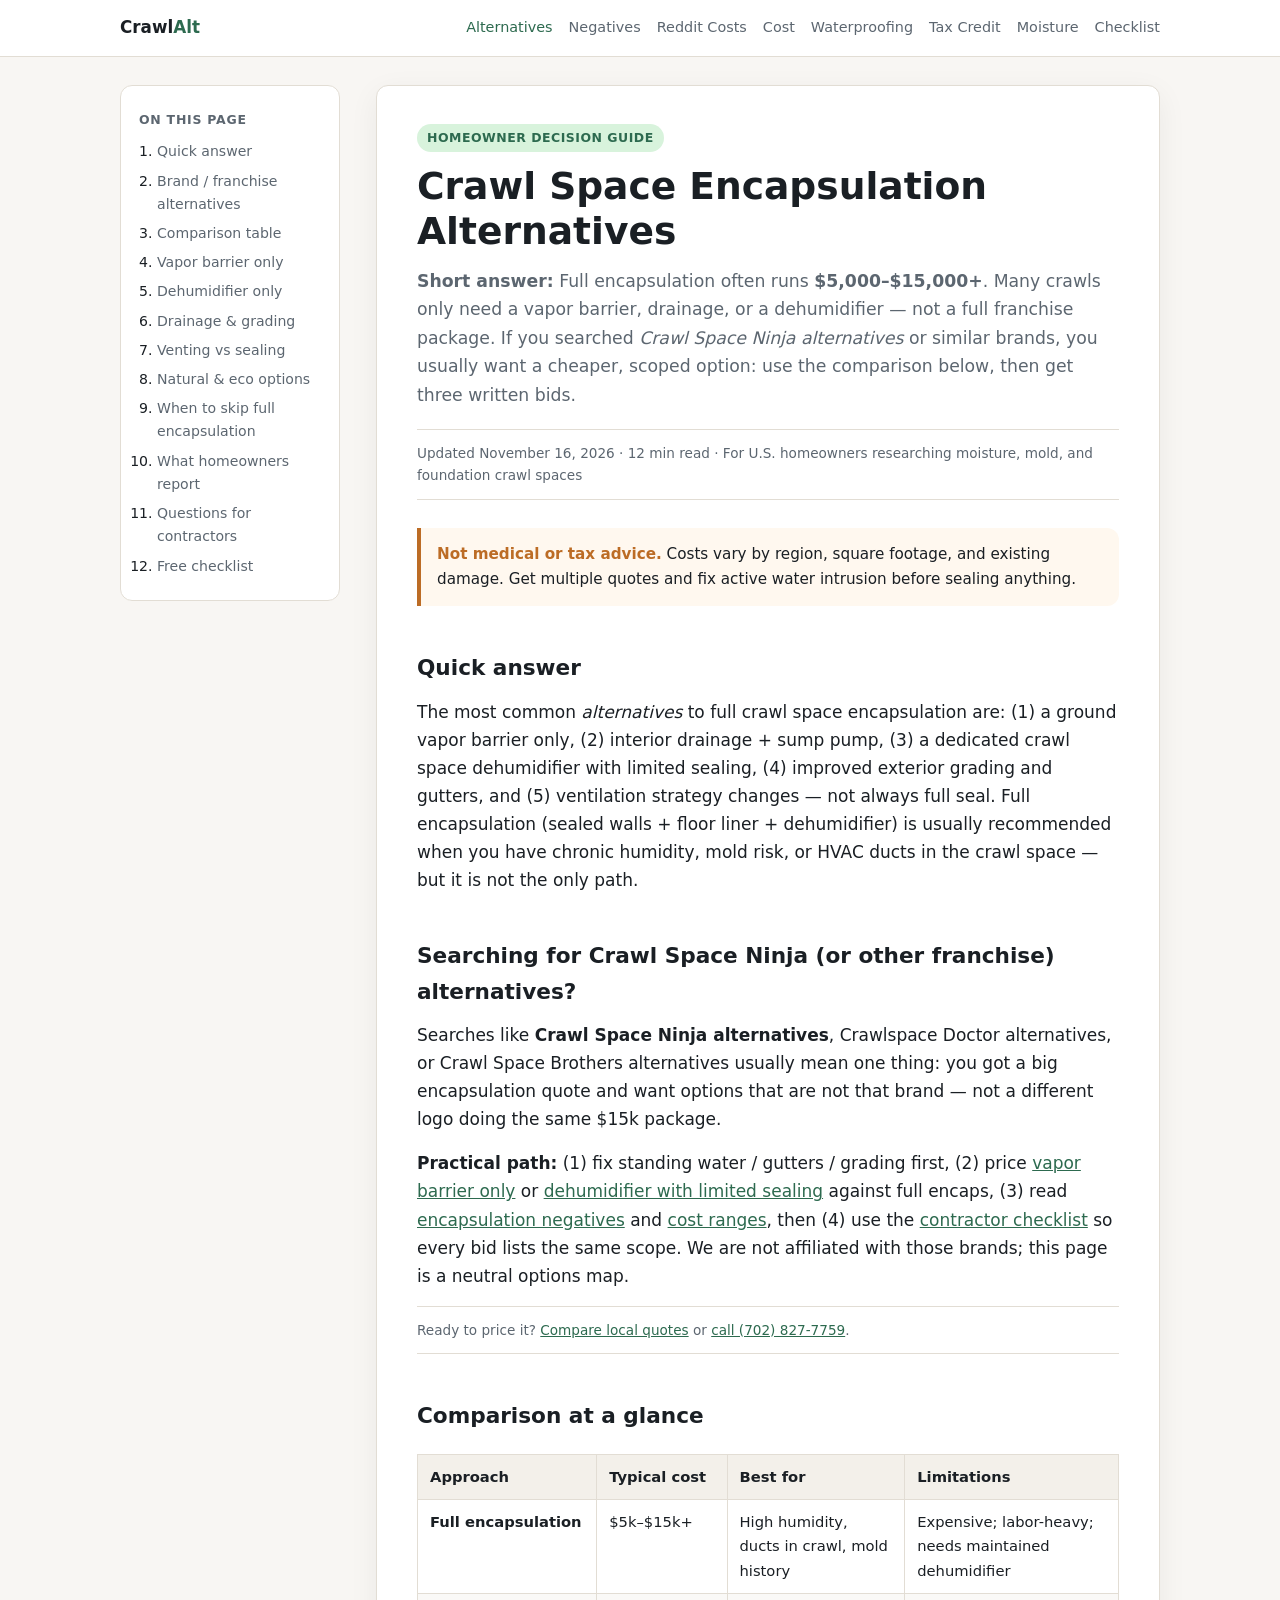
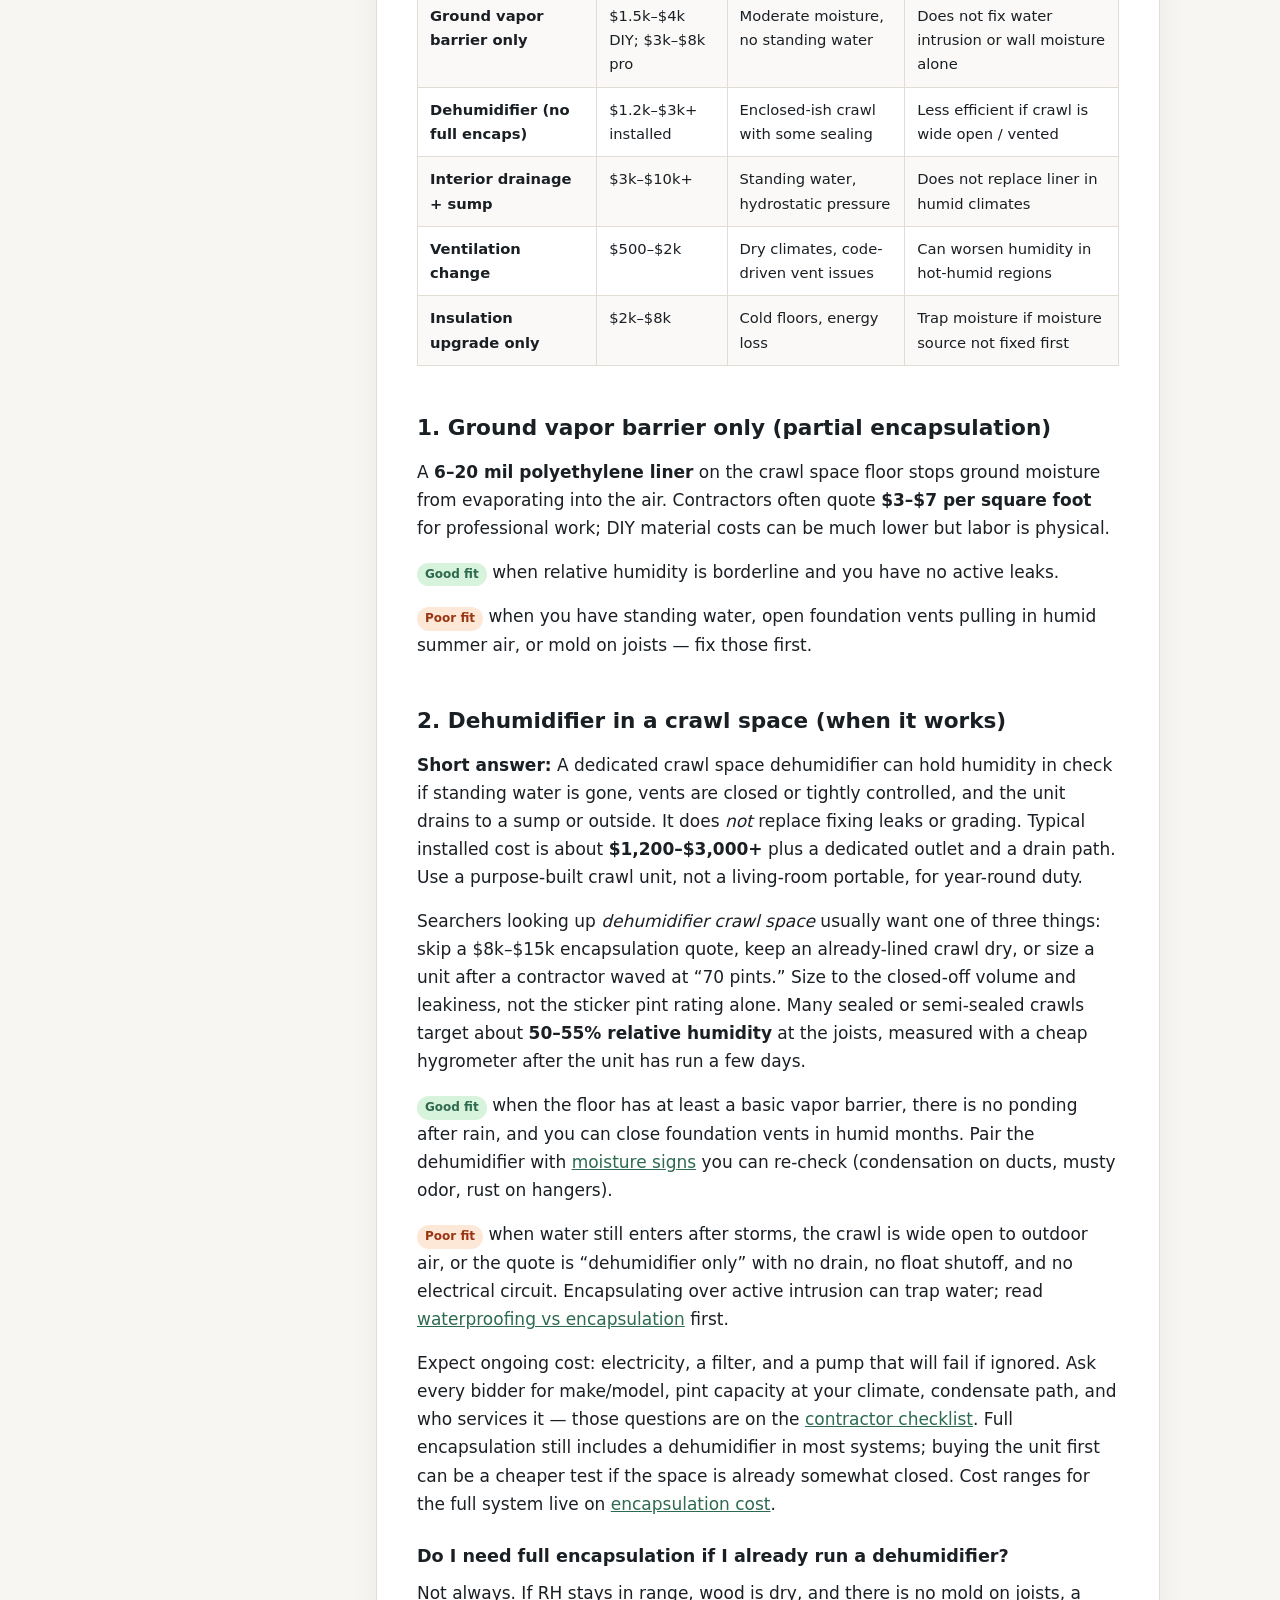
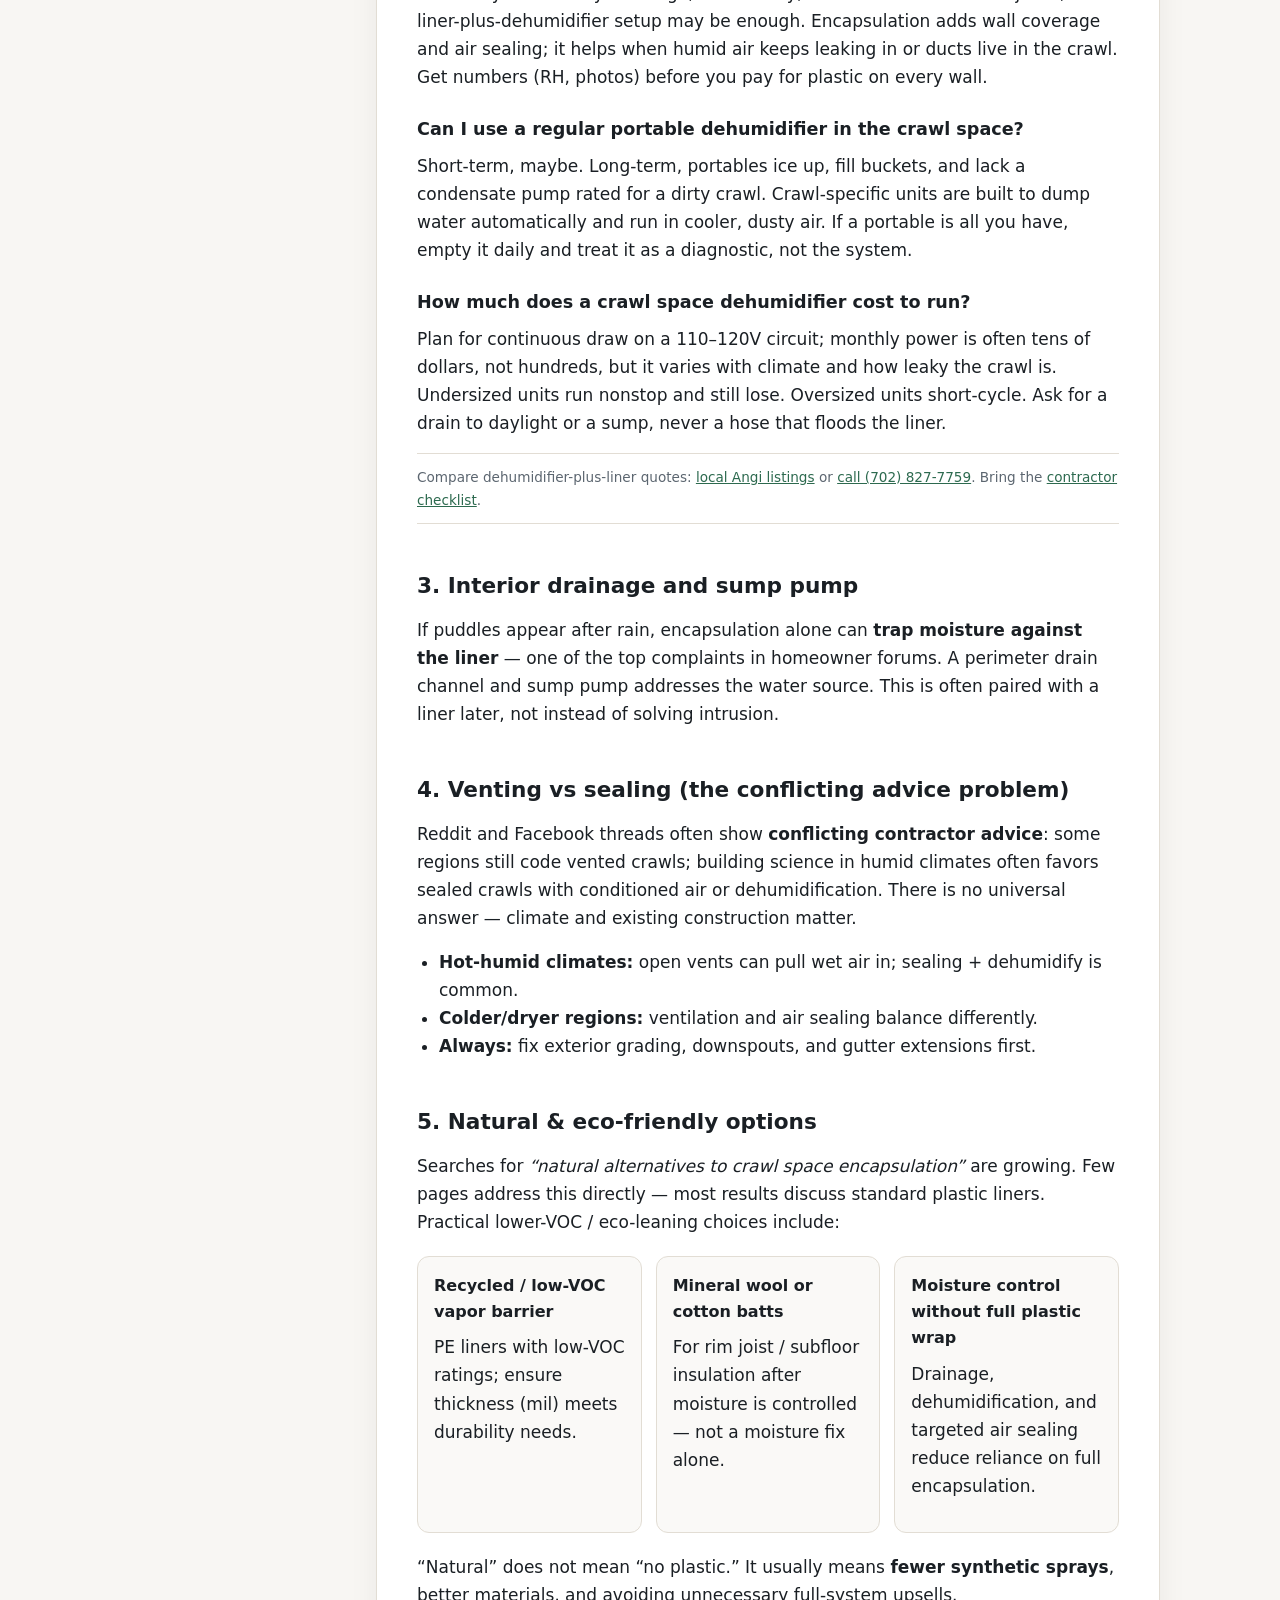
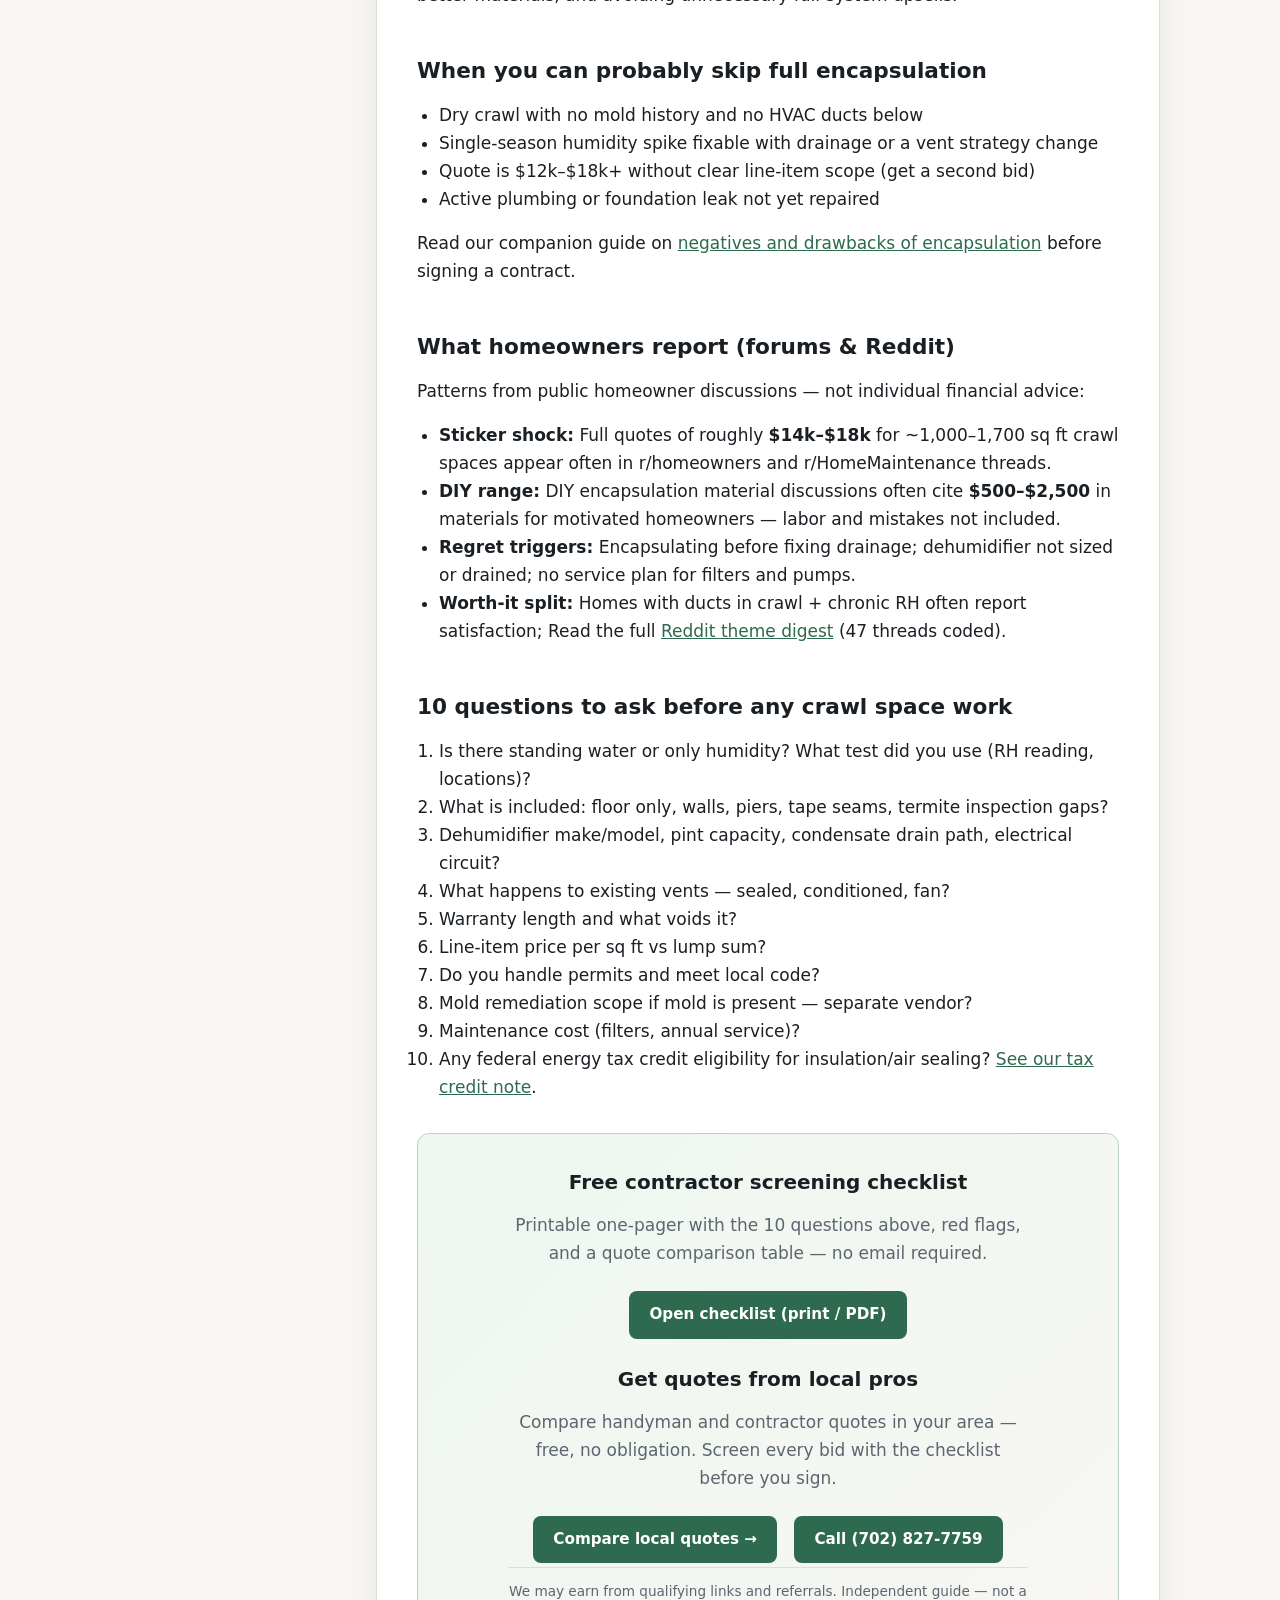
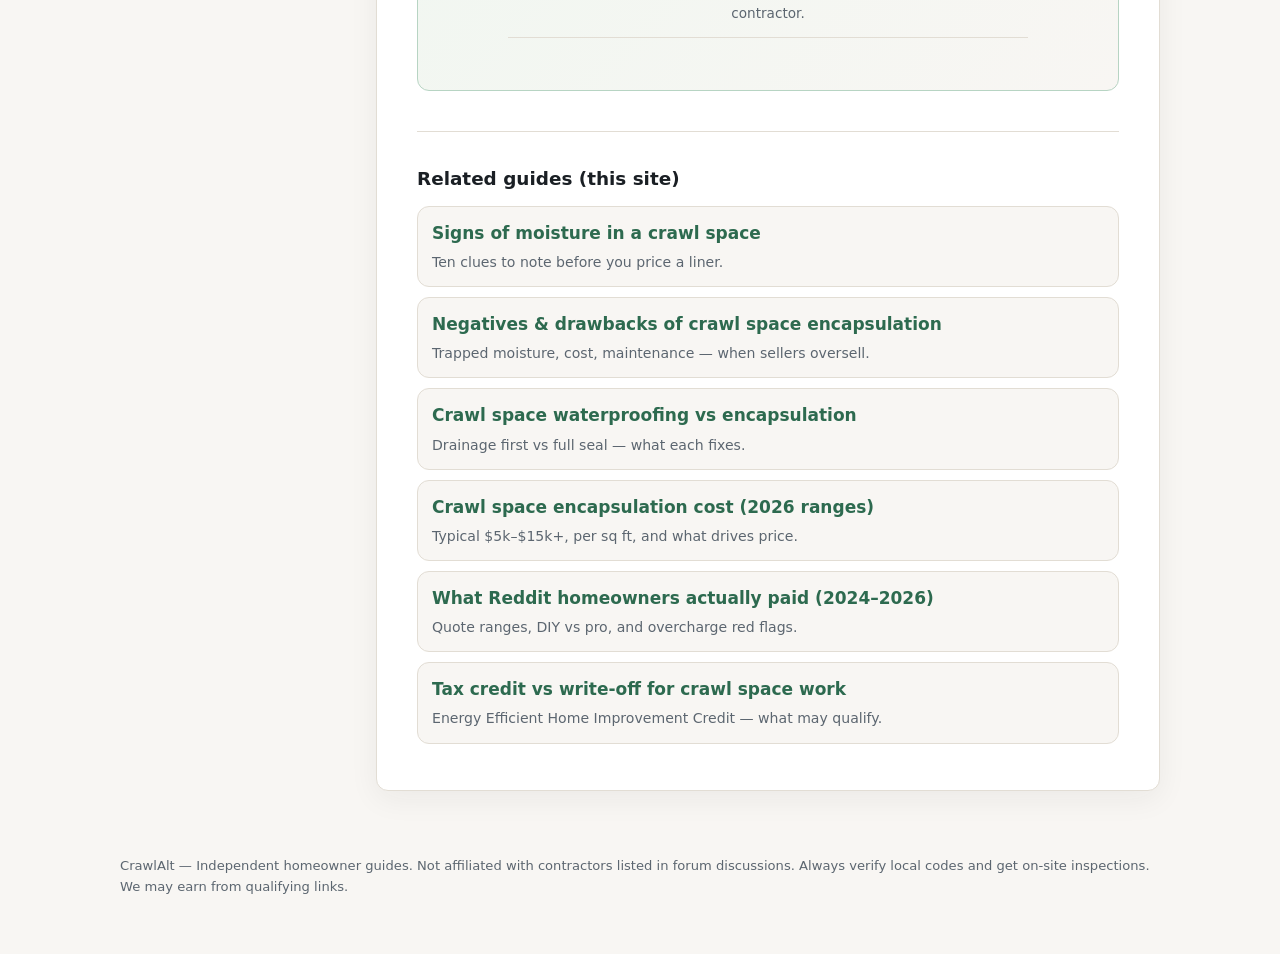
<file: index.html>
<!DOCTYPE html>
<html lang="en">
  <head>
    <meta charset="UTF-8" />
    <meta name="viewport" content="width=device-width, initial-scale=1.0" />
    <title>Crawl Space Encapsulation Alternatives (vs Ninja &amp; Franchise Quotes)</title>
    <meta
      name="description"
      content="Looking for Crawl Space Ninja alternatives or a cheaper path than a franchise encapsulation quote? Compare vapor barrier, dehumidifier, drainage, and when to skip full seal."
    />
    <link rel="stylesheet" href="css/style.css" />
    <link rel="canonical" href="https://crawlalt.com/" />
    <script type="application/ld+json">
      {
        "@context": "https://schema.org",
        "@type": "Article",
        "headline": "Crawl Space Encapsulation Alternatives (vs Ninja & Franchise Quotes)",
        "description": "Neutral comparison of moisture-control options when full crawl space encapsulation is too expensive or unnecessary — including what brand-alternative searches usually mean.",
        "datePublished": "2026-07-04",
        "dateModified": "2026-11-16",
        "author": { "@type": "Organization", "name": "Crawl Space Alternatives" }
      }
    </script>
  </head>
  <body>
    <header class="site-header">
      <div class="site-header-inner">
        <a class="brand" href="/">Crawl<span>Alt</span></a>
        <nav class="nav-links" aria-label="Primary">
          <a class="active" href="/">Alternatives</a>
          <a href="/negatives">Negatives</a>
          <a href="/diy-cost-reddit">Reddit Costs</a>
          <a href="/encapsulation-cost">Cost</a>
          <a href="/waterproofing-vs-encapsulation">Waterproofing</a>
          <a href="/tax-credit">Tax Credit</a>
          <a href="/moisture-signs">Moisture</a>
          <a href="/checklist">Checklist</a>
        </nav>
      </div>
    </header>

    <div class="layout">
      <aside class="toc" aria-label="Table of contents">
        <h2>On this page</h2>
        <ol>
          <li><a href="#tldr">Quick answer</a></li>
          <li><a href="#brand-alts">Brand / franchise alternatives</a></li>
          <li><a href="#compare">Comparison table</a></li>
          <li><a href="#vapor-barrier">Vapor barrier only</a></li>
          <li><a href="#dehumidifier">Dehumidifier only</a></li>
          <li><a href="#drainage">Drainage &amp; grading</a></li>
          <li><a href="#venting">Venting vs sealing</a></li>
          <li><a href="#natural">Natural &amp; eco options</a></li>
          <li><a href="#skip">When to skip full encapsulation</a></li>
          <li><a href="#community">What homeowners report</a></li>
          <li><a href="#contractors">Questions for contractors</a></li>
          <li><a href="#checklist-cta">Free checklist</a></li>
        </ol>
      </aside>

      <main>
        <article>
          <span class="eyebrow">Homeowner decision guide</span>
          <h1>Crawl Space Encapsulation Alternatives</h1>
          <p class="dek">
            <strong>Short answer:</strong> Full encapsulation often runs <strong>$5,000–$15,000+</strong>.
            Many crawls only need a vapor barrier, drainage, or a dehumidifier — not a full franchise package.
            If you searched <em>Crawl Space Ninja alternatives</em> or similar brands, you usually want a
            cheaper, scoped option: use the comparison below, then get three written bids.
          </p>
          <p class="meta">
            Updated November 16, 2026 · 12 min read · For U.S. homeowners researching moisture, mold, and
            foundation crawl spaces
          </p>

          <div class="callout">
            <strong>Not medical or tax advice.</strong> Costs vary by region, square footage, and existing
            damage. Get multiple quotes and fix active water intrusion before sealing anything.
          </div>

          <h2 id="tldr">Quick answer</h2>
          <p>
            The most common <em>alternatives</em> to full crawl space encapsulation are: (1) a ground vapor
            barrier only, (2) interior drainage + sump pump, (3) a dedicated crawl space dehumidifier with
            limited sealing, (4) improved exterior grading and gutters, and (5) ventilation strategy changes
            — not always full seal. Full encapsulation (sealed walls + floor liner + dehumidifier) is
            usually recommended when you have chronic humidity, mold risk, or HVAC ducts in the crawl space —
            but it is not the only path.
          </p>

          <h2 id="brand-alts">Searching for Crawl Space Ninja (or other franchise) alternatives?</h2>
          <p>
            Searches like <strong>Crawl Space Ninja alternatives</strong>, Crawlspace Doctor alternatives,
            or Crawl Space Brothers alternatives usually mean one thing: you got a big encapsulation quote
            and want options that are not that brand — not a different logo doing the same $15k package.
          </p>
          <p>
            <strong>Practical path:</strong> (1) fix standing water / gutters / grading first,
            (2) price <a href="#vapor-barrier">vapor barrier only</a> or
            <a href="#dehumidifier">dehumidifier with limited sealing</a> against full encaps,
            (3) read <a href="/negatives">encapsulation negatives</a> and
            <a href="/encapsulation-cost">cost ranges</a>, then
            (4) use the <a href="/checklist">contractor checklist</a> so every bid lists the same scope.
            We are not affiliated with those brands; this page is a neutral options map.
          </p>
          <p class="meta">
            Ready to price it?
            <a href="https://www.jdoqocy.com/click-101879827-17141193" rel="nofollow sponsored" target="_blank" referrerpolicy="no-referrer-when-downgrade">Compare local quotes</a>
            or
            <a href="tel:+17028277759">call (702) 827-7759</a>.
          </p>

          <h2 id="compare">Comparison at a glance</h2>
          <table>
            <thead>
              <tr>
                <th>Approach</th>
                <th>Typical cost</th>
                <th>Best for</th>
                <th>Limitations</th>
              </tr>
            </thead>
            <tbody>
              <tr>
                <td><strong>Full encapsulation</strong></td>
                <td>$5k–$15k+</td>
                <td>High humidity, ducts in crawl, mold history</td>
                <td>Expensive; labor-heavy; needs maintained dehumidifier</td>
              </tr>
              <tr>
                <td><strong>Ground vapor barrier only</strong></td>
                <td>$1.5k–$4k DIY; $3k–$8k pro</td>
                <td>Moderate moisture, no standing water</td>
                <td>Does not fix water intrusion or wall moisture alone</td>
              </tr>
              <tr>
                <td><strong>Dehumidifier (no full encaps)</strong></td>
                <td>$1.2k–$3k+ installed</td>
                <td>Enclosed-ish crawl with some sealing</td>
                <td>Less efficient if crawl is wide open / vented</td>
              </tr>
              <tr>
                <td><strong>Interior drainage + sump</strong></td>
                <td>$3k–$10k+</td>
                <td>Standing water, hydrostatic pressure</td>
                <td>Does not replace liner in humid climates</td>
              </tr>
              <tr>
                <td><strong>Ventilation change</strong></td>
                <td>$500–$2k</td>
                <td>Dry climates, code-driven vent issues</td>
                <td>Can worsen humidity in hot-humid regions</td>
              </tr>
              <tr>
                <td><strong>Insulation upgrade only</strong></td>
                <td>$2k–$8k</td>
                <td>Cold floors, energy loss</td>
                <td>Trap moisture if moisture source not fixed first</td>
              </tr>
            </tbody>
          </table>

          <h2 id="vapor-barrier">1. Ground vapor barrier only (partial encapsulation)</h2>
          <p>
            A <strong>6–20 mil polyethylene liner</strong> on the crawl space floor stops ground moisture
            from evaporating into the air. Contractors often quote <strong>$3–$7 per square foot</strong> for
            professional work; DIY material costs can be much lower but labor is physical.
          </p>
          <p><span class="tag">Good fit</span> when relative humidity is borderline and you have no active leaks.</p>
          <p>
            <span class="tag warn">Poor fit</span> when you have standing water, open foundation vents pulling
            in humid summer air, or mold on joists — fix those first.
          </p>

          <h2 id="dehumidifier">2. Dehumidifier in a crawl space (when it works)</h2>
          <p>
            <strong>Short answer:</strong> A dedicated crawl space dehumidifier can hold humidity in check
            if standing water is gone, vents are closed or tightly controlled, and the unit drains to a
            sump or outside. It does <em>not</em> replace fixing leaks or grading. Typical installed cost
            is about <strong>$1,200–$3,000+</strong> plus a dedicated outlet and a drain path. Use a
            purpose-built crawl unit, not a living-room portable, for year-round duty.
          </p>
          <p>
            Searchers looking up <em>dehumidifier crawl space</em> usually want one of three things: skip a
            $8k–$15k encapsulation quote, keep an already-lined crawl dry, or size a unit after a contractor
            waved at “70 pints.” Size to the closed-off volume and leakiness, not the sticker pint rating
            alone. Many sealed or semi-sealed crawls target about <strong>50–55% relative humidity</strong>
            at the joists, measured with a cheap hygrometer after the unit has run a few days.
          </p>
          <p>
            <span class="tag">Good fit</span> when the floor has at least a basic vapor barrier, there is
            no ponding after rain, and you can close foundation vents in humid months. Pair the dehumidifier
            with <a href="/moisture-signs">moisture signs</a> you can re-check (condensation on ducts, musty
            odor, rust on hangers).
          </p>
          <p>
            <span class="tag warn">Poor fit</span> when water still enters after storms, the crawl is wide
            open to outdoor air, or the quote is “dehumidifier only” with no drain, no float shutoff, and
            no electrical circuit. Encapsulating over active intrusion can trap water; read
            <a href="/waterproofing-vs-encapsulation">waterproofing vs encapsulation</a> first.
          </p>
          <p>
            Expect ongoing cost: electricity, a filter, and a pump that will fail if ignored. Ask every
            bidder for make/model, pint capacity at your climate, condensate path, and who services it —
            those questions are on the <a href="/checklist">contractor checklist</a>. Full encapsulation
            still includes a dehumidifier in most systems; buying the unit first can be a cheaper test if
            the space is already somewhat closed. Cost ranges for the full system live on
            <a href="/encapsulation-cost">encapsulation cost</a>.
          </p>
          <h3>Do I need full encapsulation if I already run a dehumidifier?</h3>
          <p>
            Not always. If RH stays in range, wood is dry, and there is no mold on joists, a liner-plus-dehumidifier
            setup may be enough. Encapsulation adds wall coverage and air sealing; it helps when humid air
            keeps leaking in or ducts live in the crawl. Get numbers (RH, photos) before you pay for plastic
            on every wall.
          </p>
          <h3>Can I use a regular portable dehumidifier in the crawl space?</h3>
          <p>
            Short-term, maybe. Long-term, portables ice up, fill buckets, and lack a condensate pump rated
            for a dirty crawl. Crawl-specific units are built to dump water automatically and run in cooler,
            dusty air. If a portable is all you have, empty it daily and treat it as a diagnostic, not the
            system.
          </p>
          <h3>How much does a crawl space dehumidifier cost to run?</h3>
          <p>
            Plan for continuous draw on a 110–120V circuit; monthly power is often tens of dollars, not
            hundreds, but it varies with climate and how leaky the crawl is. Undersized units run nonstop
            and still lose. Oversized units short-cycle. Ask for a drain to daylight or a sump, never a
            hose that floods the liner.
          </p>
          <p class="meta">
            Compare dehumidifier-plus-liner quotes:
            <a href="https://www.jdoqocy.com/click-101879827-17141193" rel="nofollow sponsored" target="_blank" referrerpolicy="no-referrer-when-downgrade">local Angi listings</a>
            or
            <a href="tel:+17028277759">call (702) 827-7759</a>.
            Bring the <a href="/checklist">contractor checklist</a>.
          </p>

          <h2 id="drainage">3. Interior drainage and sump pump</h2>
          <p>
            If puddles appear after rain, encapsulation alone can
            <strong>trap moisture against the liner</strong> — one of the top complaints in homeowner forums.
            A perimeter drain channel and sump pump addresses the water source. This is often paired with a
            liner later, not instead of solving intrusion.
          </p>

          <h2 id="venting">4. Venting vs sealing (the conflicting advice problem)</h2>
          <p>
            Reddit and Facebook threads often show <strong>conflicting contractor advice</strong>: some
            regions still code vented crawls; building science in humid climates often favors sealed crawls
            with conditioned air or dehumidification. There is no universal answer — climate and existing
            construction matter.
          </p>
          <ul>
            <li><strong>Hot-humid climates:</strong> open vents can pull wet air in; sealing + dehumidify is common.</li>
            <li><strong>Colder/dryer regions:</strong> ventilation and air sealing balance differently.</li>
            <li><strong>Always:</strong> fix exterior grading, downspouts, and gutter extensions first.</li>
          </ul>

          <h2 id="natural">5. Natural &amp; eco-friendly options</h2>
          <p>
            Searches for <em>“natural alternatives to crawl space encapsulation”</em> are growing. Few pages
            address this directly — most results discuss standard plastic liners. Practical lower-VOC /
            eco-leaning choices include:
          </p>
          <div class="card-grid">
            <div class="card">
              <h3>Recycled / low-VOC vapor barrier</h3>
              <p>PE liners with low-VOC ratings; ensure thickness (mil) meets durability needs.</p>
            </div>
            <div class="card">
              <h3>Mineral wool or cotton batts</h3>
              <p>For rim joist / subfloor insulation after moisture is controlled — not a moisture fix alone.</p>
            </div>
            <div class="card">
              <h3>Moisture control without full plastic wrap</h3>
              <p>Drainage, dehumidification, and targeted air sealing reduce reliance on full encapsulation.</p>
            </div>
          </div>
          <p>
            “Natural” does not mean “no plastic.” It usually means <strong>fewer synthetic sprays</strong>,
            better materials, and avoiding unnecessary full-system upsells.
          </p>

          <h2 id="skip">When you can probably skip full encapsulation</h2>
          <ul>
            <li>Dry crawl with no mold history and no HVAC ducts below</li>
            <li>Single-season humidity spike fixable with drainage or a vent strategy change</li>
            <li>Quote is $12k–$18k+ without clear line-item scope (get a second bid)</li>
            <li>Active plumbing or foundation leak not yet repaired</li>
          </ul>
          <p>
            Read our companion guide on
            <a href="/negatives">negatives and drawbacks of encapsulation</a> before signing a contract.
          </p>

          <h2 id="community">What homeowners report (forums &amp; Reddit)</h2>
          <p>Patterns from public homeowner discussions — not individual financial advice:</p>
          <ul>
            <li>
              <strong>Sticker shock:</strong> Full quotes of roughly <strong>$14k–$18k</strong> for ~1,000–1,700
              sq ft crawl spaces appear often in r/homeowners and r/HomeMaintenance threads.
            </li>
            <li>
              <strong>DIY range:</strong> DIY encapsulation material discussions often cite
              <strong>$500–$2,500</strong> in materials for motivated homeowners — labor and mistakes not
              included.
            </li>
            <li>
              <strong>Regret triggers:</strong> Encapsulating before fixing drainage; dehumidifier not sized or
              drained; no service plan for filters and pumps.
            </li>
            <li>
              <strong>Worth-it split:</strong> Homes with ducts in crawl + chronic RH often report satisfaction;
            Read the full <a href="/diy-cost-reddit#digest">Reddit theme digest</a> (47 threads coded).
            </li>
          </ul>

          <h2 id="contractors">10 questions to ask before any crawl space work</h2>
          <ol>
            <li>Is there standing water or only humidity? What test did you use (RH reading, locations)?</li>
            <li>What is included: floor only, walls, piers, tape seams, termite inspection gaps?</li>
            <li>Dehumidifier make/model, pint capacity, condensate drain path, electrical circuit?</li>
            <li>What happens to existing vents — sealed, conditioned, fan?</li>
            <li>Warranty length and what voids it?</li>
            <li>Line-item price per sq ft vs lump sum?</li>
            <li>Do you handle permits and meet local code?</li>
            <li>Mold remediation scope if mold is present — separate vendor?</li>
            <li>Maintenance cost (filters, annual service)?</li>
            <li>
              Any federal energy tax credit eligibility for insulation/air sealing?
              <a href="/tax-credit">See our tax credit note</a>.
            </li>
          </ol>

          <section class="cta-box" id="checklist-cta">
            <h2>Free contractor screening checklist</h2>
            <p>
              Printable one-pager with the 10 questions above, red flags, and a quote comparison table —
              no email required.
            </p>
            <p>
              <a class="btn-primary" href="/checklist">Open checklist (print / PDF)</a>
            </p>
            <h2>Get quotes from local pros</h2>
            <p>
              Compare handyman and contractor quotes in your area — free, no obligation. Screen every bid
              with the checklist before you sign.
            </p>
            <p class="cta-actions">
              <a
                class="btn-primary"
                href="https://www.jdoqocy.com/click-101879827-17141193"
                rel="nofollow sponsored"
                target="_blank"
                referrerpolicy="no-referrer-when-downgrade"
                >Compare local quotes →</a
              >
              <a class="btn-primary" href="tel:+17028277759">Call (702) 827-7759</a>
            </p>
            <p class="meta">
              We may earn from qualifying links and referrals. Independent guide — not a contractor.
            </p>
          </section>

          <section class="related">
            <h2>Related guides (this site)</h2>
            <ul>
              <li>
                <a href="/moisture-signs">Signs of moisture in a crawl space</a>
                <span>Ten clues to note before you price a liner.</span>
              </li>
              <li>
                <a href="/negatives">Negatives &amp; drawbacks of crawl space encapsulation</a>
                <span>Trapped moisture, cost, maintenance — when sellers oversell.</span>
              </li>
              <li>
                <a href="/waterproofing-vs-encapsulation">Crawl space waterproofing vs encapsulation</a>
                <span>Drainage first vs full seal — what each fixes.</span>
              </li>
              <li>
                <a href="/encapsulation-cost">Crawl space encapsulation cost (2026 ranges)</a>
                <span>Typical $5k–$15k+, per sq ft, and what drives price.</span>
              </li>
              <li>
                <a href="/diy-cost-reddit">What Reddit homeowners actually paid (2024–2026)</a>
                <span>Quote ranges, DIY vs pro, and overcharge red flags.</span>
              </li>
              <li>
                <a href="/tax-credit">Tax credit vs write-off for crawl space work</a>
                <span>Energy Efficient Home Improvement Credit — what may qualify.</span>
              </li>
            </ul>
          </section>
        </article>
      </main>
    </div>

    <footer class="site-footer">
      <p>
        CrawlAlt — Independent homeowner guides. Not affiliated with contractors listed in forum discussions.
        Always verify local codes and get on-site inspections. We may earn from qualifying links.
      </p>
    </footer>
  </body>
</html>
</file>
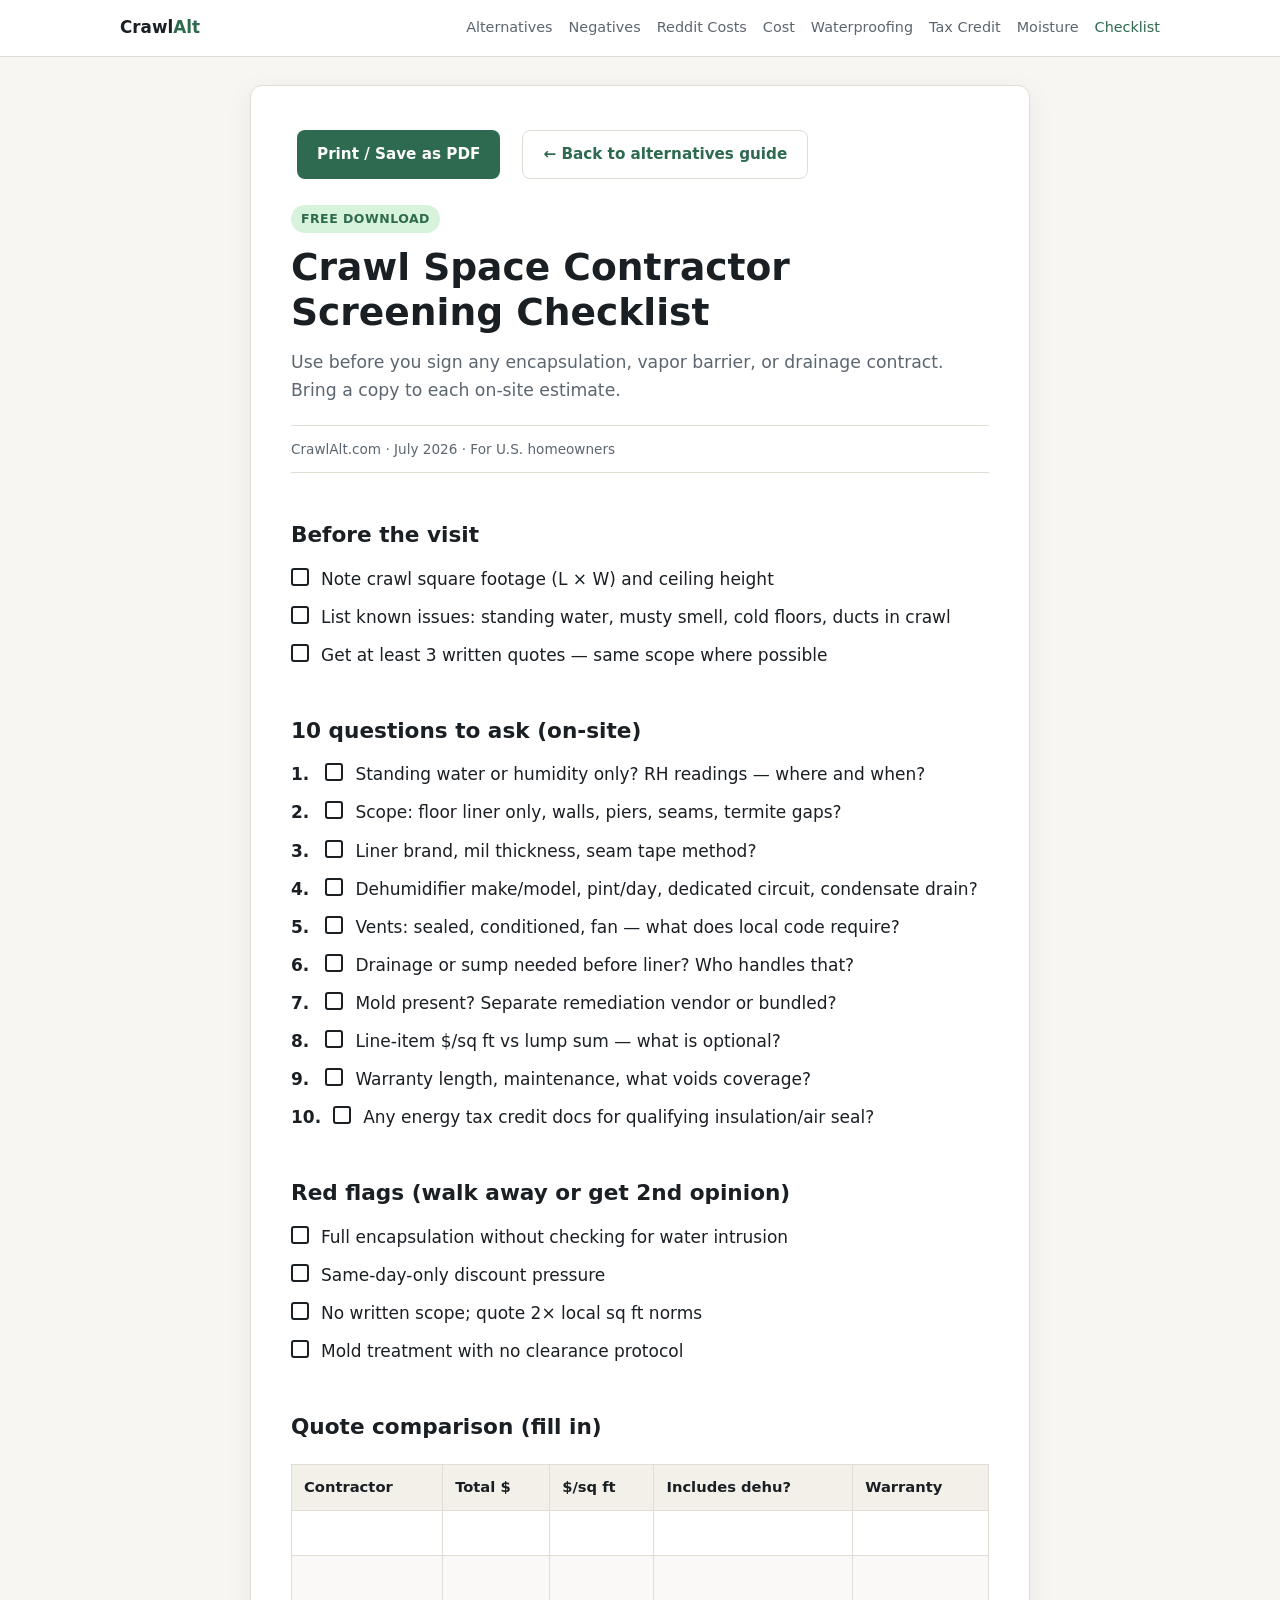
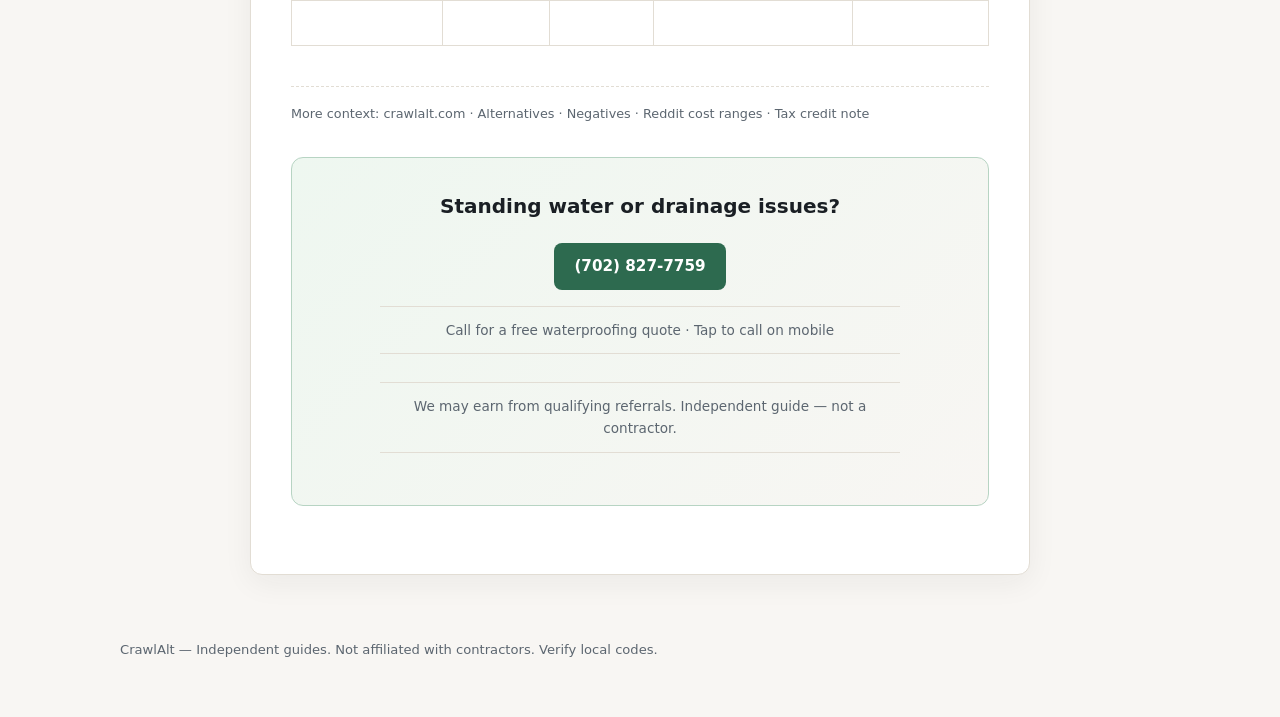
<file: checklist.html>
<!DOCTYPE html>
<html lang="en">
  <head>
    <meta charset="UTF-8" />
    <meta name="viewport" content="width=device-width, initial-scale=1.0" />
    <title>Contractor Screening Checklist — Crawl Space Work</title>
    <meta
      name="description"
      content="Free printable checklist: 10 questions and scope items before signing a crawl space encapsulation or moisture-control contract."
    />
    <link rel="stylesheet" href="css/style.css" />
    <link rel="canonical" href="https://crawlalt.com/checklist" />
  </head>
  <body class="checklist-page">
    <header class="site-header no-print">
      <div class="site-header-inner">
        <a class="brand" href="/">Crawl<span>Alt</span></a>
        <nav class="nav-links" aria-label="Primary">
          <a href="/">Alternatives</a>
          <a href="/negatives">Negatives</a>
          <a href="/diy-cost-reddit">Reddit Costs</a>
          <a href="/encapsulation-cost">Cost</a>
          <a href="/waterproofing-vs-encapsulation">Waterproofing</a>
          <a href="/tax-credit">Tax Credit</a>
          <a href="/moisture-signs">Moisture</a>
          <a class="active" href="/checklist">Checklist</a>
        </nav>
      </div>
    </header>

    <div class="layout layout-single">
      <main>
        <article class="checklist-doc">
          <div class="no-print cta-bar">
            <button type="button" class="btn-primary" onclick="window.print()">Print / Save as PDF</button>
            <a class="btn-ghost" href="/">← Back to alternatives guide</a>
          </div>

          <span class="eyebrow">Free download</span>
          <h1>Crawl Space Contractor Screening Checklist</h1>
          <p class="dek">
            Use before you sign any encapsulation, vapor barrier, or drainage contract. Bring a copy to
            each on-site estimate.
          </p>
          <p class="meta">CrawlAlt.com · July 2026 · For U.S. homeowners</p>

          <h2>Before the visit</h2>
          <ul class="check-list">
            <li><span class="box"></span> Note crawl square footage (L × W) and ceiling height</li>
            <li><span class="box"></span> List known issues: standing water, musty smell, cold floors, ducts in crawl</li>
            <li><span class="box"></span> Get at least 3 written quotes — same scope where possible</li>
          </ul>

          <h2>10 questions to ask (on-site)</h2>
          <ol class="check-list numbered">
            <li><span class="box"></span> Standing water or humidity only? RH readings — where and when?</li>
            <li><span class="box"></span> Scope: floor liner only, walls, piers, seams, termite gaps?</li>
            <li><span class="box"></span> Liner brand, mil thickness, seam tape method?</li>
            <li><span class="box"></span> Dehumidifier make/model, pint/day, dedicated circuit, condensate drain?</li>
            <li><span class="box"></span> Vents: sealed, conditioned, fan — what does local code require?</li>
            <li><span class="box"></span> Drainage or sump needed before liner? Who handles that?</li>
            <li><span class="box"></span> Mold present? Separate remediation vendor or bundled?</li>
            <li><span class="box"></span> Line-item $/sq ft vs lump sum — what is optional?</li>
            <li><span class="box"></span> Warranty length, maintenance, what voids coverage?</li>
            <li><span class="box"></span> Any energy tax credit docs for qualifying insulation/air seal?</li>
          </ol>

          <h2>Red flags (walk away or get 2nd opinion)</h2>
          <ul class="check-list">
            <li><span class="box"></span> Full encapsulation without checking for water intrusion</li>
            <li><span class="box"></span> Same-day-only discount pressure</li>
            <li><span class="box"></span> No written scope; quote 2× local sq ft norms</li>
            <li><span class="box"></span> Mold treatment with no clearance protocol</li>
          </ul>

          <h2>Quote comparison (fill in)</h2>
          <table class="fill-table">
            <thead>
              <tr>
                <th>Contractor</th>
                <th>Total $</th>
                <th>$/sq ft</th>
                <th>Includes dehu?</th>
                <th>Warranty</th>
              </tr>
            </thead>
            <tbody>
              <tr><td>&nbsp;</td><td></td><td></td><td></td><td></td></tr>
              <tr><td>&nbsp;</td><td></td><td></td><td></td><td></td></tr>
              <tr><td>&nbsp;</td><td></td><td></td><td></td><td></td></tr>
            </tbody>
          </table>

          <p class="print-footer">
            More context: crawlalt.com · Alternatives · Negatives · Reddit cost ranges · Tax credit note
          </p>

          <section class="cta-box no-print" aria-label="Get local quotes">
            <h2>Standing water or drainage issues?</h2>
            <p>
              <a class="btn-primary" href="tel:+17028277759">(702) 827-7759</a>
            </p>
            <p class="meta">Call for a free waterproofing quote · Tap to call on mobile</p>
            <p class="meta">
              We may earn from qualifying referrals. Independent guide — not a contractor.
            </p>
          </section>
        </article>
      </main>
    </div>

    <footer class="site-footer no-print">
      <p>CrawlAlt — Independent guides. Not affiliated with contractors. Verify local codes.</p>
    </footer>
  </body>
</html>
</file>
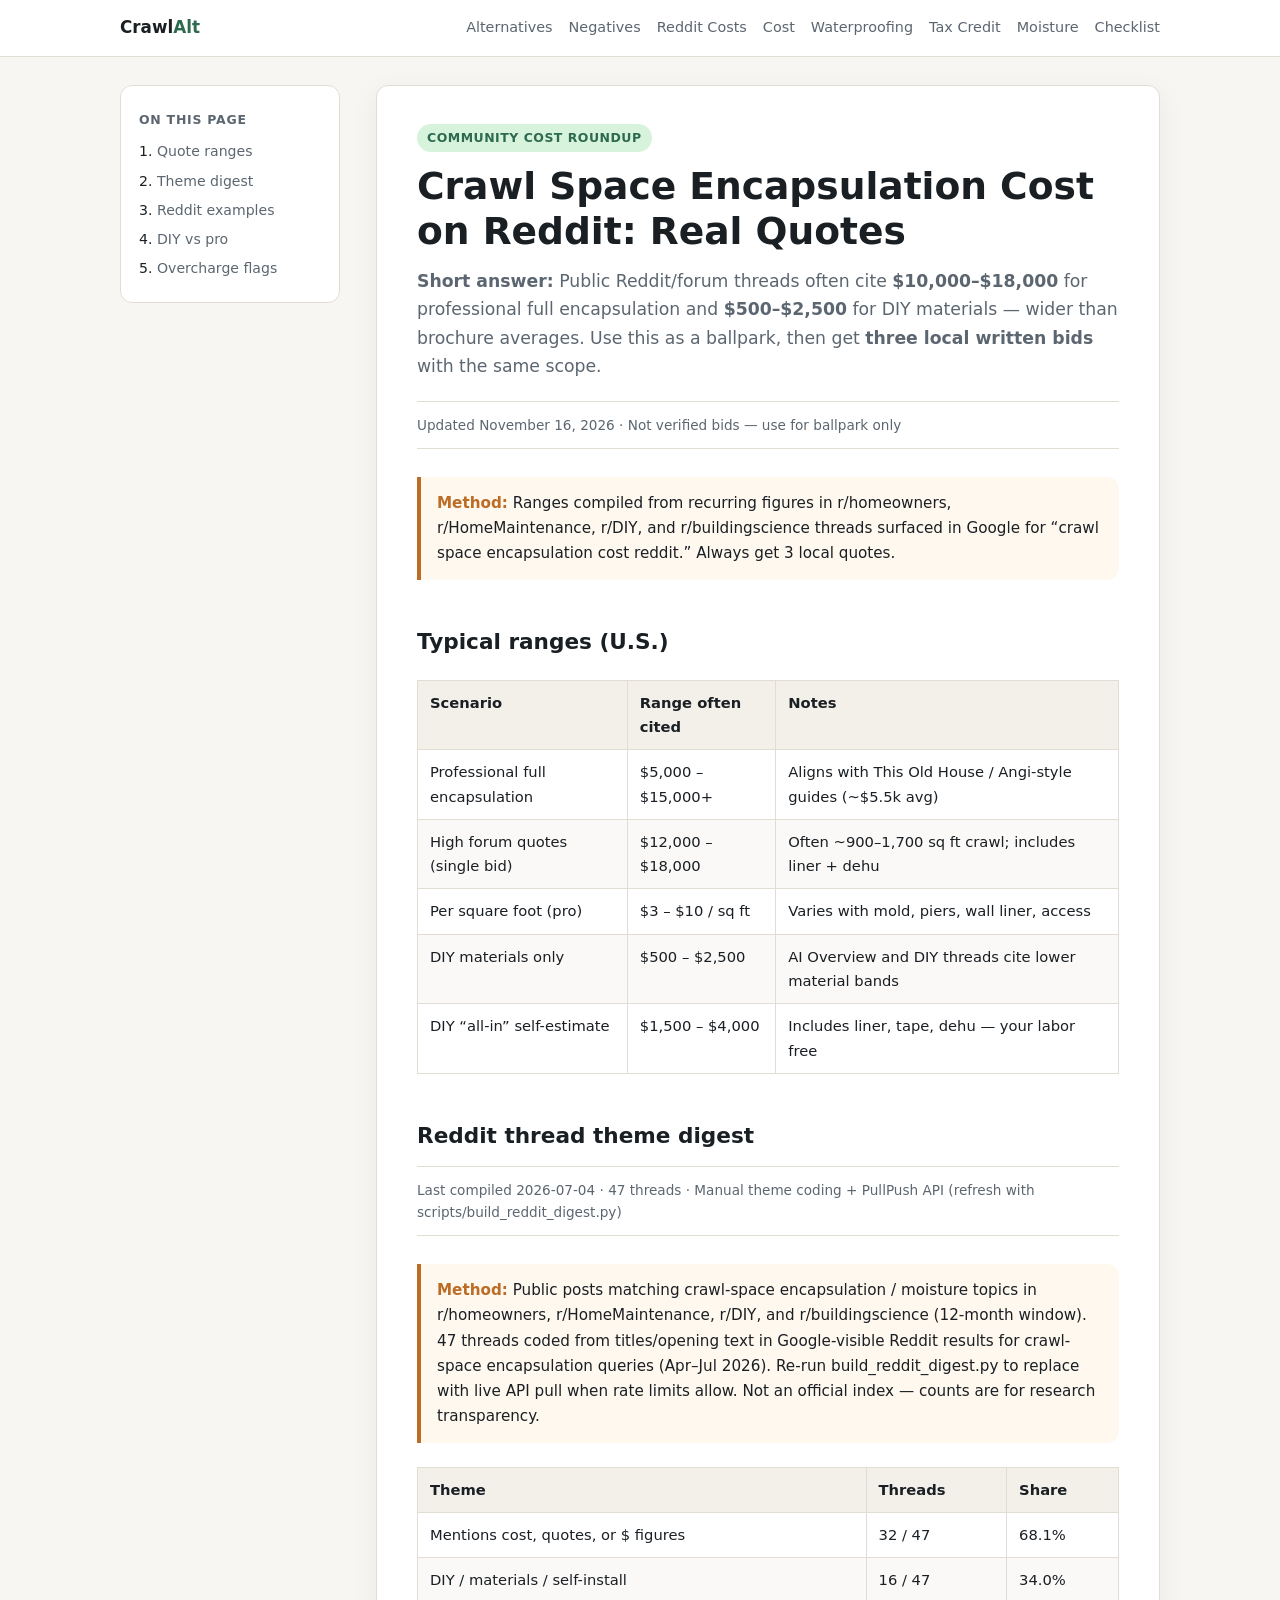
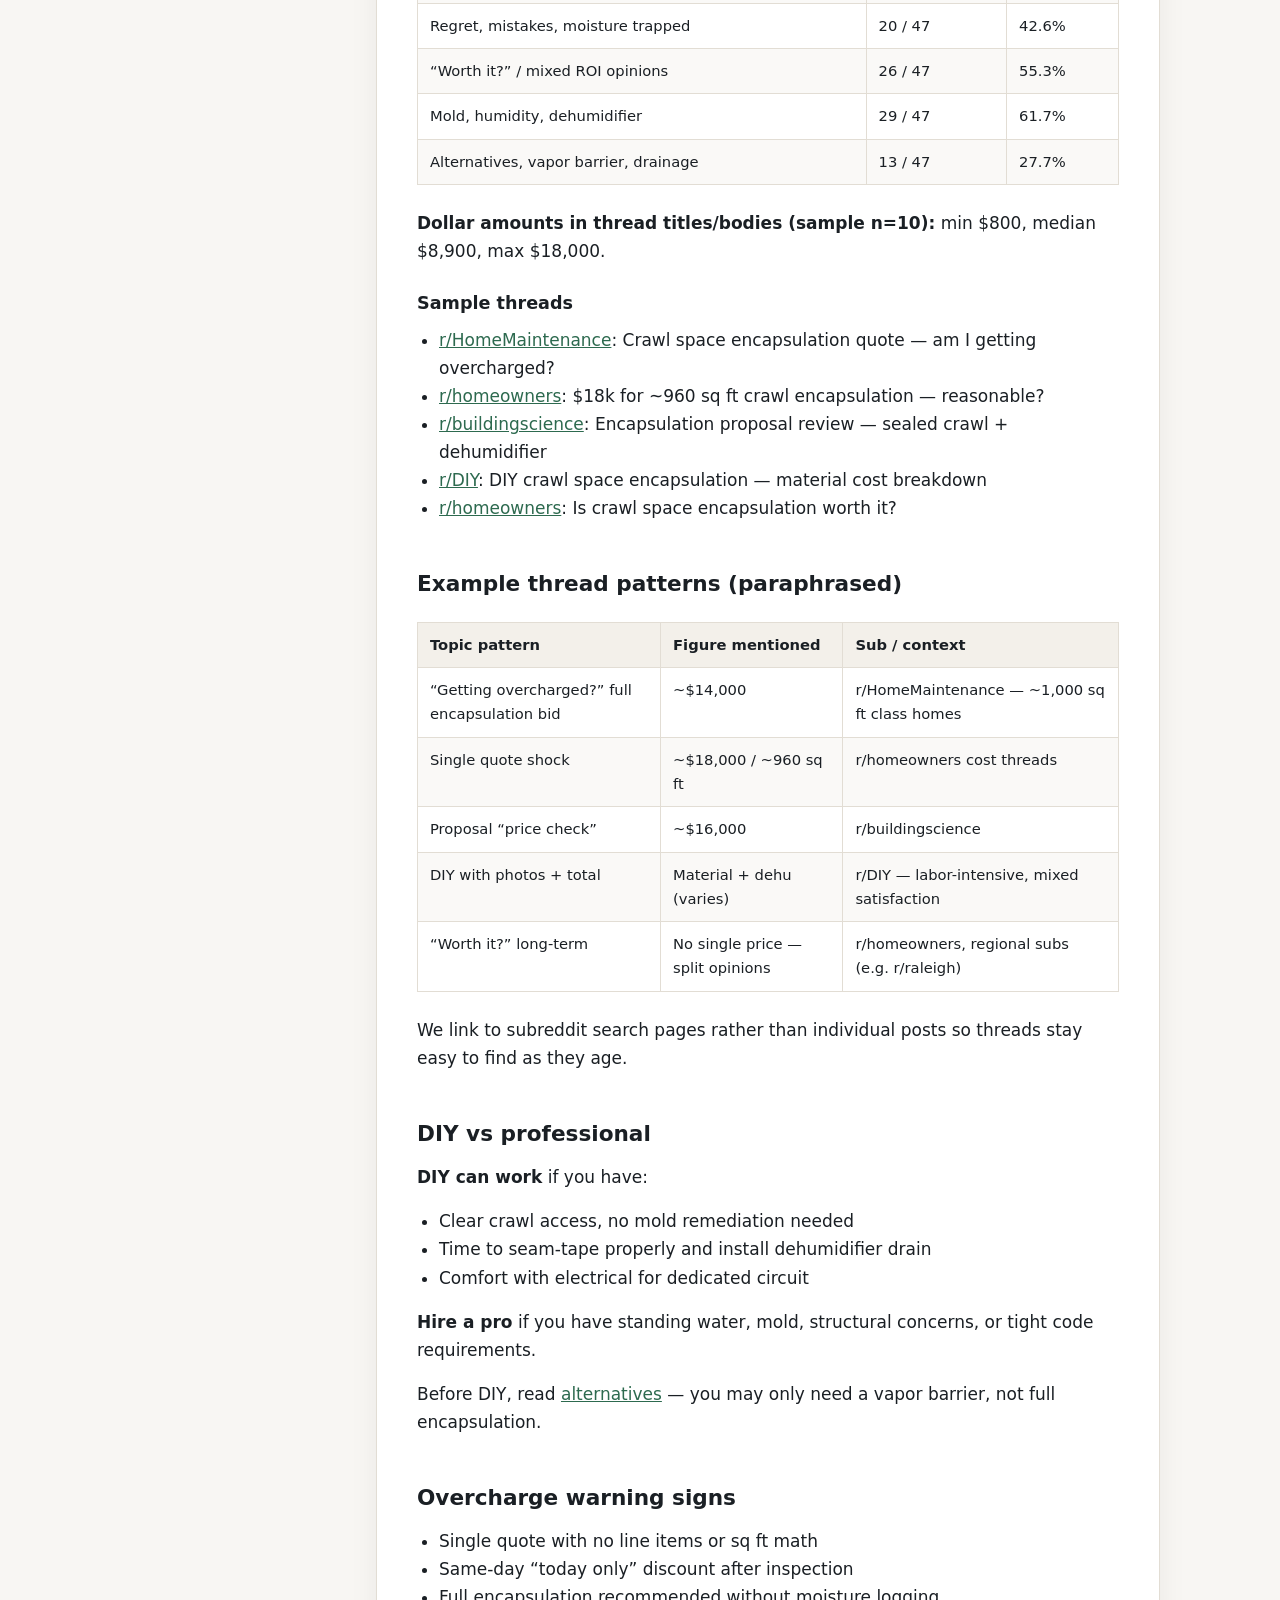
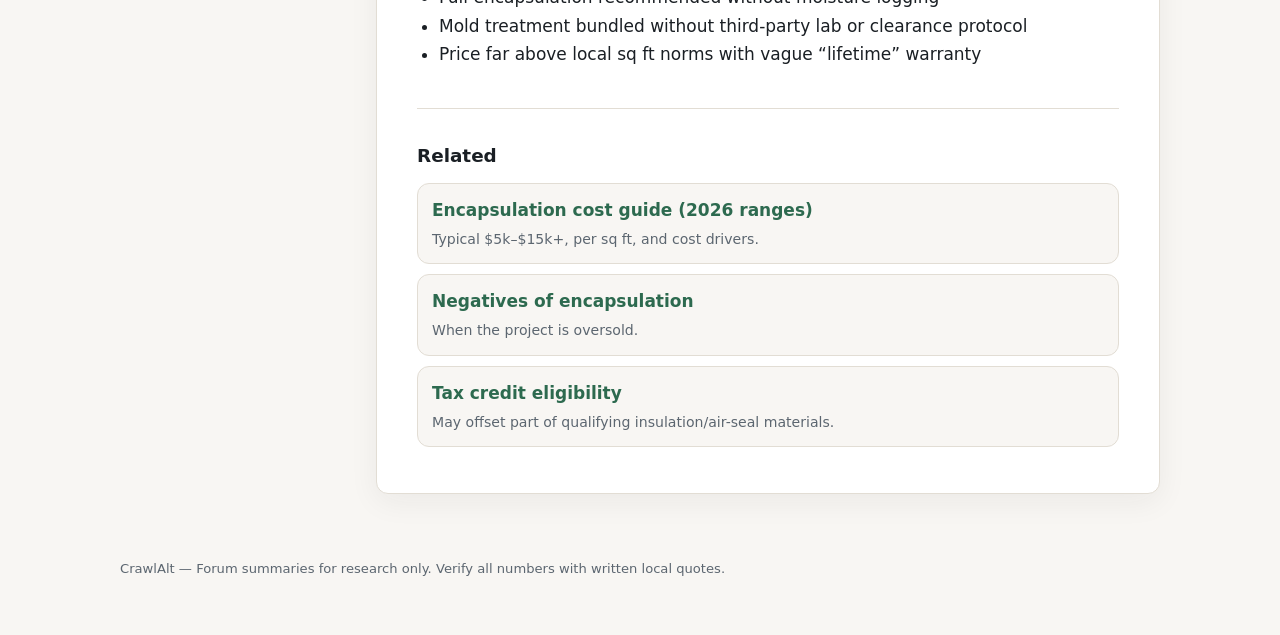
<file: diy-cost-reddit.html>
<!DOCTYPE html>
<html lang="en">
  <head>
    <meta charset="UTF-8" />
    <meta name="viewport" content="width=device-width, initial-scale=1.0" />
    <title>Crawl Space Encapsulation Cost Reddit: What Owners Really Paid (2026)</title>
    <meta
      name="description"
      content="Crawl space encapsulation cost Reddit roundup: pro bids often $10k–$18k, DIY materials $500–$2,500, and overcharge red flags before you sign."
    />
    <link rel="stylesheet" href="css/style.css" />
    <link rel="canonical" href="https://crawlalt.com/diy-cost-reddit" />
  </head>
  <body>
    <header class="site-header">
      <div class="site-header-inner">
        <a class="brand" href="/">Crawl<span>Alt</span></a>
        <nav class="nav-links" aria-label="Primary">
          <a href="/">Alternatives</a>
          <a href="/negatives">Negatives</a>
          <a href="/diy-cost-reddit">Reddit Costs</a>
          <a href="/encapsulation-cost">Cost</a>
          <a href="/waterproofing-vs-encapsulation">Waterproofing</a>
          <a href="/tax-credit">Tax Credit</a>
          <a href="/moisture-signs">Moisture</a>
          <a href="/checklist">Checklist</a>
        </nav>
      </div>
    </header>

    <div class="layout">
      <aside class="toc">
        <h2>On this page</h2>
        <ol>
          <li><a href="#ranges">Quote ranges</a></li>
          <li><a href="#digest">Theme digest</a></li>
          <li><a href="#table">Reddit examples</a></li>
          <li><a href="#diy">DIY vs pro</a></li>
          <li><a href="#flags">Overcharge flags</a></li>
        </ol>
      </aside>

      <main>
        <article>
          <span class="eyebrow">Community cost roundup</span>
          <h1>Crawl Space Encapsulation Cost on Reddit: Real Quotes</h1>
          <p class="dek">
            <strong>Short answer:</strong> Public Reddit/forum threads often cite
            <strong>$10,000–$18,000</strong> for professional full encapsulation and
            <strong>$500–$2,500</strong> for DIY materials — wider than brochure averages.
            Use this as a ballpark, then get <strong>three local written bids</strong> with the same scope.
          </p>
          <p class="meta">Updated November 16, 2026 · Not verified bids — use for ballpark only</p>

          <div class="callout">
            <strong>Method:</strong> Ranges compiled from recurring figures in r/homeowners,
            r/HomeMaintenance, r/DIY, and r/buildingscience threads surfaced in Google for
            “crawl space encapsulation cost reddit.” Always get 3 local quotes.
          </div>

          <h2 id="ranges">Typical ranges (U.S.)</h2>
          <table>
            <thead>
              <tr>
                <th>Scenario</th>
                <th>Range often cited</th>
                <th>Notes</th>
              </tr>
            </thead>
            <tbody>
              <tr>
                <td>Professional full encapsulation</td>
                <td>$5,000 – $15,000+</td>
                <td>Aligns with This Old House / Angi-style guides (~$5.5k avg)</td>
              </tr>
              <tr>
                <td>High forum quotes (single bid)</td>
                <td>$12,000 – $18,000</td>
                <td>Often ~900–1,700 sq ft crawl; includes liner + dehu</td>
              </tr>
              <tr>
                <td>Per square foot (pro)</td>
                <td>$3 – $10 / sq ft</td>
                <td>Varies with mold, piers, wall liner, access</td>
              </tr>
              <tr>
                <td>DIY materials only</td>
                <td>$500 – $2,500</td>
                <td>AI Overview and DIY threads cite lower material bands</td>
              </tr>
              <tr>
                <td>DIY “all-in” self-estimate</td>
                <td>$1,500 – $4,000</td>
                <td>Includes liner, tape, dehu — your labor free</td>
              </tr>
            </tbody>
          </table>

          <h2 id="digest">Reddit thread theme digest</h2>
          <p class="meta">Last compiled 2026-07-04 · 47 threads · Manual theme coding + PullPush API (refresh with scripts/build_reddit_digest.py)</p>
          <div class="callout">
            <strong>Method:</strong> Public posts matching crawl-space encapsulation / moisture topics
            in r/homeowners, r/HomeMaintenance, r/DIY, and r/buildingscience (12-month window).
            47 threads coded from titles/opening text in Google-visible Reddit results for crawl-space encapsulation queries (Apr–Jul 2026). Re-run build_reddit_digest.py to replace with live API pull when rate limits allow. Not an official index — counts are for research transparency.
          </div>
          <table>
            <thead>
              <tr>
                <th>Theme</th>
                <th>Threads</th>
                <th>Share</th>
              </tr>
            </thead>
            <tbody>
              <tr>
                <td>Mentions cost, quotes, or $ figures</td>
                <td>32 / 47</td>
                <td>68.1%</td>
              </tr>
              <tr>
                <td>DIY / materials / self-install</td>
                <td>16 / 47</td>
                <td>34.0%</td>
              </tr>
              <tr>
                <td>Regret, mistakes, moisture trapped</td>
                <td>20 / 47</td>
                <td>42.6%</td>
              </tr>
              <tr>
                <td>“Worth it?” / mixed ROI opinions</td>
                <td>26 / 47</td>
                <td>55.3%</td>
              </tr>
              <tr>
                <td>Mold, humidity, dehumidifier</td>
                <td>29 / 47</td>
                <td>61.7%</td>
              </tr>
              <tr>
                <td>Alternatives, vapor barrier, drainage</td>
                <td>13 / 47</td>
                <td>27.7%</td>
              </tr>
            </tbody>
          </table>
          <p><strong>Dollar amounts in thread titles/bodies (sample n=10):</strong> min $800, median $8,900, max $18,000.</p>
          <h3>Sample threads</h3>
          <ul>
              <li><a href="https://www.reddit.com/r/HomeMaintenance/search/?q=crawl+space+encapsulation+quote" rel="noopener noreferrer">r/HomeMaintenance</a>: Crawl space encapsulation quote — am I getting overcharged?</li>
              <li><a href="https://www.reddit.com/r/homeowners/search/?q=crawl+space+encapsulation+18000" rel="noopener noreferrer">r/homeowners</a>: $18k for ~960 sq ft crawl encapsulation — reasonable?</li>
              <li><a href="https://www.reddit.com/r/buildingscience/search/?q=crawl+space+encapsulation" rel="noopener noreferrer">r/buildingscience</a>: Encapsulation proposal review — sealed crawl + dehumidifier</li>
              <li><a href="https://www.reddit.com/r/DIY/search/?q=crawl+space+encapsulation+diy" rel="noopener noreferrer">r/DIY</a>: DIY crawl space encapsulation — material cost breakdown</li>
              <li><a href="https://www.reddit.com/r/homeowners/search/?q=crawl+space+encapsulation+worth+it" rel="noopener noreferrer">r/homeowners</a>: Is crawl space encapsulation worth it?</li>
          </ul>

          <h2 id="table">Example thread patterns (paraphrased)</h2>
          <table>
            <thead>
              <tr>
                <th>Topic pattern</th>
                <th>Figure mentioned</th>
                <th>Sub / context</th>
              </tr>
            </thead>
            <tbody>
              <tr>
                <td>“Getting overcharged?” full encapsulation bid</td>
                <td>~$14,000</td>
                <td>r/HomeMaintenance — ~1,000 sq ft class homes</td>
              </tr>
              <tr>
                <td>Single quote shock</td>
                <td>~$18,000 / ~960 sq ft</td>
                <td>r/homeowners cost threads</td>
              </tr>
              <tr>
                <td>Proposal “price check”</td>
                <td>~$16,000</td>
                <td>r/buildingscience</td>
              </tr>
              <tr>
                <td>DIY with photos + total</td>
                <td>Material + dehu (varies)</td>
                <td>r/DIY — labor-intensive, mixed satisfaction</td>
              </tr>
              <tr>
                <td>“Worth it?” long-term</td>
                <td>No single price — split opinions</td>
                <td>r/homeowners, regional subs (e.g. r/raleigh)</td>
              </tr>
            </tbody>
          </table>
          <p>
            We link to subreddit search pages rather than individual posts so threads stay easy to find as
            they age.
          </p>

          <h2 id="diy">DIY vs professional</h2>
          <p><strong>DIY can work</strong> if you have:</p>
          <ul>
            <li>Clear crawl access, no mold remediation needed</li>
            <li>Time to seam-tape properly and install dehumidifier drain</li>
            <li>Comfort with electrical for dedicated circuit</li>
          </ul>
          <p><strong>Hire a pro</strong> if you have standing water, mold, structural concerns, or tight code requirements.</p>
          <p>
            Before DIY, read <a href="/">alternatives</a> — you may only need a vapor barrier, not full encapsulation.
          </p>

          <h2 id="flags">Overcharge warning signs</h2>
          <ul>
            <li>Single quote with no line items or sq ft math</li>
            <li>Same-day “today only” discount after inspection</li>
            <li>Full encapsulation recommended without moisture logging</li>
            <li>Mold treatment bundled without third-party lab or clearance protocol</li>
            <li>Price far above local sq ft norms with vague “lifetime” warranty</li>
          </ul>

          <section class="related">
            <h2>Related</h2>
            <ul>
              <li>
                <a href="/encapsulation-cost">Encapsulation cost guide (2026 ranges)</a>
                <span>Typical $5k–$15k+, per sq ft, and cost drivers.</span>
              </li>
              <li>
                <a href="/negatives">Negatives of encapsulation</a>
                <span>When the project is oversold.</span>
              </li>
              <li>
                <a href="/tax-credit">Tax credit eligibility</a>
                <span>May offset part of qualifying insulation/air-seal materials.</span>
              </li>
            </ul>
          </section>
        </article>
      </main>
    </div>

    <footer class="site-footer">
      <p>CrawlAlt — Forum summaries for research only. Verify all numbers with written local quotes.</p>
    </footer>
  </body>
</html>
</file>
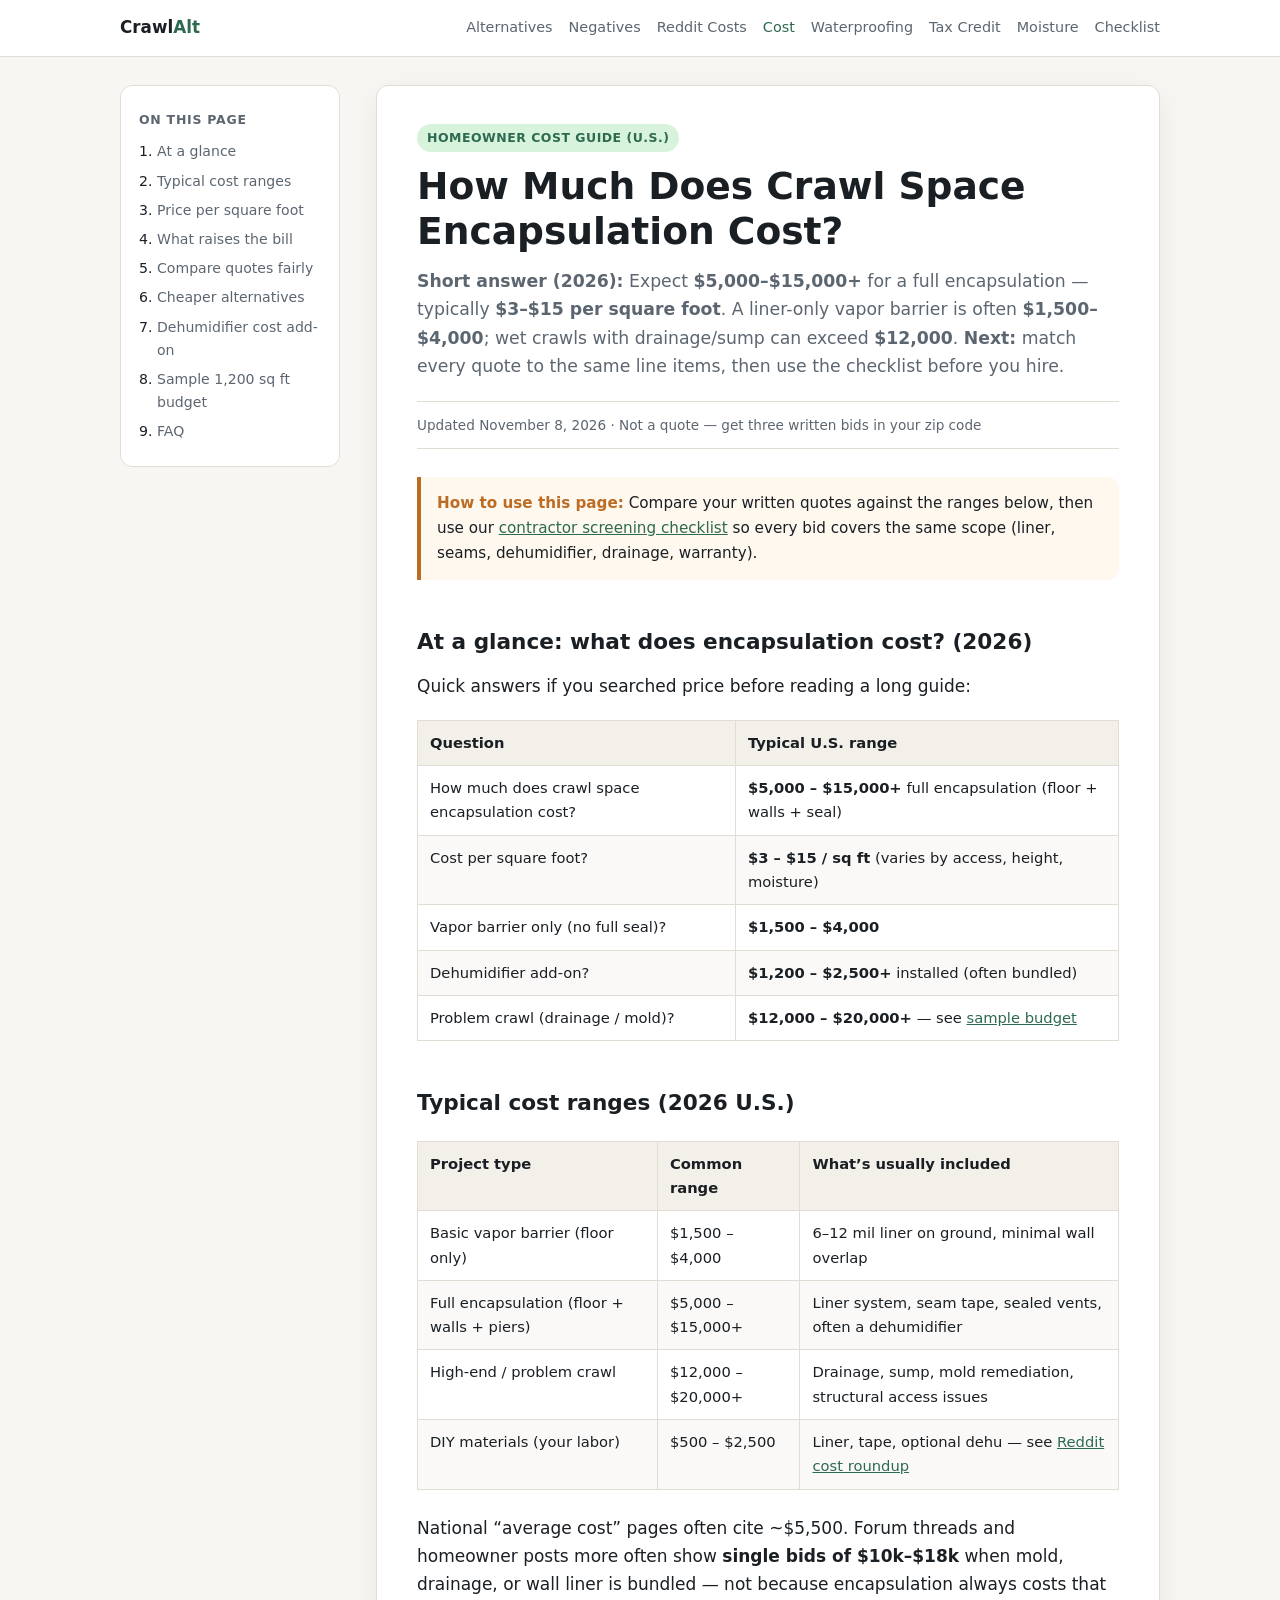
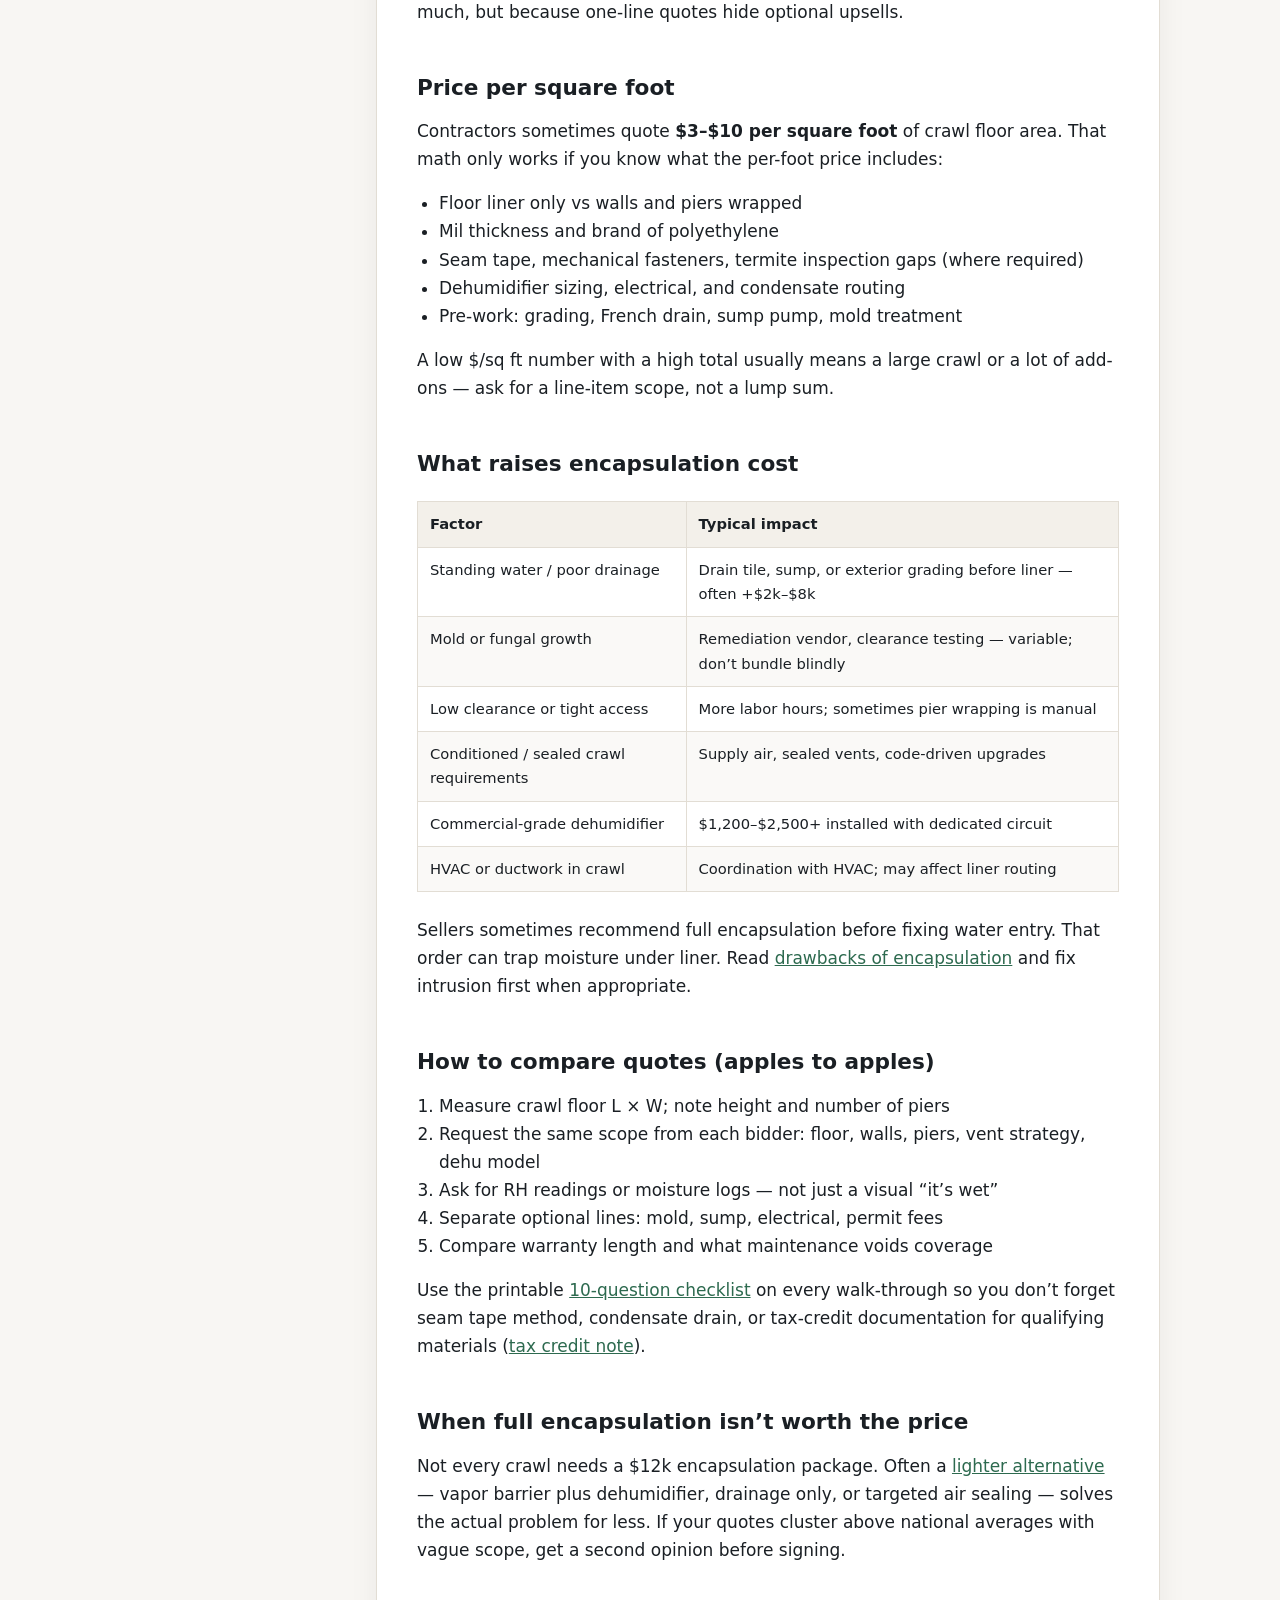
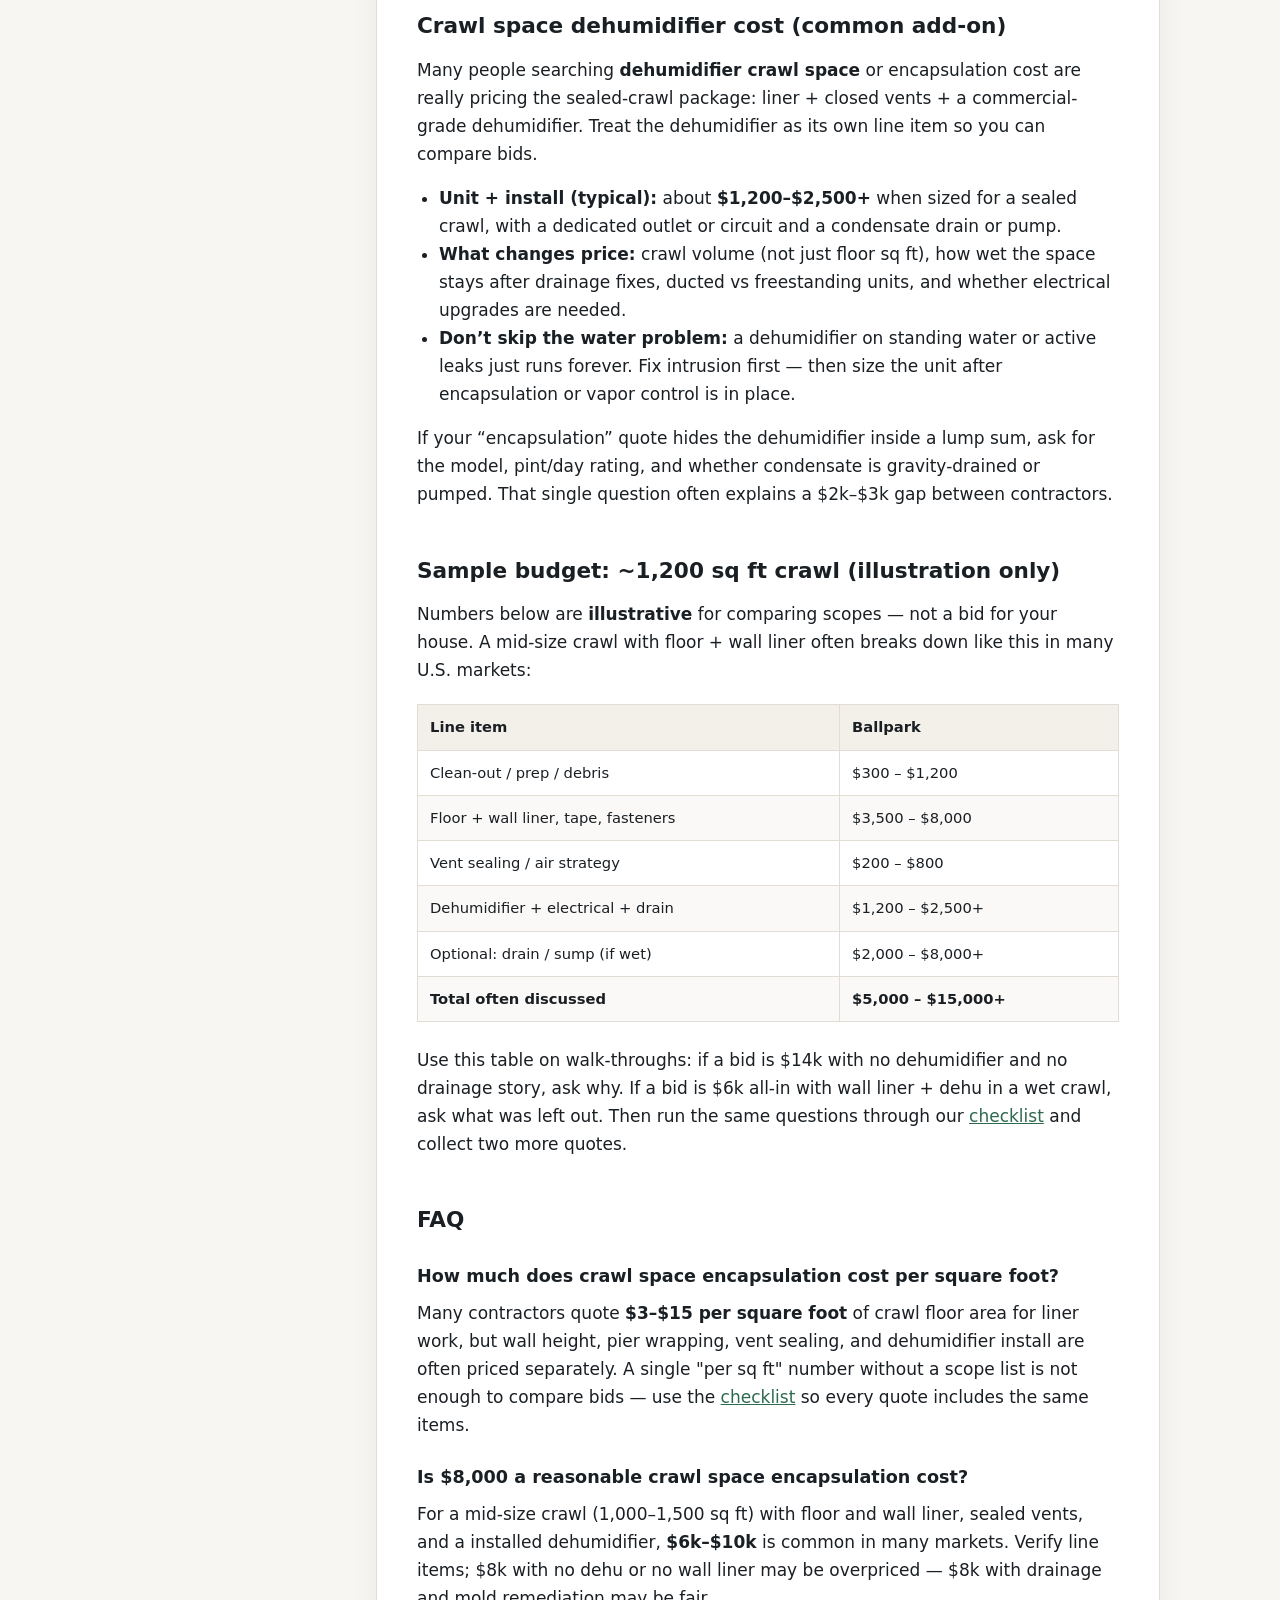
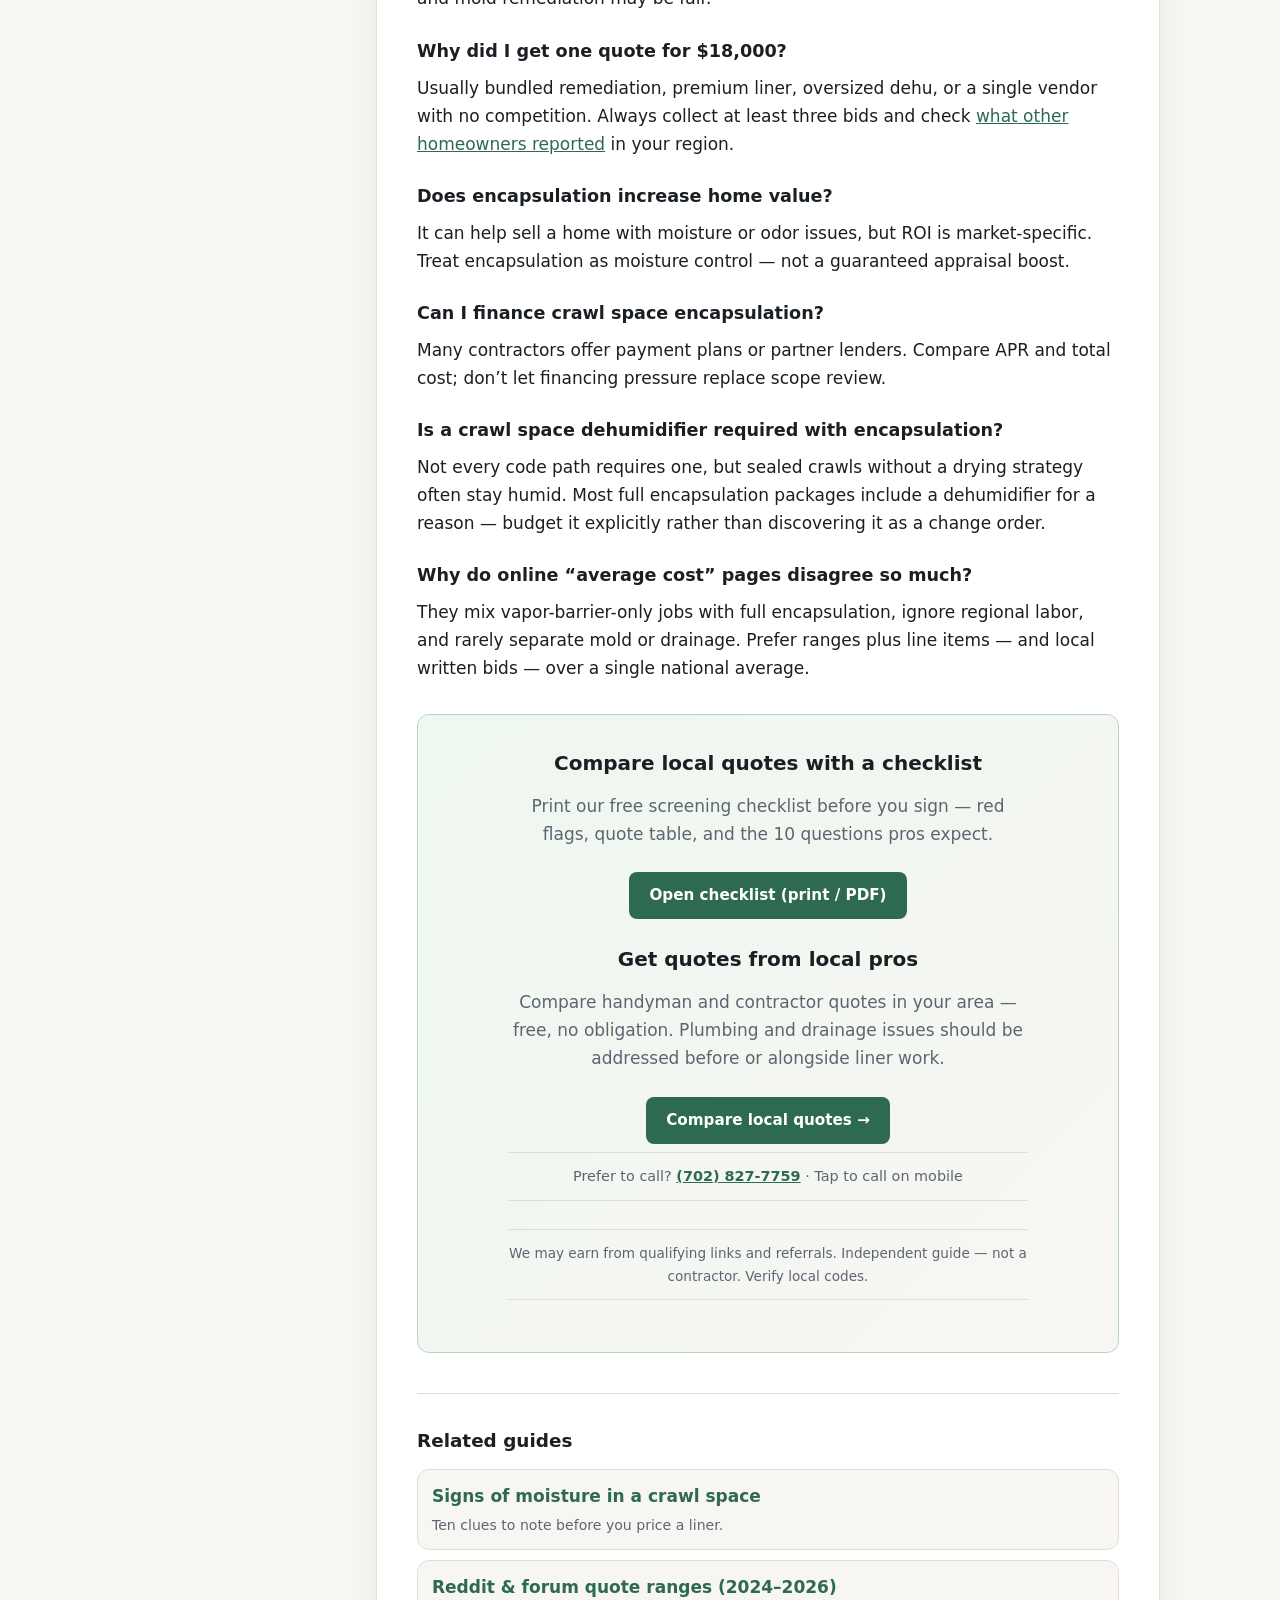
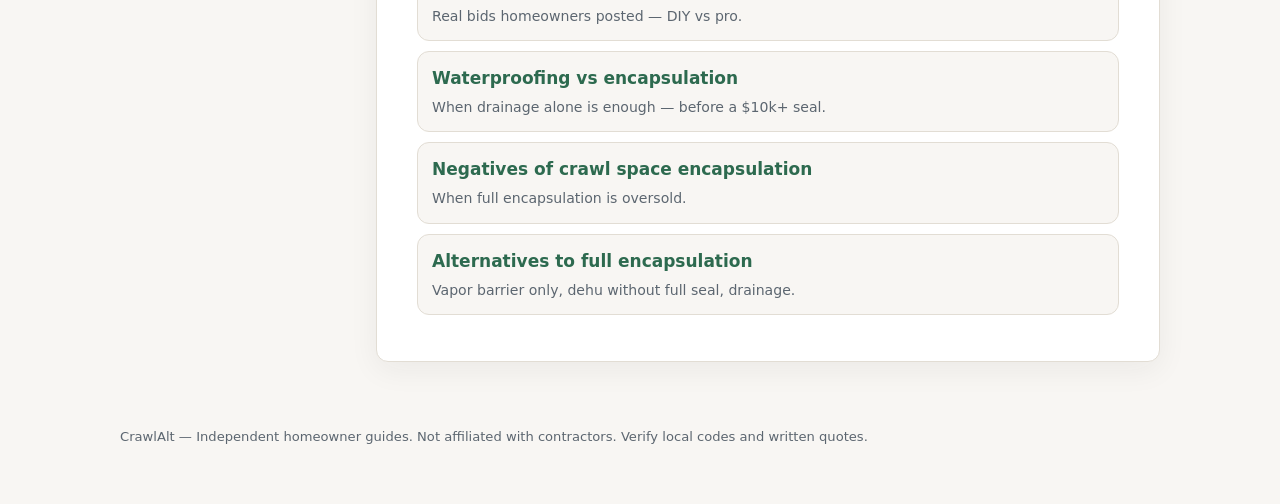
<file: encapsulation-cost.html>
<!DOCTYPE html>
<html lang="en">
  <head>
    <meta charset="UTF-8" />
    <meta name="viewport" content="width=device-width, initial-scale=1.0" />
    <title>How Much Does Crawl Space Encapsulation Cost? $5k–$15k (2026)</title>
    <meta
      name="description"
      content="How much does crawl space encapsulation cost in 2026? Most full jobs: $5,000–$15,000+ ($3–$15 per sq ft). Vapor barrier only $1,500–$4,000. See per-sq-ft table, what raises price, and a 1,200 sq ft sample budget."
    />
    <link rel="stylesheet" href="css/style.css" />
    <link rel="canonical" href="https://crawlalt.com/encapsulation-cost" />
  </head>
  <body>
    <header class="site-header">
      <div class="site-header-inner">
        <a class="brand" href="/">Crawl<span>Alt</span></a>
        <nav class="nav-links" aria-label="Primary">
          <a href="/">Alternatives</a>
          <a href="/negatives">Negatives</a>
          <a href="/diy-cost-reddit">Reddit Costs</a>
          <a class="active" href="/encapsulation-cost">Cost</a>
          <a href="/waterproofing-vs-encapsulation">Waterproofing</a>
          <a href="/tax-credit">Tax Credit</a>
          <a href="/moisture-signs">Moisture</a>
          <a href="/checklist">Checklist</a>
        </nav>
      </div>
    </header>

    <div class="layout">
      <aside class="toc">
        <h2>On this page</h2>
        <ol>
          <li><a href="#at-a-glance">At a glance</a></li>
          <li><a href="#average">Typical cost ranges</a></li>
          <li><a href="#sqft">Price per square foot</a></li>
          <li><a href="#drivers">What raises the bill</a></li>
          <li><a href="#compare">Compare quotes fairly</a></li>
          <li><a href="#alternatives">Cheaper alternatives</a></li>
          <li><a href="#dehumidifier-cost">Dehumidifier cost add-on</a></li>
          <li><a href="#sample-budget">Sample 1,200 sq ft budget</a></li>
          <li><a href="#faq">FAQ</a></li>
        </ol>
      </aside>

      <main>
        <article>
          <span class="eyebrow">Homeowner cost guide (U.S.)</span>
          <h1>How Much Does Crawl Space Encapsulation Cost?</h1>
          <p class="dek">
            <strong>Short answer (2026):</strong> Expect <strong>$5,000–$15,000+</strong> for a full encapsulation —
            typically <strong>$3–$15 per square foot</strong>. A liner-only vapor barrier is often
            <strong>$1,500–$4,000</strong>; wet crawls with drainage/sump can exceed <strong>$12,000</strong>.
            <strong>Next:</strong> match every quote to the same line items, then use the checklist before you hire.
          </p>
          <p class="meta">Updated November 8, 2026 · Not a quote — get three written bids in your zip code</p>

          <div class="callout">
            <strong>How to use this page:</strong> Compare your written quotes against the ranges below, then use our
            <a href="/checklist">contractor screening checklist</a> so every bid covers the same scope (liner, seams,
            dehumidifier, drainage, warranty).
          </div>

          <h2 id="at-a-glance">At a glance: what does encapsulation cost? (2026)</h2>
          <p>Quick answers if you searched price before reading a long guide:</p>
          <table>
            <thead>
              <tr>
                <th>Question</th>
                <th>Typical U.S. range</th>
              </tr>
            </thead>
            <tbody>
              <tr>
                <td>How much does crawl space encapsulation cost?</td>
                <td><strong>$5,000 – $15,000+</strong> full encapsulation (floor + walls + seal)</td>
              </tr>
              <tr>
                <td>Cost per square foot?</td>
                <td><strong>$3 – $15 / sq ft</strong> (varies by access, height, moisture)</td>
              </tr>
              <tr>
                <td>Vapor barrier only (no full seal)?</td>
                <td><strong>$1,500 – $4,000</strong></td>
              </tr>
              <tr>
                <td>Dehumidifier add-on?</td>
                <td><strong>$1,200 – $2,500+</strong> installed (often bundled)</td>
              </tr>
              <tr>
                <td>Problem crawl (drainage / mold)?</td>
                <td><strong>$12,000 – $20,000+</strong> — see <a href="#sample-budget">sample budget</a></td>
              </tr>
            </tbody>
          </table>

          <h2 id="average">Typical cost ranges (2026 U.S.)</h2>
          <table>
            <thead>
              <tr>
                <th>Project type</th>
                <th>Common range</th>
                <th>What’s usually included</th>
              </tr>
            </thead>
            <tbody>
              <tr>
                <td>Basic vapor barrier (floor only)</td>
                <td>$1,500 – $4,000</td>
                <td>6–12 mil liner on ground, minimal wall overlap</td>
              </tr>
              <tr>
                <td>Full encapsulation (floor + walls + piers)</td>
                <td>$5,000 – $15,000+</td>
                <td>Liner system, seam tape, sealed vents, often a dehumidifier</td>
              </tr>
              <tr>
                <td>High-end / problem crawl</td>
                <td>$12,000 – $20,000+</td>
                <td>Drainage, sump, mold remediation, structural access issues</td>
              </tr>
              <tr>
                <td>DIY materials (your labor)</td>
                <td>$500 – $2,500</td>
                <td>Liner, tape, optional dehu — see <a href="/diy-cost-reddit">Reddit cost roundup</a></td>
              </tr>
            </tbody>
          </table>
          <p>
            National “average cost” pages often cite ~$5,500. Forum threads and homeowner posts more often show
            <strong>single bids of $10k–$18k</strong> when mold, drainage, or wall liner is bundled — not because
            encapsulation always costs that much, but because one-line quotes hide optional upsells.
          </p>

          <h2 id="sqft">Price per square foot</h2>
          <p>
            Contractors sometimes quote <strong>$3–$10 per square foot</strong> of crawl floor area. That math only
            works if you know what the per-foot price includes:
          </p>
          <ul>
            <li>Floor liner only vs walls and piers wrapped</li>
            <li>Mil thickness and brand of polyethylene</li>
            <li>Seam tape, mechanical fasteners, termite inspection gaps (where required)</li>
            <li>Dehumidifier sizing, electrical, and condensate routing</li>
            <li>Pre-work: grading, French drain, sump pump, mold treatment</li>
          </ul>
          <p>
            A low $/sq ft number with a high total usually means a large crawl or a lot of add-ons — ask for a
            line-item scope, not a lump sum.
          </p>

          <h2 id="drivers">What raises encapsulation cost</h2>
          <table>
            <thead>
              <tr>
                <th>Factor</th>
                <th>Typical impact</th>
              </tr>
            </thead>
            <tbody>
              <tr>
                <td>Standing water / poor drainage</td>
                <td>Drain tile, sump, or exterior grading before liner — often +$2k–$8k</td>
              </tr>
              <tr>
                <td>Mold or fungal growth</td>
                <td>Remediation vendor, clearance testing — variable; don’t bundle blindly</td>
              </tr>
              <tr>
                <td>Low clearance or tight access</td>
                <td>More labor hours; sometimes pier wrapping is manual</td>
              </tr>
              <tr>
                <td>Conditioned / sealed crawl requirements</td>
                <td>Supply air, sealed vents, code-driven upgrades</td>
              </tr>
              <tr>
                <td>Commercial-grade dehumidifier</td>
                <td>$1,200–$2,500+ installed with dedicated circuit</td>
              </tr>
              <tr>
                <td>HVAC or ductwork in crawl</td>
                <td>Coordination with HVAC; may affect liner routing</td>
              </tr>
            </tbody>
          </table>
          <p>
            Sellers sometimes recommend full encapsulation before fixing water entry. That order can trap moisture
            under liner. Read <a href="/negatives">drawbacks of encapsulation</a> and fix intrusion first when
            appropriate.
          </p>

          <h2 id="compare">How to compare quotes (apples to apples)</h2>
          <ol>
            <li>Measure crawl floor L × W; note height and number of piers</li>
            <li>Request the same scope from each bidder: floor, walls, piers, vent strategy, dehu model</li>
            <li>Ask for RH readings or moisture logs — not just a visual “it’s wet”</li>
            <li>Separate optional lines: mold, sump, electrical, permit fees</li>
            <li>Compare warranty length and what maintenance voids coverage</li>
          </ol>
          <p>
            Use the printable <a href="/checklist">10-question checklist</a> on every walk-through so you don’t forget
            seam tape method, condensate drain, or tax-credit documentation for qualifying materials
            (<a href="/tax-credit">tax credit note</a>).
          </p>

          <h2 id="alternatives">When full encapsulation isn’t worth the price</h2>
          <p>
            Not every crawl needs a $12k encapsulation package. Often a
            <a href="/">lighter alternative</a> — vapor barrier plus dehumidifier, drainage only, or targeted air
            sealing — solves the actual problem for less. If your quotes cluster above national averages with vague
            scope, get a second opinion before signing.
          </p>

          <h2 id="dehumidifier-cost">Crawl space dehumidifier cost (common add-on)</h2>
          <p>
            Many people searching <strong>dehumidifier crawl space</strong> or encapsulation cost are really pricing
            the sealed-crawl package: liner + closed vents + a commercial-grade dehumidifier. Treat the dehumidifier as
            its own line item so you can compare bids.
          </p>
          <ul>
            <li>
              <strong>Unit + install (typical):</strong> about <strong>$1,200–$2,500+</strong> when sized for a sealed
              crawl, with a dedicated outlet or circuit and a condensate drain or pump.
            </li>
            <li>
              <strong>What changes price:</strong> crawl volume (not just floor sq ft), how wet the space stays after
              drainage fixes, ducted vs freestanding units, and whether electrical upgrades are needed.
            </li>
            <li>
              <strong>Don’t skip the water problem:</strong> a dehumidifier on standing water or active leaks just
              runs forever. Fix intrusion first — then size the unit after encapsulation or vapor control is in place.
            </li>
          </ul>
          <p>
            If your “encapsulation” quote hides the dehumidifier inside a lump sum, ask for the model, pint/day rating,
            and whether condensate is gravity-drained or pumped. That single question often explains a $2k–$3k gap
            between contractors.
          </p>

          <h2 id="sample-budget">Sample budget: ~1,200 sq ft crawl (illustration only)</h2>
          <p>
            Numbers below are <strong>illustrative</strong> for comparing scopes — not a bid for your house. A
            mid-size crawl with floor + wall liner often breaks down like this in many U.S. markets:
          </p>
          <table>
            <thead>
              <tr>
                <th>Line item</th>
                <th>Ballpark</th>
              </tr>
            </thead>
            <tbody>
              <tr>
                <td>Clean-out / prep / debris</td>
                <td>$300 – $1,200</td>
              </tr>
              <tr>
                <td>Floor + wall liner, tape, fasteners</td>
                <td>$3,500 – $8,000</td>
              </tr>
              <tr>
                <td>Vent sealing / air strategy</td>
                <td>$200 – $800</td>
              </tr>
              <tr>
                <td>Dehumidifier + electrical + drain</td>
                <td>$1,200 – $2,500+</td>
              </tr>
              <tr>
                <td>Optional: drain / sump (if wet)</td>
                <td>$2,000 – $8,000+</td>
              </tr>
              <tr>
                <td><strong>Total often discussed</strong></td>
                <td><strong>$5,000 – $15,000+</strong></td>
              </tr>
            </tbody>
          </table>
          <p>
            Use this table on walk-throughs: if a bid is $14k with no dehumidifier and no drainage story, ask why. If
            a bid is $6k all-in with wall liner + dehu in a wet crawl, ask what was left out. Then run the same
            questions through our <a href="/checklist">checklist</a> and collect two more quotes.
          </p>

          <h2 id="faq">FAQ</h2>
          <h3>How much does crawl space encapsulation cost per square foot?</h3>
          <p>
            Many contractors quote <strong>$3–$15 per square foot</strong> of crawl floor area for liner work, but wall
            height, pier wrapping, vent sealing, and dehumidifier install are often priced separately. A single
            &quot;per sq ft&quot; number without a scope list is not enough to compare bids — use the
            <a href="/checklist">checklist</a> so every quote includes the same items.
          </p>
          <h3>Is $8,000 a reasonable crawl space encapsulation cost?</h3>
          <p>
            For a mid-size crawl (1,000–1,500 sq ft) with floor and wall liner, sealed vents, and a installed
            dehumidifier, <strong>$6k–$10k</strong> is common in many markets. Verify line items; $8k with no dehu or
            no wall liner may be overpriced — $8k with drainage and mold remediation may be fair.
          </p>
          <h3>Why did I get one quote for $18,000?</h3>
          <p>
            Usually bundled remediation, premium liner, oversized dehu, or a single vendor with no competition. Always
            collect at least three bids and check <a href="/diy-cost-reddit">what other homeowners reported</a> in your
            region.
          </p>
          <h3>Does encapsulation increase home value?</h3>
          <p>
            It can help sell a home with moisture or odor issues, but ROI is market-specific. Treat encapsulation as
            moisture control — not a guaranteed appraisal boost.
          </p>
          <h3>Can I finance crawl space encapsulation?</h3>
          <p>
            Many contractors offer payment plans or partner lenders. Compare APR and total cost; don’t let financing
            pressure replace scope review.
          </p>
          <h3>Is a crawl space dehumidifier required with encapsulation?</h3>
          <p>
            Not every code path requires one, but sealed crawls without a drying strategy often stay humid. Most full
            encapsulation packages include a dehumidifier for a reason — budget it explicitly rather than discovering
            it as a change order.
          </p>
          <h3>Why do online “average cost” pages disagree so much?</h3>
          <p>
            They mix vapor-barrier-only jobs with full encapsulation, ignore regional labor, and rarely separate mold
            or drainage. Prefer ranges plus line items — and local written bids — over a single national average.
          </p>

          <section class="cta-box" aria-label="Next steps">
            <h2>Compare local quotes with a checklist</h2>
            <p>
              Print our free screening checklist before you sign — red flags, quote table, and the 10 questions pros
              expect.
            </p>
            <p>
              <a class="btn-primary" href="/checklist">Open checklist (print / PDF)</a>
            </p>
            <h2>Get quotes from local pros</h2>
            <p>
              Compare handyman and contractor quotes in your area — free, no obligation. Plumbing and
              drainage issues should be addressed before or alongside liner work.
            </p>
            <p class="cta-actions">
              <a
                class="btn-primary"
                href="https://www.jdoqocy.com/click-101879827-17141193"
                rel="nofollow sponsored"
                target="_blank"
                referrerpolicy="no-referrer-when-downgrade"
                >Compare local quotes →</a
              >
            </p>
            <p class="cta-secondary meta">
              Prefer to call?
              <a href="tel:+17028277759">(702) 827-7759</a>
              · Tap to call on mobile
            </p>
            <p class="meta">
              We may earn from qualifying links and referrals. Independent guide — not a contractor. Verify local codes.
            </p>
          </section>

          <section class="related">
            <h2>Related guides</h2>
            <ul>
              <li>
                <a href="/moisture-signs">Signs of moisture in a crawl space</a>
                <span>Ten clues to note before you price a liner.</span>
              </li>
              <li>
                <a href="/diy-cost-reddit">Reddit &amp; forum quote ranges (2024–2026)</a>
                <span>Real bids homeowners posted — DIY vs pro.</span>
              </li>
              <li>
                <a href="/waterproofing-vs-encapsulation">Waterproofing vs encapsulation</a>
                <span>When drainage alone is enough — before a $10k+ seal.</span>
              </li>
              <li>
                <a href="/negatives">Negatives of crawl space encapsulation</a>
                <span>When full encapsulation is oversold.</span>
              </li>
              <li>
                <a href="/">Alternatives to full encapsulation</a>
                <span>Vapor barrier only, dehu without full seal, drainage.</span>
              </li>
            </ul>
          </section>
        </article>
      </main>
    </div>

    <footer class="site-footer">
      <p>CrawlAlt — Independent homeowner guides. Not affiliated with contractors. Verify local codes and written quotes.</p>
    </footer>
  </body>
</html>
</file>
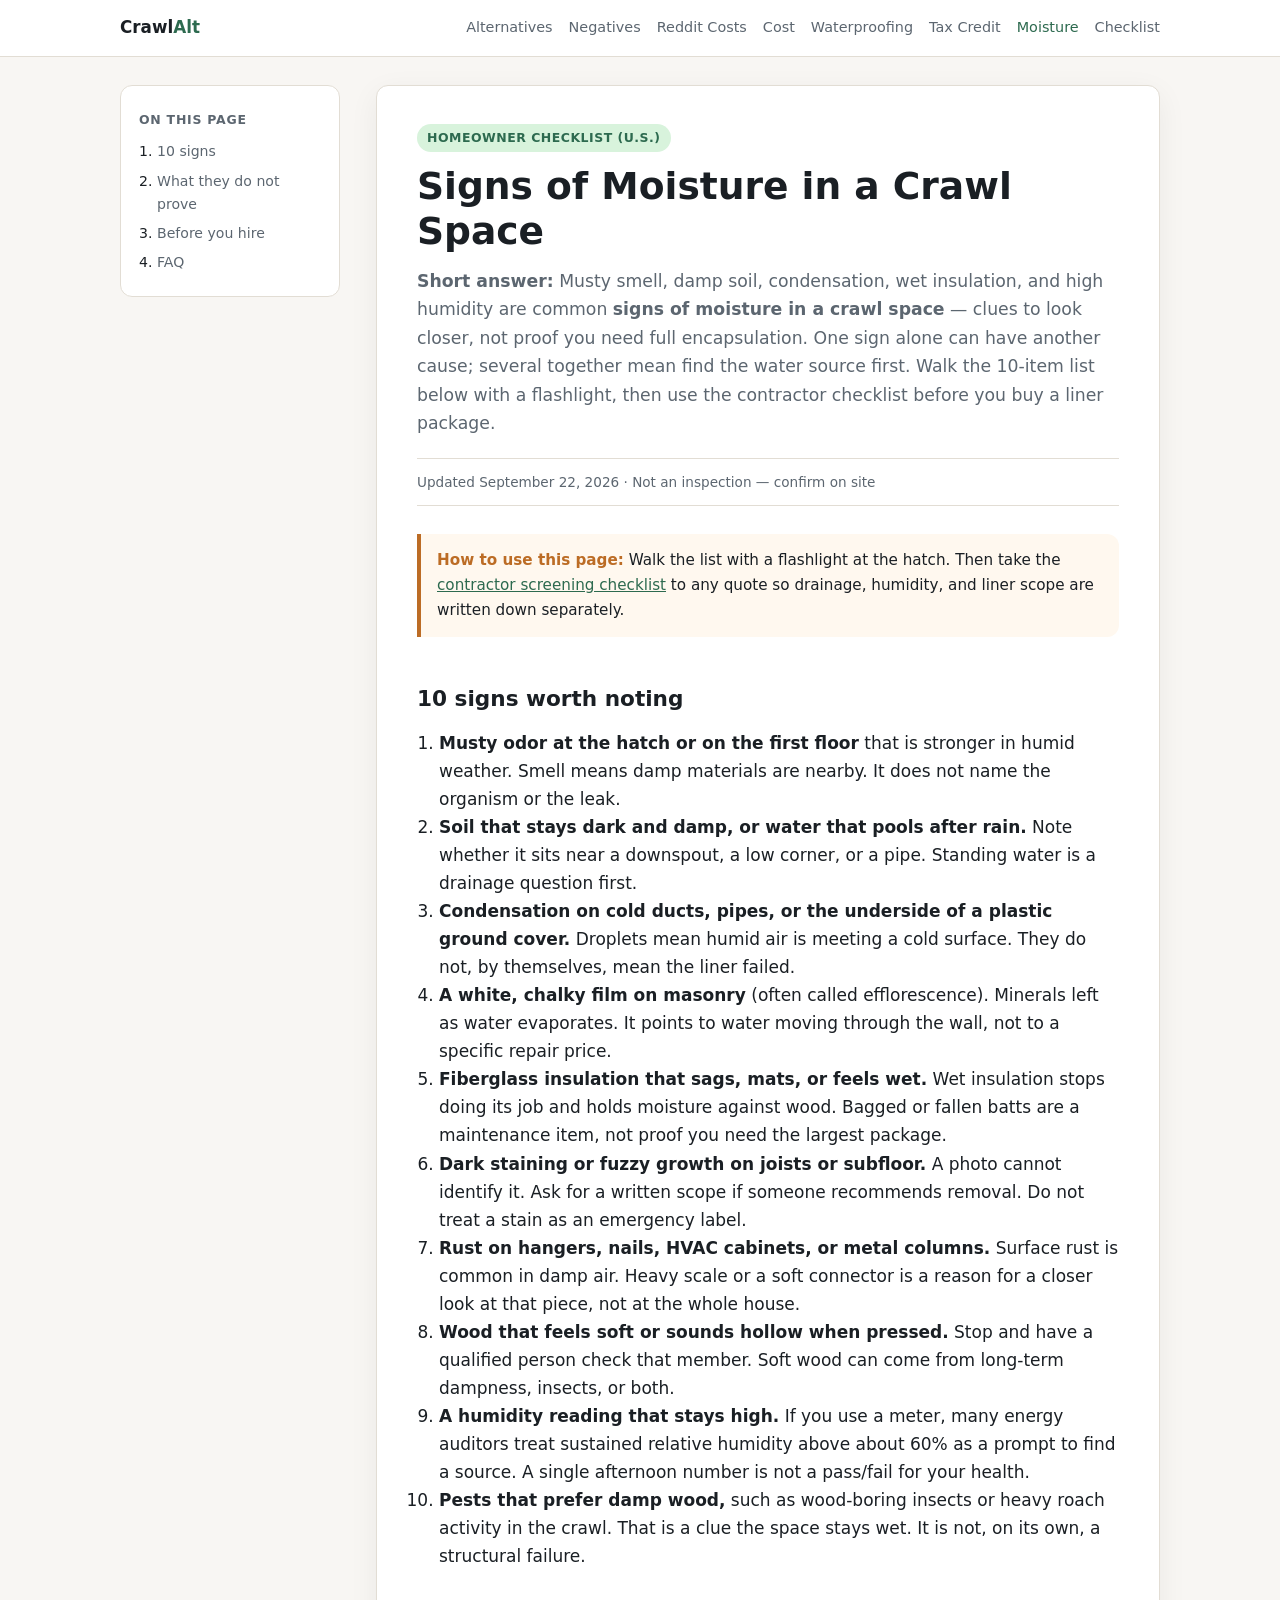
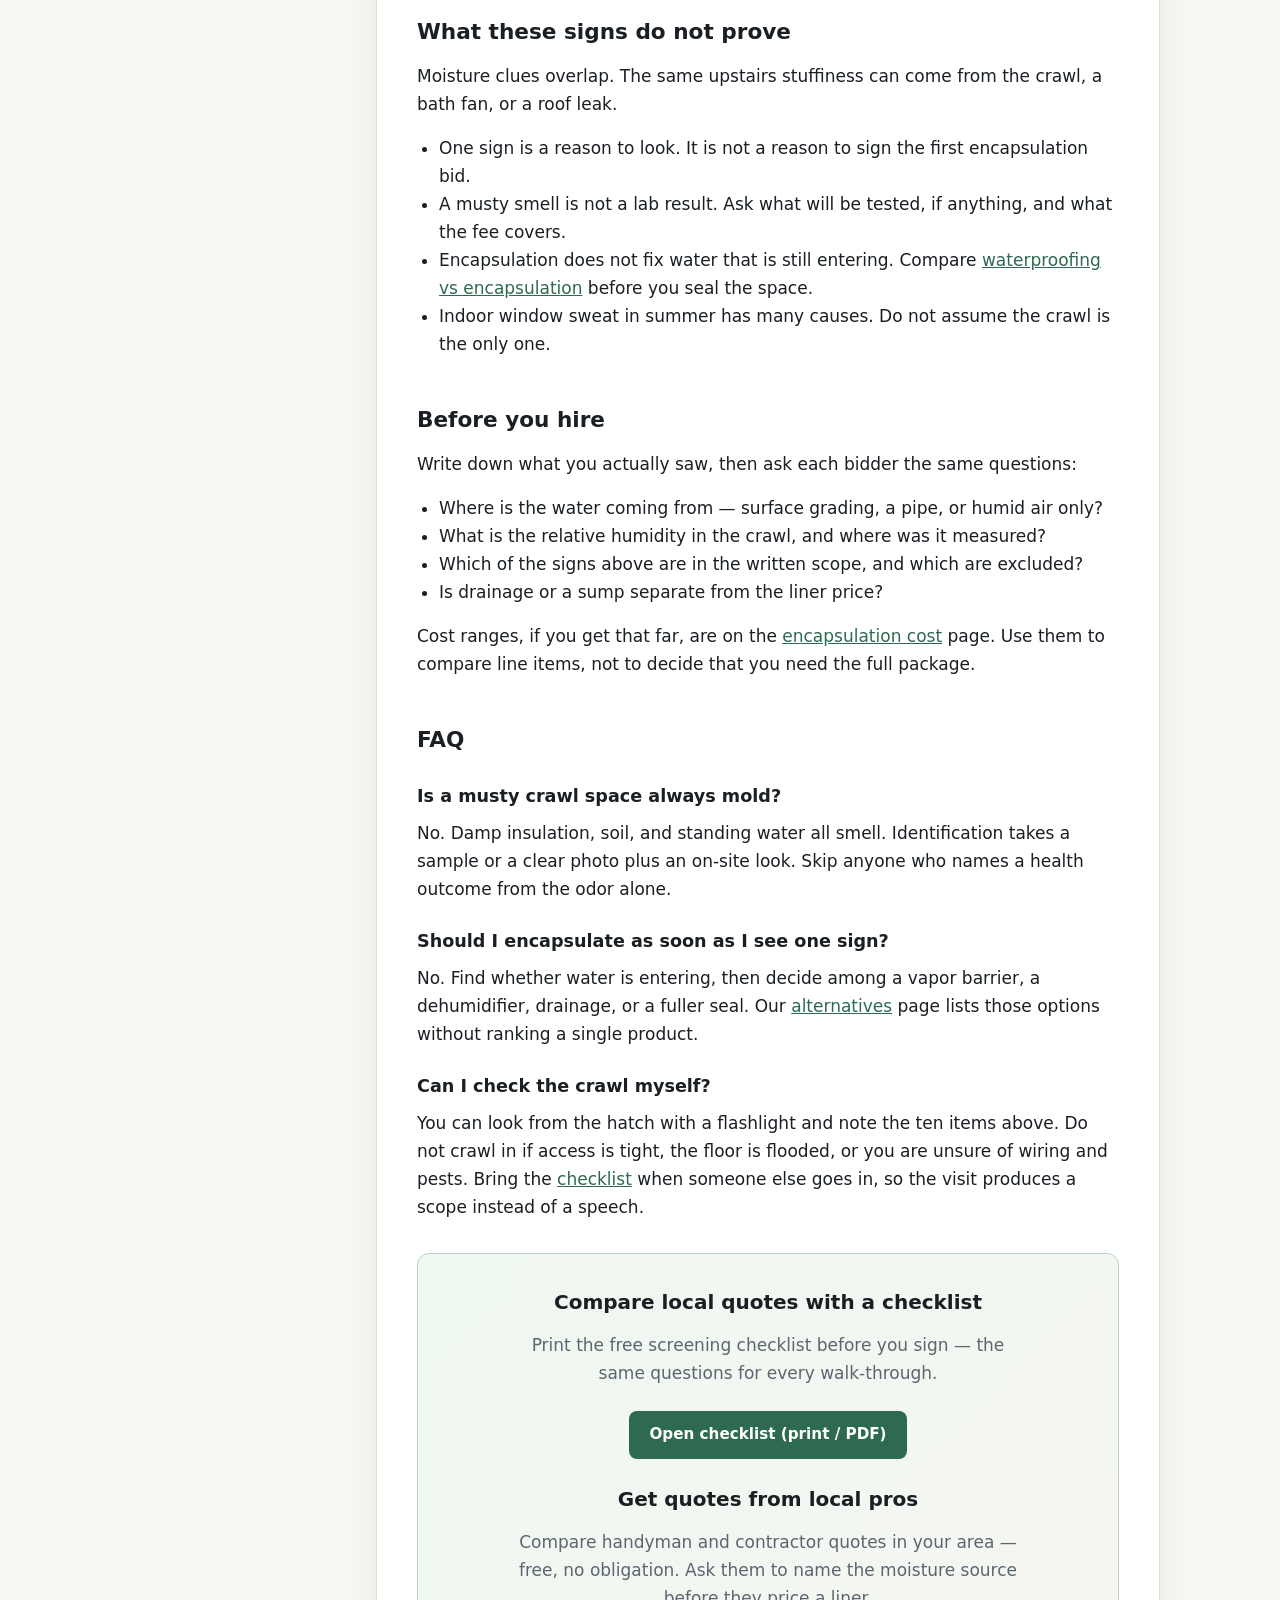
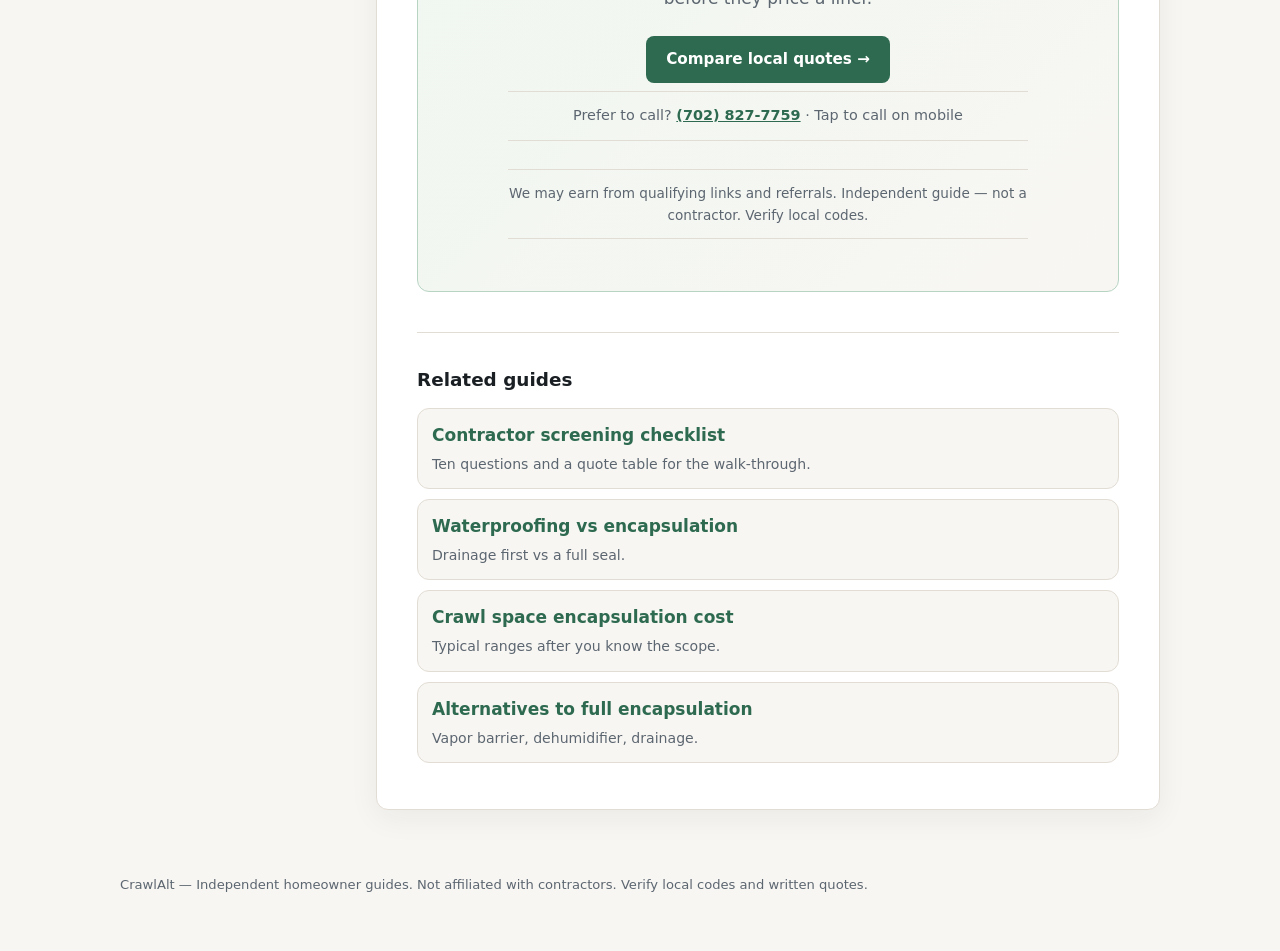
<file: moisture-signs.html>
<!DOCTYPE html>
<html lang="en">
  <head>
    <meta charset="UTF-8" />
    <meta name="viewport" content="width=device-width, initial-scale=1.0" />
    <title>Signs of Moisture in a Crawl Space · 2026 Guide | CrawlAlt</title>
    <meta
      name="description"
      content="Ten signs of moisture in a crawl space: odor, damp soil, condensation, staining, wet insulation, and high humidity. What they do and do not prove before you hire."
    />
    <link rel="stylesheet" href="css/style.css" />
    <link rel="canonical" href="https://crawlalt.com/moisture-signs" />
  </head>
  <body>
    <header class="site-header">
      <div class="site-header-inner">
        <a class="brand" href="/">Crawl<span>Alt</span></a>
        <nav class="nav-links" aria-label="Primary">
          <a href="/">Alternatives</a>
          <a href="/negatives">Negatives</a>
          <a href="/diy-cost-reddit">Reddit Costs</a>
          <a href="/encapsulation-cost">Cost</a>
          <a href="/waterproofing-vs-encapsulation">Waterproofing</a>
          <a href="/tax-credit">Tax Credit</a>
          <a class="active" href="/moisture-signs">Moisture</a>
          <a href="/checklist">Checklist</a>
        </nav>
      </div>
    </header>

    <div class="layout">
      <aside class="toc">
        <h2>On this page</h2>
        <ol>
          <li><a href="#signs">10 signs</a></li>
          <li><a href="#limits">What they do not prove</a></li>
          <li><a href="#before">Before you hire</a></li>
          <li><a href="#faq">FAQ</a></li>
        </ol>
      </aside>

      <main>
        <article>
          <span class="eyebrow">Homeowner checklist (U.S.)</span>
          <h1>Signs of Moisture in a Crawl Space</h1>
          <p class="dek">
            <strong>Short answer:</strong> Musty smell, damp soil, condensation, wet insulation, and high humidity are common
            <strong>signs of moisture in a crawl space</strong> — clues to look closer, not proof you need full encapsulation.
            One sign alone can have another cause; several together mean find the water source first.
            Walk the 10-item list below with a flashlight, then use the contractor checklist before you buy a liner package.
          </p>
          <p class="meta">Updated September 22, 2026 · Not an inspection — confirm on site</p>

          <div class="callout">
            <strong>How to use this page:</strong> Walk the list with a flashlight at the hatch. Then take the
            <a href="/checklist">contractor screening checklist</a> to any quote so drainage, humidity, and liner
            scope are written down separately.
          </div>

          <h2 id="signs">10 signs worth noting</h2>
          <ol>
            <li>
              <strong>Musty odor at the hatch or on the first floor</strong> that is stronger in humid weather.
              Smell means damp materials are nearby. It does not name the organism or the leak.
            </li>
            <li>
              <strong>Soil that stays dark and damp, or water that pools after rain.</strong> Note whether it sits
              near a downspout, a low corner, or a pipe. Standing water is a drainage question first.
            </li>
            <li>
              <strong>Condensation on cold ducts, pipes, or the underside of a plastic ground cover.</strong>
              Droplets mean humid air is meeting a cold surface. They do not, by themselves, mean the liner failed.
            </li>
            <li>
              <strong>A white, chalky film on masonry</strong> (often called efflorescence). Minerals left as water
              evaporates. It points to water moving through the wall, not to a specific repair price.
            </li>
            <li>
              <strong>Fiberglass insulation that sags, mats, or feels wet.</strong> Wet insulation stops doing its
              job and holds moisture against wood. Bagged or fallen batts are a maintenance item, not proof you
              need the largest package.
            </li>
            <li>
              <strong>Dark staining or fuzzy growth on joists or subfloor.</strong> A photo cannot identify it.
              Ask for a written scope if someone recommends removal. Do not treat a stain as an emergency label.
            </li>
            <li>
              <strong>Rust on hangers, nails, HVAC cabinets, or metal columns.</strong> Surface rust is common in
              damp air. Heavy scale or a soft connector is a reason for a closer look at that piece, not at the
              whole house.
            </li>
            <li>
              <strong>Wood that feels soft or sounds hollow when pressed.</strong> Stop and have a qualified person
              check that member. Soft wood can come from long-term dampness, insects, or both.
            </li>
            <li>
              <strong>A humidity reading that stays high.</strong> If you use a meter, many energy auditors treat
              sustained relative humidity above about 60% as a prompt to find a source. A single afternoon number
              is not a pass/fail for your health.
            </li>
            <li>
              <strong>Pests that prefer damp wood,</strong> such as wood-boring insects or heavy roach activity in
              the crawl. That is a clue the space stays wet. It is not, on its own, a structural failure.
            </li>
          </ol>

          <h2 id="limits">What these signs do not prove</h2>
          <p>Moisture clues overlap. The same upstairs stuffiness can come from the crawl, a bath fan, or a roof leak.</p>
          <ul>
            <li>One sign is a reason to look. It is not a reason to sign the first encapsulation bid.</li>
            <li>A musty smell is not a lab result. Ask what will be tested, if anything, and what the fee covers.</li>
            <li>
              Encapsulation does not fix water that is still entering. Compare
              <a href="/waterproofing-vs-encapsulation">waterproofing vs encapsulation</a> before you seal the space.
            </li>
            <li>
              Indoor window sweat in summer has many causes. Do not assume the crawl is the only one.
            </li>
          </ul>

          <h2 id="before">Before you hire</h2>
          <p>Write down what you actually saw, then ask each bidder the same questions:</p>
          <ul>
            <li>Where is the water coming from — surface grading, a pipe, or humid air only?</li>
            <li>What is the relative humidity in the crawl, and where was it measured?</li>
            <li>Which of the signs above are in the written scope, and which are excluded?</li>
            <li>Is drainage or a sump separate from the liner price?</li>
          </ul>
          <p>
            Cost ranges, if you get that far, are on the
            <a href="/encapsulation-cost">encapsulation cost</a> page. Use them to compare line items, not to
            decide that you need the full package.
          </p>

          <h2 id="faq">FAQ</h2>
          <h3>Is a musty crawl space always mold?</h3>
          <p>
            No. Damp insulation, soil, and standing water all smell. Identification takes a sample or a clear photo
            plus an on-site look. Skip anyone who names a health outcome from the odor alone.
          </p>
          <h3>Should I encapsulate as soon as I see one sign?</h3>
          <p>
            No. Find whether water is entering, then decide among a vapor barrier, a dehumidifier, drainage, or a
            fuller seal. Our <a href="/">alternatives</a> page lists those options without ranking a single product.
          </p>
          <h3>Can I check the crawl myself?</h3>
          <p>
            You can look from the hatch with a flashlight and note the ten items above. Do not crawl in if access is
            tight, the floor is flooded, or you are unsure of wiring and pests. Bring the
            <a href="/checklist">checklist</a> when someone else goes in, so the visit produces a scope instead of a
            speech.
          </p>

          <section class="cta-box" aria-label="Next steps">
            <h2>Compare local quotes with a checklist</h2>
            <p>
              Print the free screening checklist before you sign — the same questions for every walk-through.
            </p>
            <p>
              <a class="btn-primary" href="/checklist">Open checklist (print / PDF)</a>
            </p>
            <h2>Get quotes from local pros</h2>
            <p>
              Compare handyman and contractor quotes in your area — free, no obligation. Ask them to name the moisture
              source before they price a liner.
            </p>
            <p class="cta-actions">
              <a
                class="btn-primary"
                href="https://www.jdoqocy.com/click-101879827-17141193"
                rel="nofollow sponsored"
                target="_blank"
                referrerpolicy="no-referrer-when-downgrade"
                >Compare local quotes →</a
              >
            </p>
            <p class="cta-secondary meta">
              Prefer to call?
              <a href="tel:+17028277759">(702) 827-7759</a>
              · Tap to call on mobile
            </p>
            <p class="meta">
              We may earn from qualifying links and referrals. Independent guide — not a contractor. Verify local codes.
            </p>
          </section>

          <section class="related">
            <h2>Related guides</h2>
            <ul>
              <li>
                <a href="/checklist">Contractor screening checklist</a>
                <span>Ten questions and a quote table for the walk-through.</span>
              </li>
              <li>
                <a href="/waterproofing-vs-encapsulation">Waterproofing vs encapsulation</a>
                <span>Drainage first vs a full seal.</span>
              </li>
              <li>
                <a href="/encapsulation-cost">Crawl space encapsulation cost</a>
                <span>Typical ranges after you know the scope.</span>
              </li>
              <li>
                <a href="/">Alternatives to full encapsulation</a>
                <span>Vapor barrier, dehumidifier, drainage.</span>
              </li>
            </ul>
          </section>
        </article>
      </main>
    </div>

    <footer class="site-footer">
      <p>CrawlAlt — Independent homeowner guides. Not affiliated with contractors. Verify local codes and written quotes.</p>
    </footer>
  </body>
</html>
</file>
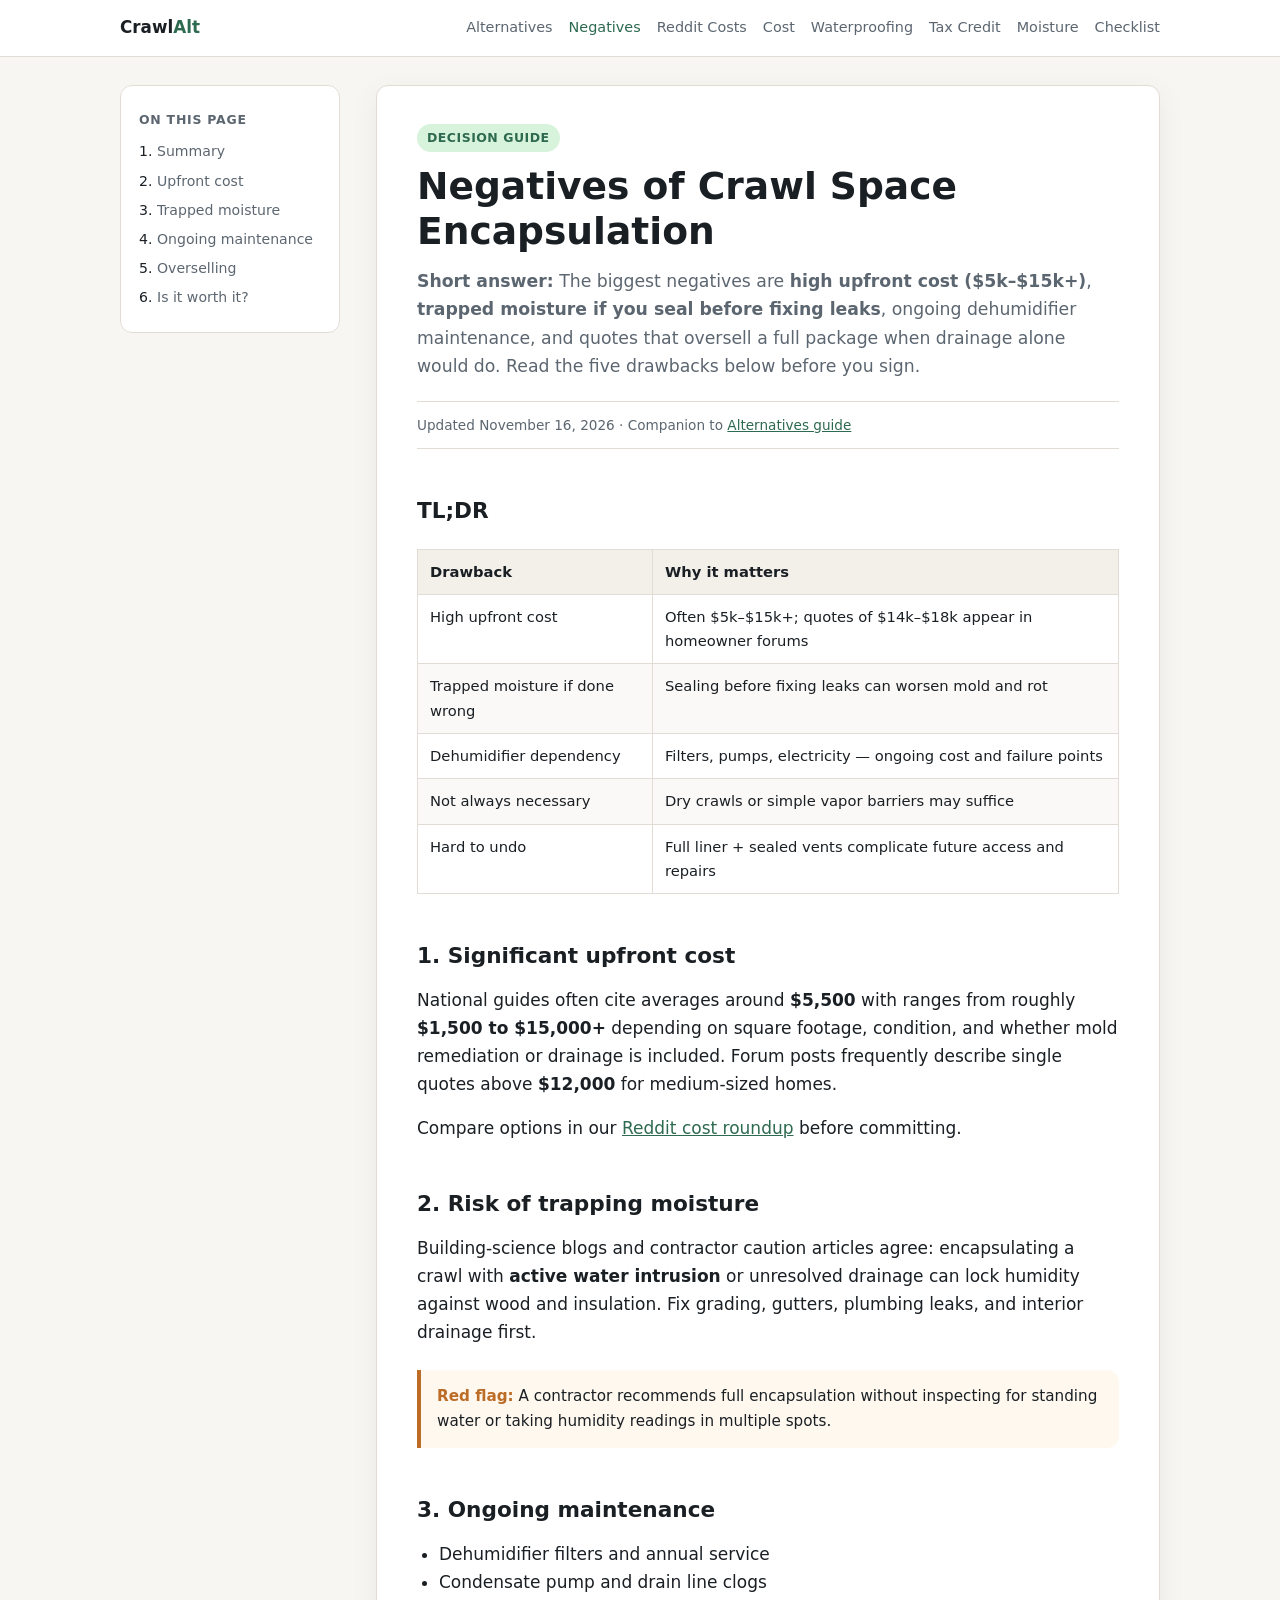
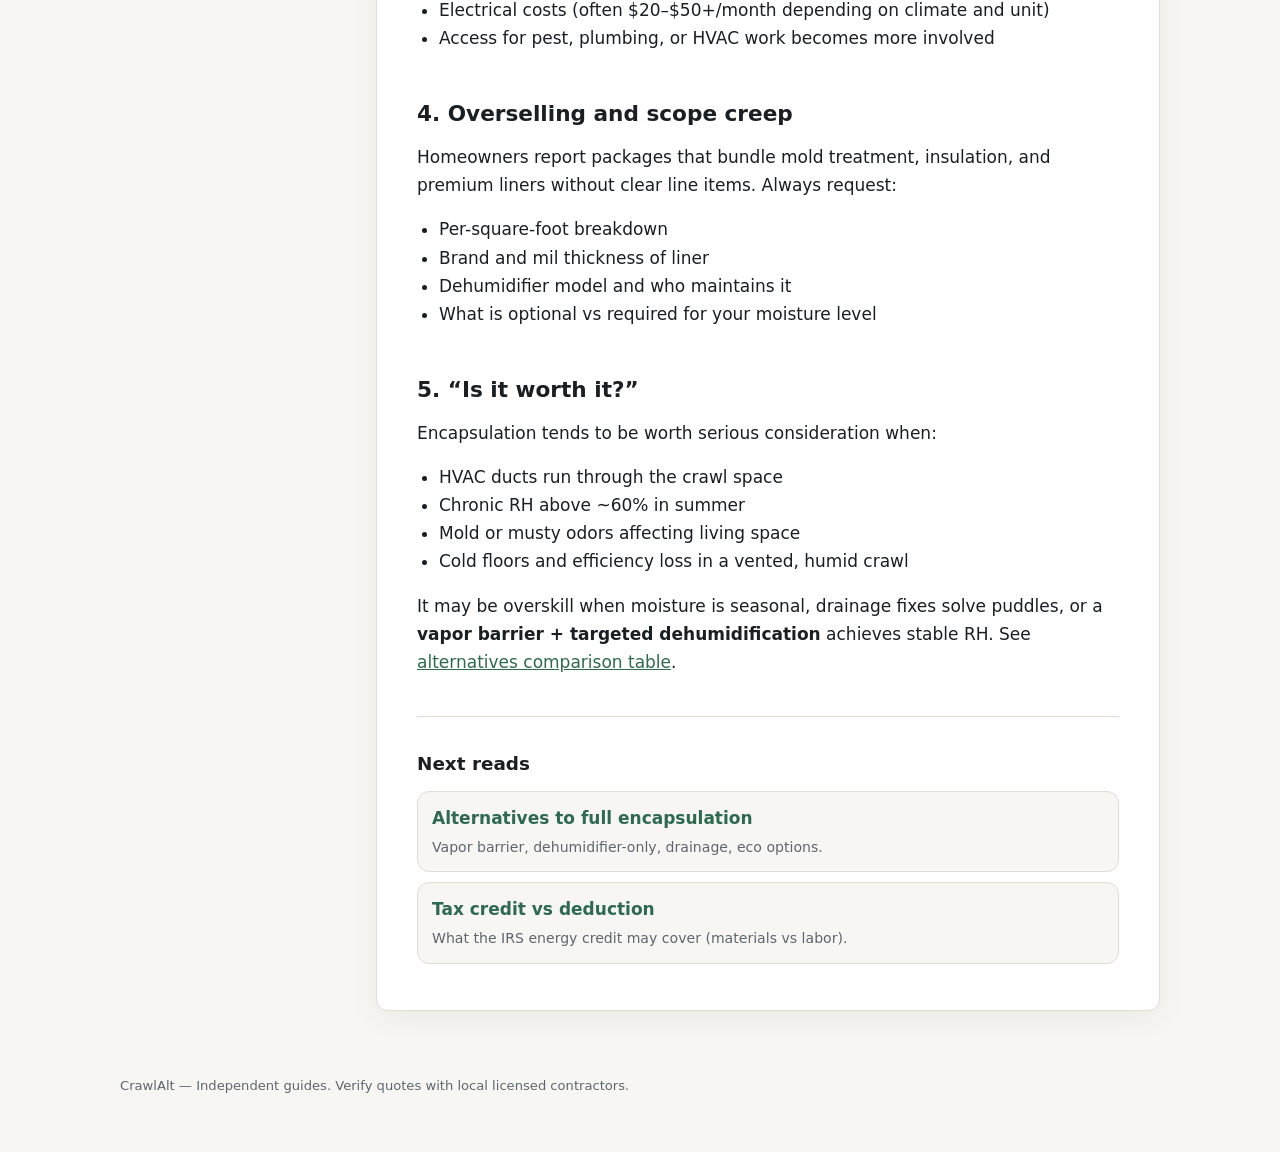
<file: negatives.html>
<!DOCTYPE html>
<html lang="en">
  <head>
    <meta charset="UTF-8" />
    <meta name="viewport" content="width=device-width, initial-scale=1.0" />
    <title>Negatives of Crawl Space Encapsulation: 5 Drawbacks (2026)</title>
    <meta
      name="description"
      content="Negatives of crawl space encapsulation: $5k–$15k+ cost, trapped moisture if sealed wrong, dehumidifier upkeep, and contractor oversell — when to skip or wait."
    />
    <link rel="stylesheet" href="css/style.css" />
    <link rel="canonical" href="https://crawlalt.com/negatives" />
  </head>
  <body>
    <header class="site-header">
      <div class="site-header-inner">
        <a class="brand" href="/">Crawl<span>Alt</span></a>
        <nav class="nav-links" aria-label="Primary">
          <a href="/">Alternatives</a>
          <a class="active" href="/negatives">Negatives</a>
          <a href="/diy-cost-reddit">Reddit Costs</a>
          <a href="/encapsulation-cost">Cost</a>
          <a href="/waterproofing-vs-encapsulation">Waterproofing</a>
          <a href="/tax-credit">Tax Credit</a>
          <a href="/moisture-signs">Moisture</a>
          <a href="/checklist">Checklist</a>
        </nav>
      </div>
    </header>

    <div class="layout">
      <aside class="toc">
        <h2>On this page</h2>
        <ol>
          <li><a href="#summary">Summary</a></li>
          <li><a href="#cost">Upfront cost</a></li>
          <li><a href="#moisture">Trapped moisture</a></li>
          <li><a href="#maintenance">Ongoing maintenance</a></li>
          <li><a href="#oversell">Overselling</a></li>
          <li><a href="#worth">Is it worth it?</a></li>
        </ol>
      </aside>

      <main>
        <article>
          <span class="eyebrow">Decision guide</span>
          <h1>Negatives of Crawl Space Encapsulation</h1>
          <p class="dek">
            <strong>Short answer:</strong> The biggest negatives are
            <strong>high upfront cost ($5k–$15k+)</strong>,
            <strong>trapped moisture if you seal before fixing leaks</strong>,
            ongoing dehumidifier maintenance, and quotes that oversell a full package when drainage alone would do.
            Read the five drawbacks below before you sign.
          </p>
          <p class="meta">Updated November 16, 2026 · Companion to <a href="/">Alternatives guide</a></p>

          <h2 id="summary">TL;DR</h2>
          <table>
            <thead>
              <tr>
                <th>Drawback</th>
                <th>Why it matters</th>
              </tr>
            </thead>
            <tbody>
              <tr>
                <td>High upfront cost</td>
                <td>Often $5k–$15k+; quotes of $14k–$18k appear in homeowner forums</td>
              </tr>
              <tr>
                <td>Trapped moisture if done wrong</td>
                <td>Sealing before fixing leaks can worsen mold and rot</td>
              </tr>
              <tr>
                <td>Dehumidifier dependency</td>
                <td>Filters, pumps, electricity — ongoing cost and failure points</td>
              </tr>
              <tr>
                <td>Not always necessary</td>
                <td>Dry crawls or simple vapor barriers may suffice</td>
              </tr>
              <tr>
                <td>Hard to undo</td>
                <td>Full liner + sealed vents complicate future access and repairs</td>
              </tr>
            </tbody>
          </table>

          <h2 id="cost">1. Significant upfront cost</h2>
          <p>
            National guides often cite averages around <strong>$5,500</strong> with ranges from roughly
            <strong>$1,500 to $15,000+</strong> depending on square footage, condition, and whether mold
            remediation or drainage is included. Forum posts frequently describe single quotes above
            <strong>$12,000</strong> for medium-sized homes.
          </p>
          <p>
            Compare options in our <a href="/diy-cost-reddit">Reddit cost roundup</a> before committing.
          </p>

          <h2 id="moisture">2. Risk of trapping moisture</h2>
          <p>
            Building-science blogs and contractor caution articles agree: encapsulating a crawl with
            <strong>active water intrusion</strong> or unresolved drainage can lock humidity against wood
            and insulation. Fix grading, gutters, plumbing leaks, and interior drainage first.
          </p>
          <div class="callout">
            <strong>Red flag:</strong> A contractor recommends full encapsulation without inspecting for
            standing water or taking humidity readings in multiple spots.
          </div>

          <h2 id="maintenance">3. Ongoing maintenance</h2>
          <ul>
            <li>Dehumidifier filters and annual service</li>
            <li>Condensate pump and drain line clogs</li>
            <li>Electrical costs (often $20–$50+/month depending on climate and unit)</li>
            <li>Access for pest, plumbing, or HVAC work becomes more involved</li>
          </ul>

          <h2 id="oversell">4. Overselling and scope creep</h2>
          <p>
            Homeowners report packages that bundle mold treatment, insulation, and premium liners without
            clear line items. Always request:
          </p>
          <ul>
            <li>Per-square-foot breakdown</li>
            <li>Brand and mil thickness of liner</li>
            <li>Dehumidifier model and who maintains it</li>
            <li>What is optional vs required for your moisture level</li>
          </ul>

          <h2 id="worth">5. “Is it worth it?”</h2>
          <p>
            Encapsulation tends to be worth serious consideration when:
          </p>
          <ul>
            <li>HVAC ducts run through the crawl space</li>
            <li>Chronic RH above ~60% in summer</li>
            <li>Mold or musty odors affecting living space</li>
            <li>Cold floors and efficiency loss in a vented, humid crawl</li>
          </ul>
          <p>
            It may be overskill when moisture is seasonal, drainage fixes solve puddles, or a
            <strong>vapor barrier + targeted dehumidification</strong> achieves stable RH. See
            <a href="/">alternatives comparison table</a>.
          </p>

          <section class="related">
            <h2>Next reads</h2>
            <ul>
              <li>
                <a href="/">Alternatives to full encapsulation</a>
                <span>Vapor barrier, dehumidifier-only, drainage, eco options.</span>
              </li>
              <li>
                <a href="/tax-credit">Tax credit vs deduction</a>
                <span>What the IRS energy credit may cover (materials vs labor).</span>
              </li>
            </ul>
          </section>
        </article>
      </main>
    </div>

    <footer class="site-footer">
      <p>CrawlAlt — Independent guides. Verify quotes with local licensed contractors.</p>
    </footer>
  </body>
</html>
</file>
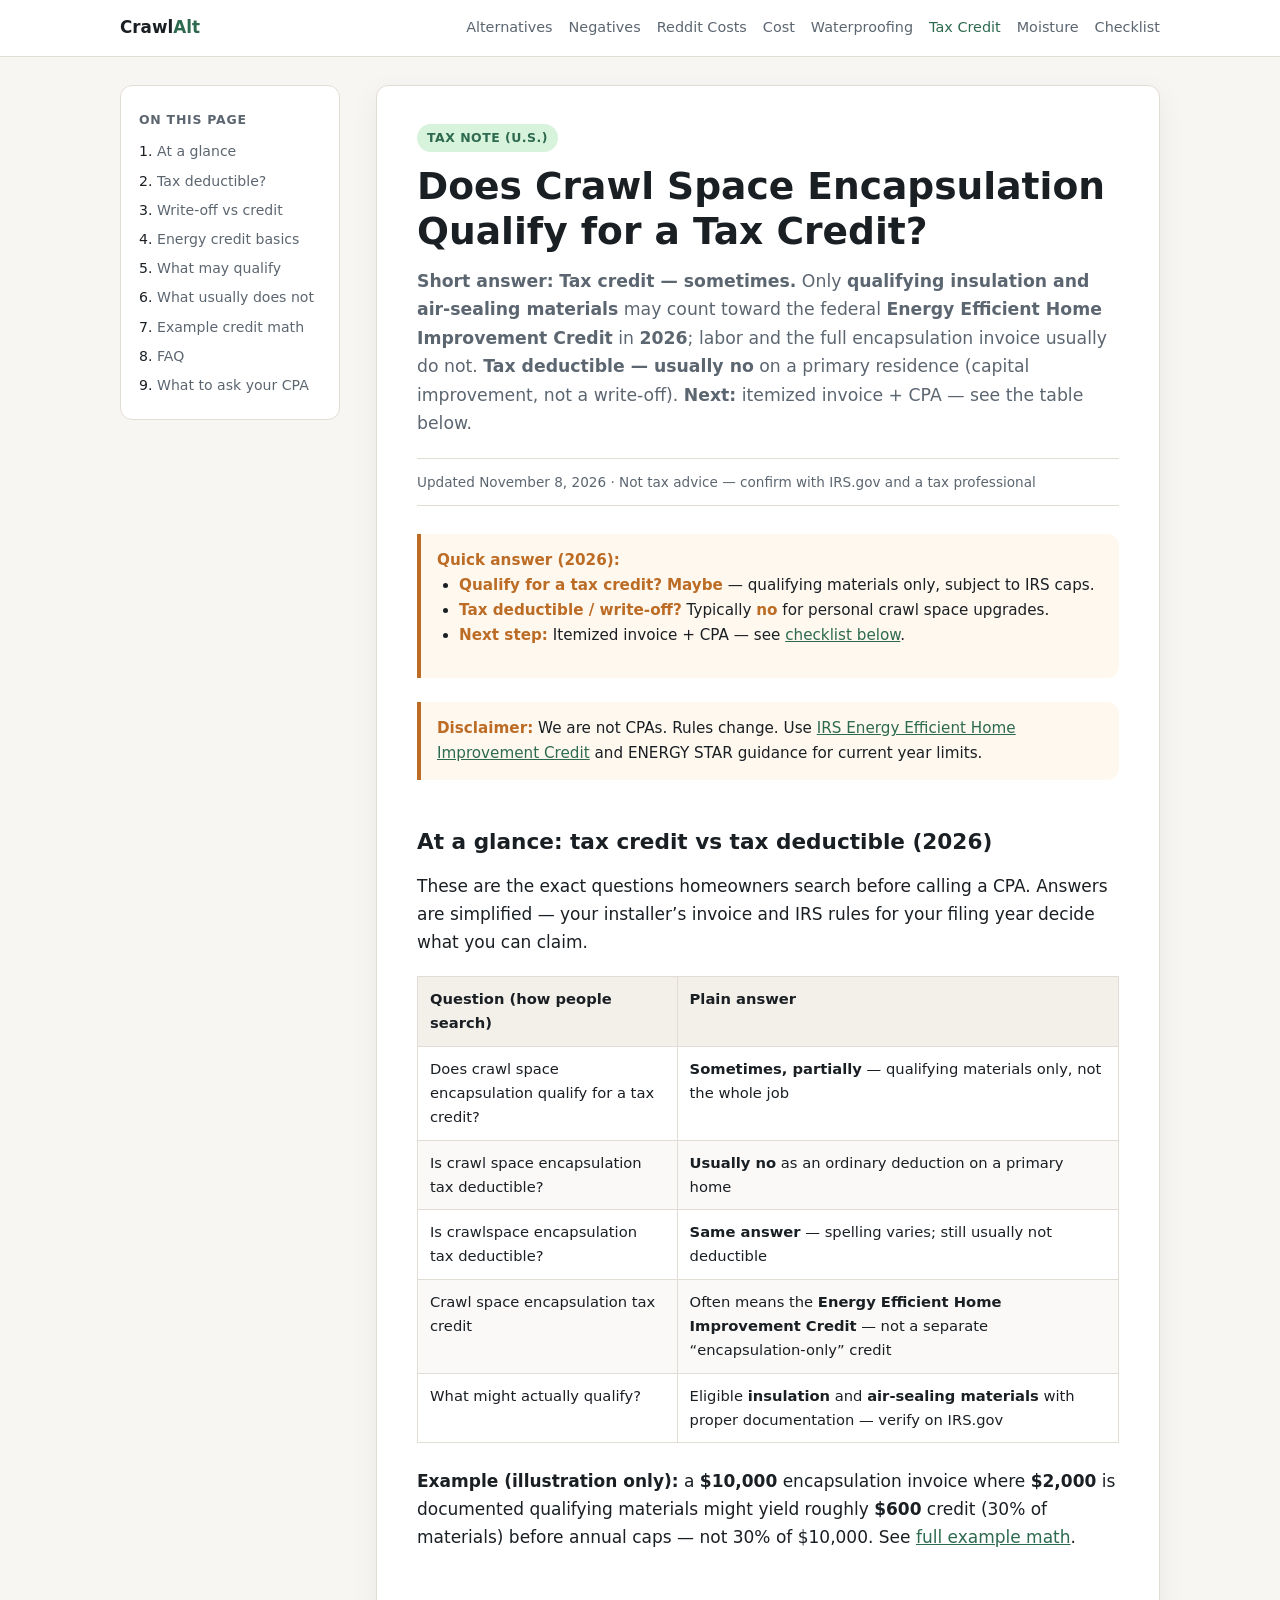
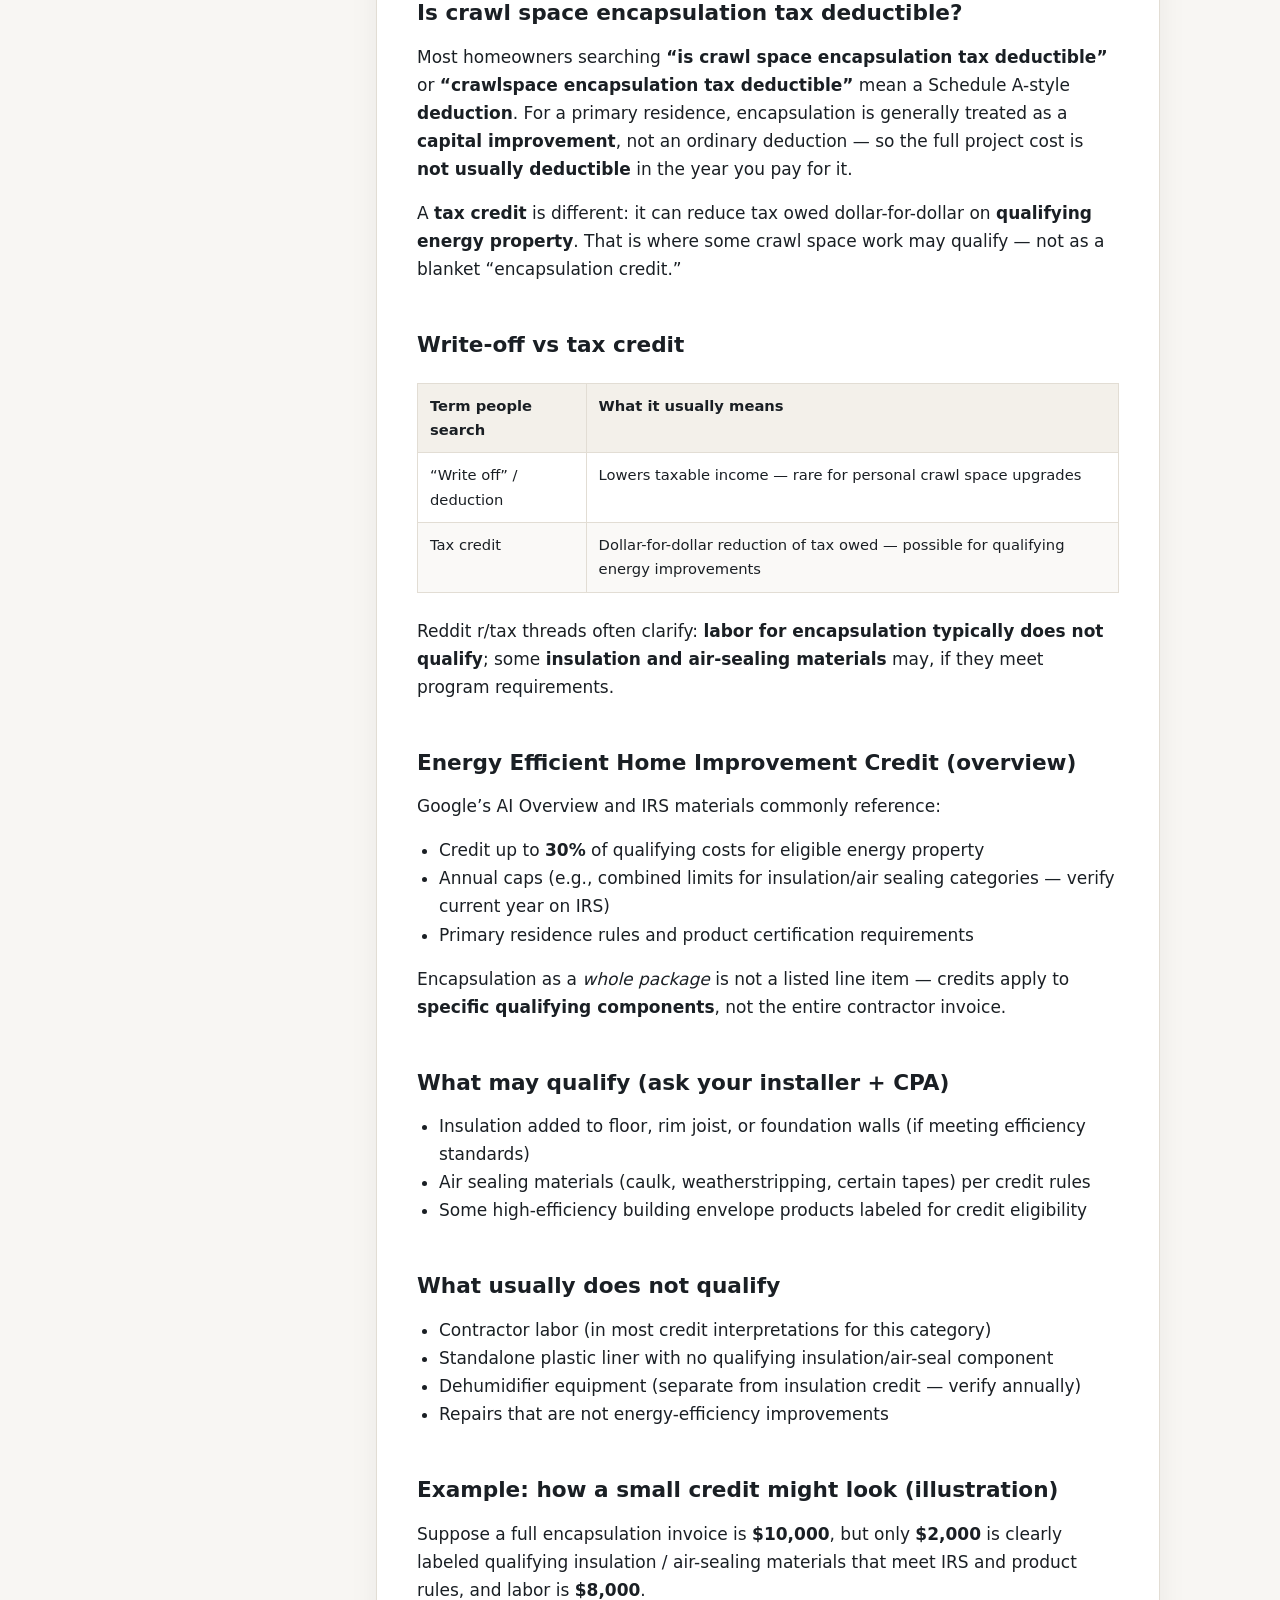
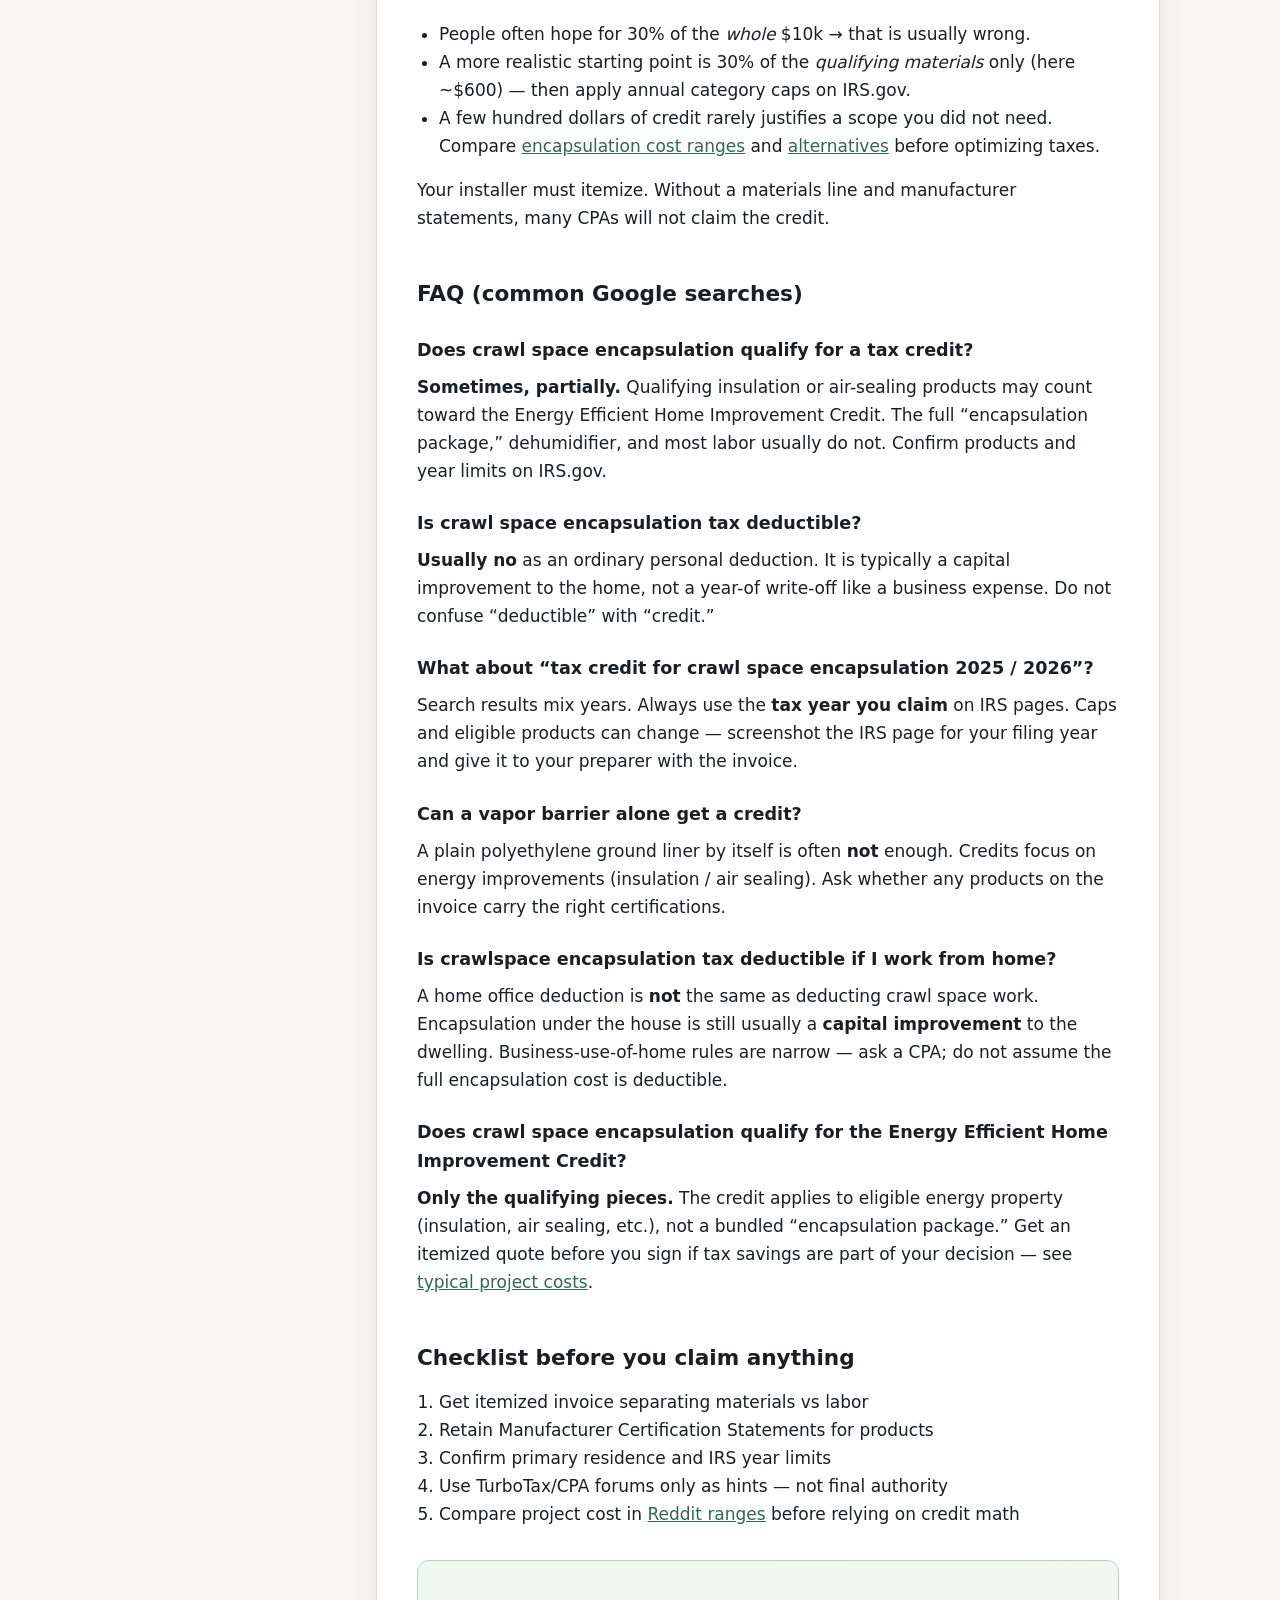
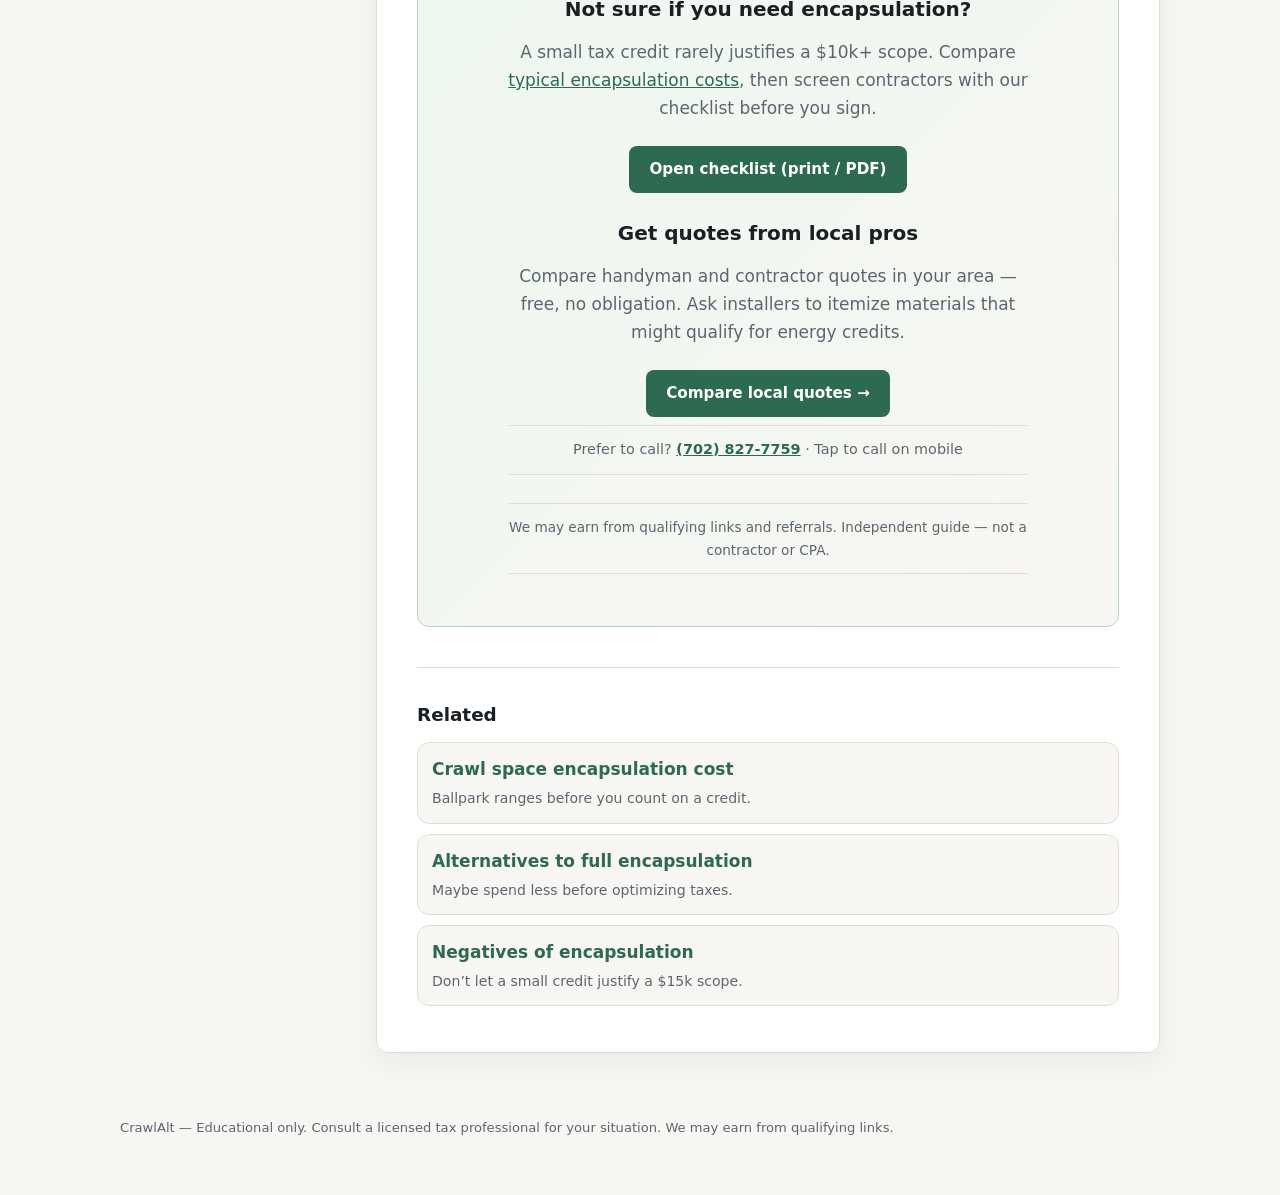
<file: tax-credit.html>
<!DOCTYPE html>
<html lang="en">
  <head>
    <meta charset="UTF-8" />
    <meta name="viewport" content="width=device-width, initial-scale=1.0" />
    <title>Does Crawl Space Encapsulation Qualify for a Tax Credit? (2026)</title>
    <meta
      name="description"
      content="Does crawl space encapsulation qualify for a tax credit in 2026? Sometimes — qualifying insulation/air-seal materials only, not labor. Tax deductible on a primary home? Usually no. Plain answers + example math for your CPA."
    />
    <link rel="stylesheet" href="css/style.css" />
    <link rel="canonical" href="https://crawlalt.com/tax-credit" />
  </head>
  <body>
    <header class="site-header">
      <div class="site-header-inner">
        <a class="brand" href="/">Crawl<span>Alt</span></a>
        <nav class="nav-links" aria-label="Primary">
          <a href="/">Alternatives</a>
          <a href="/negatives">Negatives</a>
          <a href="/diy-cost-reddit">Reddit Costs</a>
          <a href="/encapsulation-cost">Cost</a>
          <a href="/waterproofing-vs-encapsulation">Waterproofing</a>
          <a class="active" href="/tax-credit">Tax Credit</a>
          <a href="/moisture-signs">Moisture</a>
          <a href="/checklist">Checklist</a>
        </nav>
      </div>
    </header>

    <div class="layout">
      <aside class="toc">
        <h2>On this page</h2>
        <ol>
          <li><a href="#at-a-glance">At a glance</a></li>
          <li><a href="#deductible">Tax deductible?</a></li>
          <li><a href="#writeoff">Write-off vs credit</a></li>
          <li><a href="#credit">Energy credit basics</a></li>
          <li><a href="#qualify">What may qualify</a></li>
          <li><a href="#not">What usually does not</a></li>
          <li><a href="#example">Example credit math</a></li>
          <li><a href="#faq">FAQ</a></li>
          <li><a href="#steps">What to ask your CPA</a></li>
        </ol>
      </aside>

      <main>
        <article>
          <span class="eyebrow">Tax note (U.S.)</span>
          <h1>Does Crawl Space Encapsulation Qualify for a Tax Credit?</h1>
          <p class="dek">
            <strong>Short answer:</strong>
            <strong>Tax credit — sometimes.</strong> Only
            <strong>qualifying insulation and air-sealing materials</strong> may count toward the federal
            <strong>Energy Efficient Home Improvement Credit</strong> in <strong>2026</strong>; labor and the full
            encapsulation invoice usually do not.
            <strong>Tax deductible — usually no</strong> on a primary residence (capital improvement, not a write-off).
            <strong>Next:</strong> itemized invoice + CPA — see the table below.
          </p>
          <p class="meta">Updated November 8, 2026 · Not tax advice — confirm with IRS.gov and a tax professional</p>

          <div class="callout">
            <strong>Quick answer (2026):</strong>
            <ul>
              <li><strong>Qualify for a tax credit?</strong> <strong>Maybe</strong> — qualifying materials only, subject to IRS caps.</li>
              <li><strong>Tax deductible / write-off?</strong> Typically <strong>no</strong> for personal crawl space upgrades.</li>
              <li><strong>Next step:</strong> Itemized invoice + CPA — see <a href="#steps">checklist below</a>.</li>
            </ul>
          </div>

          <div class="callout">
            <strong>Disclaimer:</strong> We are not CPAs. Rules change. Use
            <a href="https://www.irs.gov/credits-deductions/energy-efficient-home-improvement-credit" rel="noopener noreferrer">IRS Energy Efficient Home Improvement Credit</a>
            and ENERGY STAR guidance for current year limits.
          </div>

          <h2 id="at-a-glance">At a glance: tax credit vs tax deductible (2026)</h2>
          <p>
            These are the exact questions homeowners search before calling a CPA. Answers are simplified — your
            installer’s invoice and IRS rules for your filing year decide what you can claim.
          </p>
          <table>
            <thead>
              <tr>
                <th>Question (how people search)</th>
                <th>Plain answer</th>
              </tr>
            </thead>
            <tbody>
              <tr>
                <td>Does crawl space encapsulation qualify for a tax credit?</td>
                <td><strong>Sometimes, partially</strong> — qualifying materials only, not the whole job</td>
              </tr>
              <tr>
                <td>Is crawl space encapsulation tax deductible?</td>
                <td><strong>Usually no</strong> as an ordinary deduction on a primary home</td>
              </tr>
              <tr>
                <td>Is crawlspace encapsulation tax deductible?</td>
                <td><strong>Same answer</strong> — spelling varies; still usually not deductible</td>
              </tr>
              <tr>
                <td>Crawl space encapsulation tax credit</td>
                <td>Often means the <strong>Energy Efficient Home Improvement Credit</strong> — not a separate “encapsulation-only” credit</td>
              </tr>
              <tr>
                <td>What might actually qualify?</td>
                <td>Eligible <strong>insulation</strong> and <strong>air-sealing materials</strong> with proper documentation — verify on IRS.gov</td>
              </tr>
            </tbody>
          </table>
          <p>
            <strong>Example (illustration only):</strong> a <strong>$10,000</strong> encapsulation invoice where
            <strong>$2,000</strong> is documented qualifying materials might yield roughly <strong>$600</strong> credit
            (30% of materials) before annual caps — not 30% of $10,000. See
            <a href="#example">full example math</a>.
          </p>

          <h2 id="deductible">Is crawl space encapsulation tax deductible?</h2>
          <p>
            Most homeowners searching <strong>“is crawl space encapsulation tax deductible”</strong> or
            <strong>“crawlspace encapsulation tax deductible”</strong> mean a Schedule A-style
            <strong>deduction</strong>. For a primary residence, encapsulation is generally treated as a
            <strong>capital improvement</strong>, not an ordinary deduction — so the full project cost is
            <strong>not usually deductible</strong> in the year you pay for it.
          </p>
          <p>
            A <strong>tax credit</strong> is different: it can reduce tax owed dollar-for-dollar on
            <strong>qualifying energy property</strong>. That is where some crawl space work may qualify —
            not as a blanket “encapsulation credit.”
          </p>

          <h2 id="writeoff">Write-off vs tax credit</h2>
          <table>
            <thead>
              <tr>
                <th>Term people search</th>
                <th>What it usually means</th>
              </tr>
            </thead>
            <tbody>
              <tr>
                <td>“Write off” / deduction</td>
                <td>Lowers taxable income — rare for personal crawl space upgrades</td>
              </tr>
              <tr>
                <td>Tax credit</td>
                <td>Dollar-for-dollar reduction of tax owed — possible for qualifying energy improvements</td>
              </tr>
            </tbody>
          </table>
          <p>
            Reddit r/tax threads often clarify: <strong>labor for encapsulation typically does not qualify</strong>;
            some <strong>insulation and air-sealing materials</strong> may, if they meet program requirements.
          </p>

          <h2 id="credit">Energy Efficient Home Improvement Credit (overview)</h2>
          <p>
            Google’s AI Overview and IRS materials commonly reference:
          </p>
          <ul>
            <li>Credit up to <strong>30%</strong> of qualifying costs for eligible energy property</li>
            <li>Annual caps (e.g., combined limits for insulation/air sealing categories — verify current year on IRS)</li>
            <li>Primary residence rules and product certification requirements</li>
          </ul>
          <p>
            Encapsulation as a <em>whole package</em> is not a listed line item — credits apply to
            <strong>specific qualifying components</strong>, not the entire contractor invoice.
          </p>

          <h2 id="qualify">What may qualify (ask your installer + CPA)</h2>
          <ul>
            <li>Insulation added to floor, rim joist, or foundation walls (if meeting efficiency standards)</li>
            <li>Air sealing materials (caulk, weatherstripping, certain tapes) per credit rules</li>
            <li>Some high-efficiency building envelope products labeled for credit eligibility</li>
          </ul>

          <h2 id="not">What usually does not qualify</h2>
          <ul>
            <li>Contractor labor (in most credit interpretations for this category)</li>
            <li>Standalone plastic liner with no qualifying insulation/air-seal component</li>
            <li>Dehumidifier equipment (separate from insulation credit — verify annually)</li>
            <li>Repairs that are not energy-efficiency improvements</li>
          </ul>

          <h2 id="example">Example: how a small credit might look (illustration)</h2>
          <p>
            Suppose a full encapsulation invoice is <strong>$10,000</strong>, but only
            <strong>$2,000</strong> is clearly labeled qualifying insulation / air-sealing materials that meet IRS and
            product rules, and labor is <strong>$8,000</strong>.
          </p>
          <ul>
            <li>People often hope for 30% of the <em>whole</em> $10k → that is usually wrong.</li>
            <li>
              A more realistic starting point is 30% of the <em>qualifying materials</em> only (here ~$600) — then apply
              annual category caps on IRS.gov.
            </li>
            <li>
              A few hundred dollars of credit rarely justifies a scope you did not need. Compare
              <a href="/encapsulation-cost">encapsulation cost ranges</a> and
              <a href="/">alternatives</a> before optimizing taxes.
            </li>
          </ul>
          <p>
            Your installer must itemize. Without a materials line and manufacturer statements, many CPAs will not
            claim the credit.
          </p>

          <h2 id="faq">FAQ (common Google searches)</h2>
          <h3>Does crawl space encapsulation qualify for a tax credit?</h3>
          <p>
            <strong>Sometimes, partially.</strong> Qualifying insulation or air-sealing products may count toward the
            Energy Efficient Home Improvement Credit. The full “encapsulation package,” dehumidifier, and most labor
            usually do not. Confirm products and year limits on IRS.gov.
          </p>
          <h3>Is crawl space encapsulation tax deductible?</h3>
          <p>
            <strong>Usually no</strong> as an ordinary personal deduction. It is typically a capital improvement to the
            home, not a year-of write-off like a business expense. Do not confuse “deductible” with “credit.”
          </p>
          <h3>What about “tax credit for crawl space encapsulation 2025 / 2026”?</h3>
          <p>
            Search results mix years. Always use the <strong>tax year you claim</strong> on IRS pages. Caps and eligible
            products can change — screenshot the IRS page for your filing year and give it to your preparer with the
            invoice.
          </p>
          <h3>Can a vapor barrier alone get a credit?</h3>
          <p>
            A plain polyethylene ground liner by itself is often <strong>not</strong> enough. Credits focus on energy
            improvements (insulation / air sealing). Ask whether any products on the invoice carry the right
            certifications.
          </p>
          <h3>Is crawlspace encapsulation tax deductible if I work from home?</h3>
          <p>
            A home office deduction is <strong>not</strong> the same as deducting crawl space work. Encapsulation under
            the house is still usually a <strong>capital improvement</strong> to the dwelling. Business-use-of-home
            rules are narrow — ask a CPA; do not assume the full encapsulation cost is deductible.
          </p>
          <h3>Does crawl space encapsulation qualify for the Energy Efficient Home Improvement Credit?</h3>
          <p>
            <strong>Only the qualifying pieces.</strong> The credit applies to eligible energy property (insulation,
            air sealing, etc.), not a bundled “encapsulation package.” Get an itemized quote before you sign if tax
            savings are part of your decision — see <a href="/encapsulation-cost">typical project costs</a>.
          </p>

          <h2 id="steps">Checklist before you claim anything</h2>
          <ol>
            <li>Get itemized invoice separating materials vs labor</li>
            <li>Retain Manufacturer Certification Statements for products</li>
            <li>Confirm primary residence and IRS year limits</li>
            <li>Use TurboTax/CPA forums only as hints — not final authority</li>
            <li>Compare project cost in <a href="/diy-cost-reddit">Reddit ranges</a> before relying on credit math</li>
          </ol>

          <section class="cta-box" aria-label="Next steps">
            <h2>Not sure if you need encapsulation?</h2>
            <p>
              A small tax credit rarely justifies a $10k+ scope. Compare
              <a href="/encapsulation-cost">typical encapsulation costs</a>, then screen contractors with our
              checklist before you sign.
            </p>
            <p>
              <a class="btn-primary" href="/checklist">Open checklist (print / PDF)</a>
            </p>
            <h2>Get quotes from local pros</h2>
            <p>
              Compare handyman and contractor quotes in your area — free, no obligation. Ask installers to
              itemize materials that might qualify for energy credits.
            </p>
            <p class="cta-actions">
              <a
                class="btn-primary"
                href="https://www.jdoqocy.com/click-101879827-17141193"
                rel="nofollow sponsored"
                target="_blank"
                referrerpolicy="no-referrer-when-downgrade"
                >Compare local quotes →</a
              >
            </p>
            <p class="cta-secondary meta">
              Prefer to call?
              <a href="tel:+17028277759">(702) 827-7759</a>
              · Tap to call on mobile
            </p>
            <p class="meta">
              We may earn from qualifying links and referrals. Independent guide — not a contractor or CPA.
            </p>
          </section>

          <section class="related">
            <h2>Related</h2>
            <ul>
              <li>
                <a href="/encapsulation-cost">Crawl space encapsulation cost</a>
                <span>Ballpark ranges before you count on a credit.</span>
              </li>
              <li>
                <a href="/">Alternatives to full encapsulation</a>
                <span>Maybe spend less before optimizing taxes.</span>
              </li>
              <li>
                <a href="/negatives">Negatives of encapsulation</a>
                <span>Don’t let a small credit justify a $15k scope.</span>
              </li>
            </ul>
          </section>
        </article>
      </main>
    </div>

    <footer class="site-footer">
      <p>
        CrawlAlt — Educational only. Consult a licensed tax professional for your situation. We may earn from
        qualifying links.
      </p>
    </footer>
  </body>
</html>
</file>
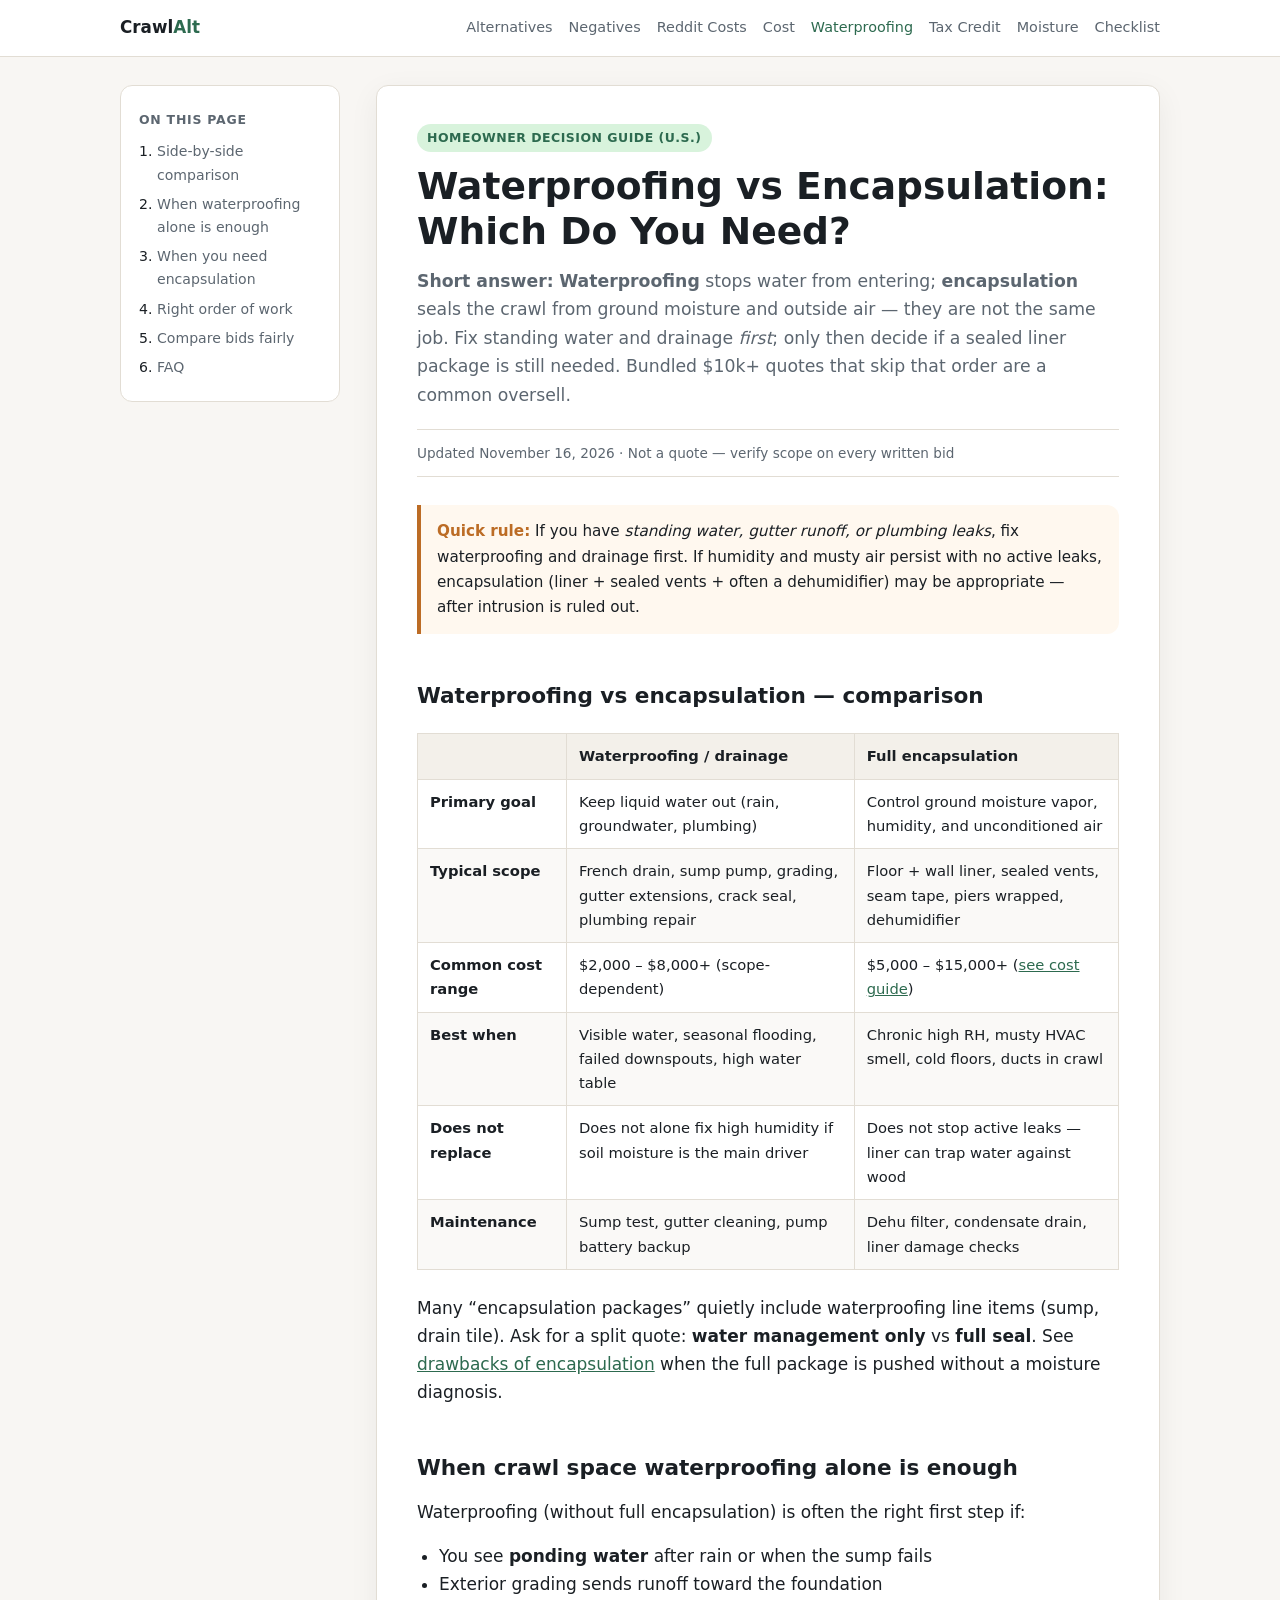
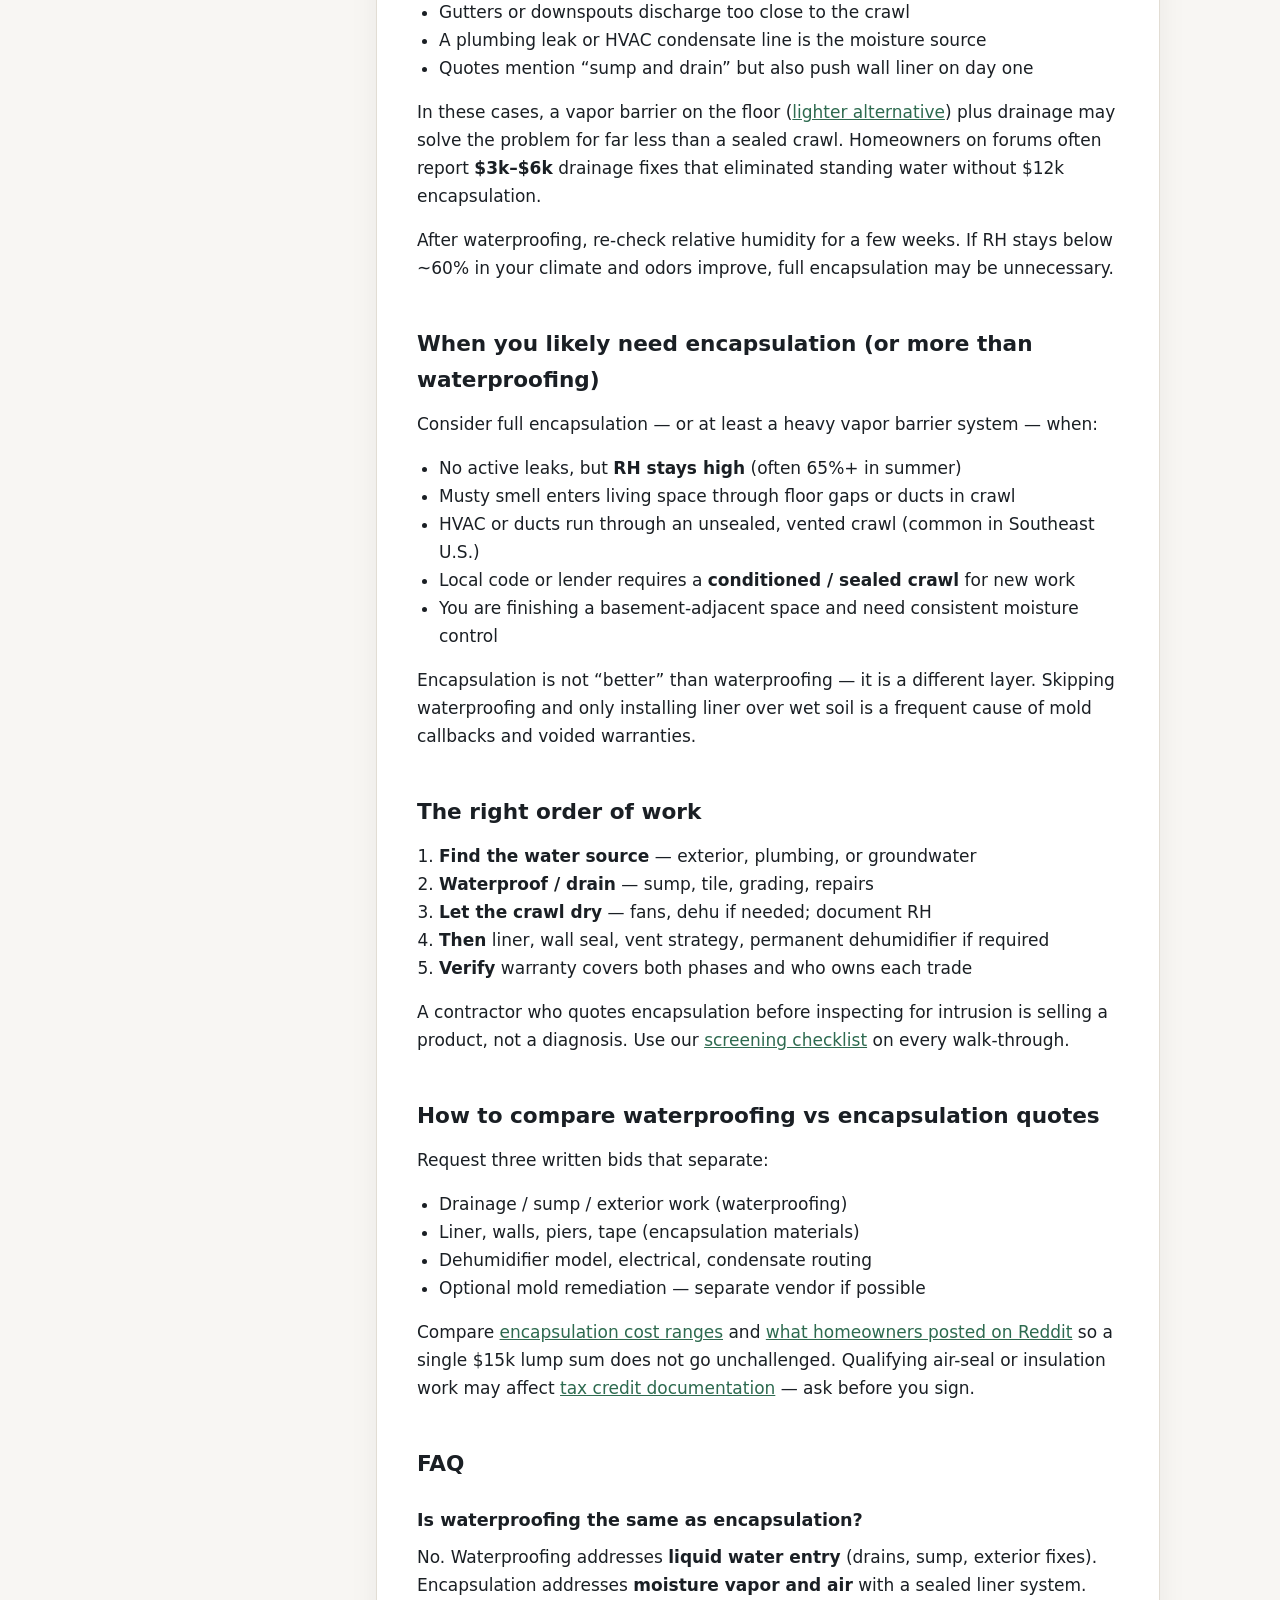
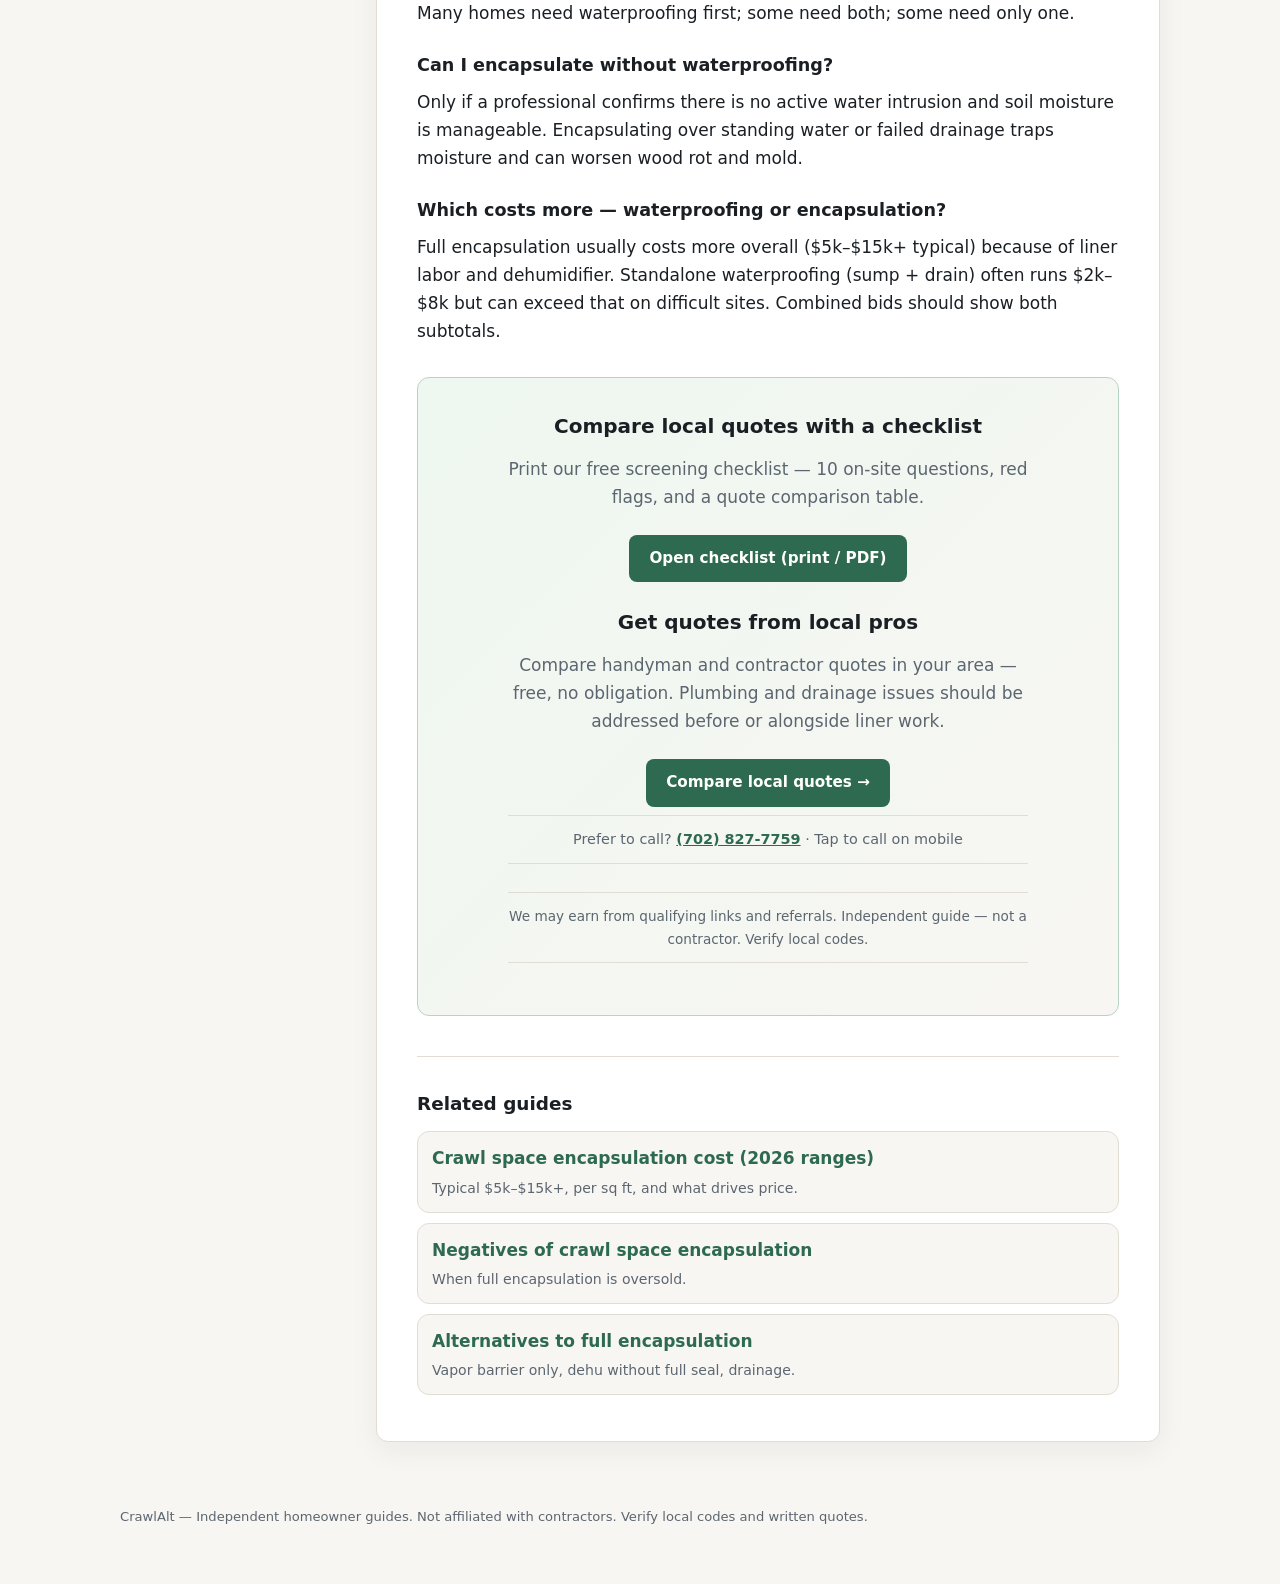
<file: waterproofing-vs-encapsulation.html>
<!DOCTYPE html>
<html lang="en">
  <head>
    <meta charset="UTF-8" />
    <meta name="viewport" content="width=device-width, initial-scale=1.0" />
    <title>Waterproofing vs Encapsulation: Which Do You Need? (2026)</title>
    <meta
      name="description"
      content="Crawl space waterproofing vs encapsulation: waterproofing stops water; encapsulation seals humidity. See which you need first — before a $10k+ bundled quote."
    />
    <link rel="stylesheet" href="css/style.css" />
    <link rel="canonical" href="https://crawlalt.com/waterproofing-vs-encapsulation" />
  </head>
  <body>
    <header class="site-header">
      <div class="site-header-inner">
        <a class="brand" href="/">Crawl<span>Alt</span></a>
        <nav class="nav-links" aria-label="Primary">
          <a href="/">Alternatives</a>
          <a href="/negatives">Negatives</a>
          <a href="/diy-cost-reddit">Reddit Costs</a>
          <a href="/encapsulation-cost">Cost</a>
          <a class="active" href="/waterproofing-vs-encapsulation">Waterproofing</a>
          <a href="/tax-credit">Tax Credit</a>
          <a href="/moisture-signs">Moisture</a>
          <a href="/checklist">Checklist</a>
        </nav>
      </div>
    </header>

    <div class="layout">
      <aside class="toc">
        <h2>On this page</h2>
        <ol>
          <li><a href="#compare">Side-by-side comparison</a></li>
          <li><a href="#waterproofing-only">When waterproofing alone is enough</a></li>
          <li><a href="#need-encapsulation">When you need encapsulation</a></li>
          <li><a href="#order">Right order of work</a></li>
          <li><a href="#quotes">Compare bids fairly</a></li>
          <li><a href="#faq">FAQ</a></li>
        </ol>
      </aside>

      <main>
        <article>
          <span class="eyebrow">Homeowner decision guide (U.S.)</span>
          <h1>Waterproofing vs Encapsulation: Which Do You Need?</h1>
          <p class="dek">
            <strong>Short answer:</strong> <strong>Waterproofing</strong> stops water from entering;
            <strong>encapsulation</strong> seals the crawl from ground moisture and outside air — they are not the same job.
            Fix standing water and drainage <em>first</em>; only then decide if a sealed liner package is still needed.
            Bundled $10k+ quotes that skip that order are a common oversell.
          </p>
          <p class="meta">Updated November 16, 2026 · Not a quote — verify scope on every written bid</p>

          <div class="callout">
            <strong>Quick rule:</strong> If you have <em>standing water, gutter runoff, or plumbing leaks</em>,
            fix waterproofing and drainage first. If humidity and musty air persist with no active leaks,
            encapsulation (liner + sealed vents + often a dehumidifier) may be appropriate — after intrusion is
            ruled out.
          </div>

          <h2 id="compare">Waterproofing vs encapsulation — comparison</h2>
          <table>
            <thead>
              <tr>
                <th></th>
                <th>Waterproofing / drainage</th>
                <th>Full encapsulation</th>
              </tr>
            </thead>
            <tbody>
              <tr>
                <td><strong>Primary goal</strong></td>
                <td>Keep liquid water out (rain, groundwater, plumbing)</td>
                <td>Control ground moisture vapor, humidity, and unconditioned air</td>
              </tr>
              <tr>
                <td><strong>Typical scope</strong></td>
                <td>French drain, sump pump, grading, gutter extensions, crack seal, plumbing repair</td>
                <td>Floor + wall liner, sealed vents, seam tape, piers wrapped, dehumidifier</td>
              </tr>
              <tr>
                <td><strong>Common cost range</strong></td>
                <td>$2,000 – $8,000+ (scope-dependent)</td>
                <td>$5,000 – $15,000+ (<a href="/encapsulation-cost">see cost guide</a>)</td>
              </tr>
              <tr>
                <td><strong>Best when</strong></td>
                <td>Visible water, seasonal flooding, failed downspouts, high water table</td>
                <td>Chronic high RH, musty HVAC smell, cold floors, ducts in crawl</td>
              </tr>
              <tr>
                <td><strong>Does not replace</strong></td>
                <td>Does not alone fix high humidity if soil moisture is the main driver</td>
                <td>Does not stop active leaks — liner can trap water against wood</td>
              </tr>
              <tr>
                <td><strong>Maintenance</strong></td>
                <td>Sump test, gutter cleaning, pump battery backup</td>
                <td>Dehu filter, condensate drain, liner damage checks</td>
              </tr>
            </tbody>
          </table>
          <p>
            Many “encapsulation packages” quietly include waterproofing line items (sump, drain tile). Ask for a
            split quote: <strong>water management only</strong> vs <strong>full seal</strong>. See
            <a href="/negatives">drawbacks of encapsulation</a> when the full package is pushed without a moisture
            diagnosis.
          </p>

          <h2 id="waterproofing-only">When crawl space waterproofing alone is enough</h2>
          <p>Waterproofing (without full encapsulation) is often the right first step if:</p>
          <ul>
            <li>You see <strong>ponding water</strong> after rain or when the sump fails</li>
            <li>Exterior grading sends runoff toward the foundation</li>
            <li>Gutters or downspouts discharge too close to the crawl</li>
            <li>A plumbing leak or HVAC condensate line is the moisture source</li>
            <li>Quotes mention “sump and drain” but also push wall liner on day one</li>
          </ul>
          <p>
            In these cases, a vapor barrier on the floor (<a href="/">lighter alternative</a>) plus drainage may
            solve the problem for far less than a sealed crawl. Homeowners on forums often report
            <strong>$3k–$6k</strong> drainage fixes that eliminated standing water without $12k encapsulation.
          </p>
          <p>
            After waterproofing, re-check relative humidity for a few weeks. If RH stays below ~60% in your climate
            and odors improve, full encapsulation may be unnecessary.
          </p>

          <h2 id="need-encapsulation">When you likely need encapsulation (or more than waterproofing)</h2>
          <p>Consider full encapsulation — or at least a heavy vapor barrier system — when:</p>
          <ul>
            <li>No active leaks, but <strong>RH stays high</strong> (often 65%+ in summer)</li>
            <li>Musty smell enters living space through floor gaps or ducts in crawl</li>
            <li>HVAC or ducts run through an unsealed, vented crawl (common in Southeast U.S.)</li>
            <li>Local code or lender requires a <strong>conditioned / sealed crawl</strong> for new work</li>
            <li>You are finishing a basement-adjacent space and need consistent moisture control</li>
          </ul>
          <p>
            Encapsulation is not “better” than waterproofing — it is a different layer. Skipping waterproofing and
            only installing liner over wet soil is a frequent cause of mold callbacks and voided warranties.
          </p>

          <h2 id="order">The right order of work</h2>
          <ol>
            <li><strong>Find the water source</strong> — exterior, plumbing, or groundwater</li>
            <li><strong>Waterproof / drain</strong> — sump, tile, grading, repairs</li>
            <li><strong>Let the crawl dry</strong> — fans, dehu if needed; document RH</li>
            <li><strong>Then</strong> liner, wall seal, vent strategy, permanent dehumidifier if required</li>
            <li><strong>Verify</strong> warranty covers both phases and who owns each trade</li>
          </ol>
          <p>
            A contractor who quotes encapsulation before inspecting for intrusion is selling a product, not a
            diagnosis. Use our <a href="/checklist">screening checklist</a> on every walk-through.
          </p>

          <h2 id="quotes">How to compare waterproofing vs encapsulation quotes</h2>
          <p>Request three written bids that separate:</p>
          <ul>
            <li>Drainage / sump / exterior work (waterproofing)</li>
            <li>Liner, walls, piers, tape (encapsulation materials)</li>
            <li>Dehumidifier model, electrical, condensate routing</li>
            <li>Optional mold remediation — separate vendor if possible</li>
          </ul>
          <p>
            Compare <a href="/encapsulation-cost">encapsulation cost ranges</a> and
            <a href="/diy-cost-reddit">what homeowners posted on Reddit</a> so a single $15k lump sum does not go
            unchallenged. Qualifying air-seal or insulation work may affect
            <a href="/tax-credit">tax credit documentation</a> — ask before you sign.
          </p>

          <h2 id="faq">FAQ</h2>
          <h3>Is waterproofing the same as encapsulation?</h3>
          <p>
            No. Waterproofing addresses <strong>liquid water entry</strong> (drains, sump, exterior fixes).
            Encapsulation addresses <strong>moisture vapor and air</strong> with a sealed liner system. Many homes
            need waterproofing first; some need both; some need only one.
          </p>
          <h3>Can I encapsulate without waterproofing?</h3>
          <p>
            Only if a professional confirms there is no active water intrusion and soil moisture is manageable.
            Encapsulating over standing water or failed drainage traps moisture and can worsen wood rot and mold.
          </p>
          <h3>Which costs more — waterproofing or encapsulation?</h3>
          <p>
            Full encapsulation usually costs more overall ($5k–$15k+ typical) because of liner labor and
            dehumidifier. Standalone waterproofing (sump + drain) often runs $2k–$8k but can exceed that on difficult
            sites. Combined bids should show both subtotals.
          </p>

          <section class="cta-box" aria-label="Next steps">
            <h2>Compare local quotes with a checklist</h2>
            <p>
              Print our free screening checklist — 10 on-site questions, red flags, and a quote comparison table.
            </p>
            <p>
              <a class="btn-primary" href="/checklist">Open checklist (print / PDF)</a>
            </p>
            <h2>Get quotes from local pros</h2>
            <p>
              Compare handyman and contractor quotes in your area — free, no obligation. Plumbing and
              drainage issues should be addressed before or alongside liner work.
            </p>
            <p class="cta-actions">
              <a
                class="btn-primary"
                href="https://www.jdoqocy.com/click-101879827-17141193"
                rel="nofollow sponsored"
                target="_blank"
                referrerpolicy="no-referrer-when-downgrade"
                >Compare local quotes →</a
              >
            </p>
            <p class="cta-secondary meta">
              Prefer to call?
              <a href="tel:+17028277759">(702) 827-7759</a>
              · Tap to call on mobile
            </p>
            <p class="meta">
              We may earn from qualifying links and referrals. Independent guide — not a contractor. Verify local codes.
            </p>
          </section>

          <section class="related">
            <h2>Related guides</h2>
            <ul>
              <li>
                <a href="/encapsulation-cost">Crawl space encapsulation cost (2026 ranges)</a>
                <span>Typical $5k–$15k+, per sq ft, and what drives price.</span>
              </li>
              <li>
                <a href="/negatives">Negatives of crawl space encapsulation</a>
                <span>When full encapsulation is oversold.</span>
              </li>
              <li>
                <a href="/">Alternatives to full encapsulation</a>
                <span>Vapor barrier only, dehu without full seal, drainage.</span>
              </li>
            </ul>
          </section>
        </article>
      </main>
    </div>

    <footer class="site-footer">
      <p>CrawlAlt — Independent homeowner guides. Not affiliated with contractors. Verify local codes and written quotes.</p>
    </footer>
  </body>
</html>
</file>
<file: css/style.css>
:root {
  --bg: #f8f6f3;
  --surface: #ffffff;
  --text: #1a1f24;
  --muted: #5c6670;
  --accent: #2d6a4f;
  --accent-soft: #d8f3dc;
  --border: #e2ddd4;
  --warn: #bc6c25;
  --radius: 12px;
  --shadow: 0 8px 30px rgba(26, 31, 36, 0.06);
  --max: 760px;
  --font: "Segoe UI", system-ui, -apple-system, sans-serif;
}

* {
  box-sizing: border-box;
}

html {
  scroll-behavior: smooth;
}

body {
  margin: 0;
  font-family: var(--font);
  font-size: 17px;
  line-height: 1.65;
  color: var(--text);
  background: var(--bg);
}

a {
  color: var(--accent);
}

a:hover {
  text-decoration: underline;
}

.site-header {
  background: var(--surface);
  border-bottom: 1px solid var(--border);
  position: sticky;
  top: 0;
  z-index: 10;
}

.site-header-inner {
  max-width: 1080px;
  margin: 0 auto;
  padding: 14px 20px;
  display: flex;
  align-items: center;
  justify-content: space-between;
  gap: 16px;
}

.brand {
  font-weight: 700;
  font-size: 1.05rem;
  color: var(--text);
  text-decoration: none;
}

.brand span {
  color: var(--accent);
}

.nav-links {
  display: flex;
  flex-wrap: wrap;
  gap: 8px 16px;
  font-size: 0.9rem;
}

.nav-links a {
  color: var(--muted);
  text-decoration: none;
}

.nav-links a:hover,
.nav-links a.active {
  color: var(--accent);
}

.layout {
  max-width: 1080px;
  margin: 0 auto;
  padding: 28px 20px 64px;
  display: grid;
  grid-template-columns: 220px minmax(0, 1fr);
  gap: 36px;
  align-items: start;
}

@media (max-width: 900px) {
  .layout {
    grid-template-columns: 1fr;
  }

  .toc {
    display: none;
  }
}

.toc {
  position: sticky;
  top: 72px;
  background: var(--surface);
  border: 1px solid var(--border);
  border-radius: var(--radius);
  padding: 16px 18px;
  font-size: 0.88rem;
}

.toc h2 {
  margin: 0 0 10px;
  font-size: 0.78rem;
  text-transform: uppercase;
  letter-spacing: 0.06em;
  color: var(--muted);
}

.toc ol {
  margin: 0;
  padding-left: 18px;
}

.toc li {
  margin: 6px 0;
}

.toc a {
  color: var(--muted);
  text-decoration: none;
}

.toc a:hover {
  color: var(--accent);
}

article {
  background: var(--surface);
  border: 1px solid var(--border);
  border-radius: var(--radius);
  box-shadow: var(--shadow);
  padding: 36px 40px;
}

@media (max-width: 640px) {
  article {
    padding: 24px 18px;
  }
}

.eyebrow {
  display: inline-block;
  background: var(--accent-soft);
  color: var(--accent);
  font-size: 0.78rem;
  font-weight: 600;
  letter-spacing: 0.04em;
  text-transform: uppercase;
  padding: 4px 10px;
  border-radius: 999px;
  margin-bottom: 12px;
}

h1 {
  font-size: clamp(1.75rem, 4vw, 2.35rem);
  line-height: 1.2;
  margin: 0 0 12px;
}

.dek {
  font-size: 1.08rem;
  color: var(--muted);
  margin: 0 0 20px;
}

.meta {
  font-size: 0.85rem;
  color: var(--muted);
  border-top: 1px solid var(--border);
  border-bottom: 1px solid var(--border);
  padding: 12px 0;
  margin-bottom: 28px;
}

.callout {
  background: #fff8ef;
  border-left: 4px solid var(--warn);
  padding: 14px 16px;
  border-radius: 0 var(--radius) var(--radius) 0;
  margin: 24px 0;
  font-size: 0.95rem;
}

.callout strong {
  color: var(--warn);
}

h2 {
  font-size: 1.35rem;
  margin: 36px 0 12px;
  padding-top: 8px;
}

h3 {
  font-size: 1.1rem;
  margin: 24px 0 8px;
}

p,
ul,
ol {
  margin: 0 0 16px;
}

ul,
ol {
  padding-left: 22px;
}

table {
  width: 100%;
  border-collapse: collapse;
  font-size: 0.92rem;
  margin: 20px 0 24px;
}

th,
td {
  border: 1px solid var(--border);
  padding: 10px 12px;
  text-align: left;
  vertical-align: top;
}

th {
  background: #f3f0ea;
  font-weight: 600;
}

tr:nth-child(even) td {
  background: #faf9f7;
}

.tag {
  display: inline-block;
  font-size: 0.75rem;
  font-weight: 600;
  padding: 2px 8px;
  border-radius: 999px;
  background: var(--accent-soft);
  color: var(--accent);
}

.tag.warn {
  background: #fde8d8;
  color: #9a3412;
}

.card-grid {
  display: grid;
  grid-template-columns: repeat(auto-fit, minmax(220px, 1fr));
  gap: 14px;
  margin: 20px 0;
}

.card {
  border: 1px solid var(--border);
  border-radius: var(--radius);
  padding: 16px;
  background: #faf9f7;
}

.card h3 {
  margin-top: 0;
  font-size: 1rem;
}

.related {
  margin-top: 40px;
  padding-top: 24px;
  border-top: 1px solid var(--border);
}

.related h2 {
  margin-top: 0;
  font-size: 1.15rem;
}

.related ul {
  list-style: none;
  padding: 0;
  margin: 0;
}

.related li {
  margin: 10px 0;
  padding: 12px 14px;
  background: var(--bg);
  border-radius: var(--radius);
  border: 1px solid var(--border);
}

.related a {
  font-weight: 600;
  text-decoration: none;
}

.related span {
  display: block;
  font-size: 0.88rem;
  color: var(--muted);
  margin-top: 4px;
}

.site-footer {
  max-width: 1080px;
  margin: 0 auto;
  padding: 0 20px 40px;
  font-size: 0.82rem;
  color: var(--muted);
}

.badge-soon {
  font-size: 0.72rem;
  background: #eee;
  color: #666;
  padding: 2px 6px;
  border-radius: 4px;
  margin-left: 6px;
  vertical-align: middle;
}

.cta-box {
  background: linear-gradient(135deg, #eef7f0 0%, #f8f6f3 100%);
  border: 1px solid #b7d4c3;
  border-radius: var(--radius);
  padding: 24px 28px;
  margin: 32px 0;
  text-align: center;
}

.cta-box h2 {
  margin-top: 0;
  font-size: 1.25rem;
}

.cta-box p {
  color: var(--muted);
  max-width: 520px;
  margin-left: auto;
  margin-right: auto;
}

.cta-actions {
  margin: 12px 0 4px;
}

.cta-secondary {
  margin-top: 8px;
  font-size: 0.9rem;
}

.cta-secondary a {
  font-weight: 600;
}

.btn-primary,
.btn-ghost {
  display: inline-block;
  margin: 8px 6px 0;
  padding: 11px 20px;
  border-radius: 8px;
  font-size: 0.95rem;
  font-weight: 600;
  text-decoration: none;
  cursor: pointer;
  border: none;
  font-family: inherit;
}

.btn-primary {
  background: var(--accent);
  color: #fff;
}

.btn-primary:hover {
  background: #245a42;
  color: #fff;
  text-decoration: none;
}

.btn-ghost {
  background: var(--surface);
  color: var(--accent);
  border: 1px solid var(--border);
}

.layout-single {
  grid-template-columns: 1fr;
  max-width: 820px;
}

.checklist-doc .check-list {
  list-style: none;
  padding-left: 0;
}

.check-list li {
  display: flex;
  gap: 12px;
  align-items: flex-start;
  margin-bottom: 10px;
}

.check-list .box {
  flex-shrink: 0;
  width: 18px;
  height: 18px;
  border: 2px solid var(--text);
  border-radius: 3px;
  margin-top: 3px;
}

.check-list.numbered {
  counter-reset: chk;
}

.check-list.numbered li {
  counter-increment: chk;
}

.check-list.numbered li::before {
  content: counter(chk) ".";
  font-weight: 600;
  min-width: 1.4rem;
}

.fill-table td {
  min-height: 36px;
  height: 40px;
}

.cta-bar {
  display: flex;
  flex-wrap: wrap;
  gap: 10px;
  margin-bottom: 24px;
}

.print-footer {
  margin-top: 40px;
  font-size: 0.8rem;
  color: var(--muted);
  border-top: 1px dashed var(--border);
  padding-top: 16px;
}

@media print {
  .no-print {
    display: none !important;
  }

  body {
    background: #fff;
    font-size: 12pt;
  }

  article {
    box-shadow: none;
    border: none;
    padding: 0;
  }

  .site-header,
  .site-footer {
    display: none;
  }
}
</file>
